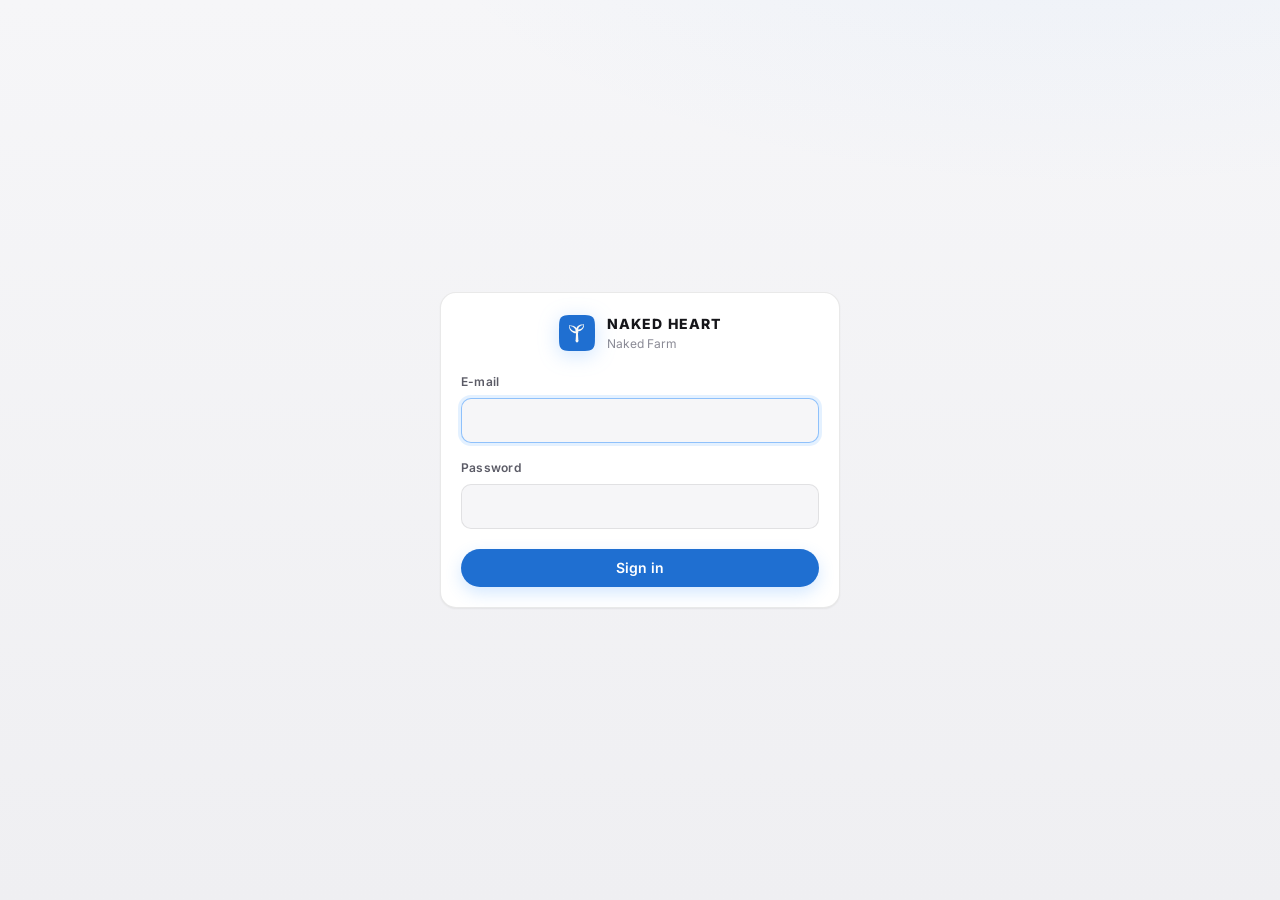
<file: index.html>
<!doctype html>
<html lang="en">
<head>
  <meta charset="utf-8">
  <meta name="viewport" content="width=device-width, initial-scale=1">
  <title>Naked Heart – Run the FarmBox</title>
  <meta name="description" content="Run a FarmBox: people, plans, procedures, crops.">
  <meta name="theme-color" content="#0b0b0d">
  <script>
    // The saved theme before the first paint, so a light console never flashes dark.
    (function () {
      var t = 'system';
      try { t = localStorage.getItem('fbc_theme') || 'system'; } catch (e) {}
      if (t === 'system') t = matchMedia('(prefers-color-scheme: dark)').matches ? 'dark' : 'light';
      document.documentElement.dataset.theme = t === 'light' ? 'light' : 'dark';
      // the zoom of the top bar is gone (19 Nov 2026): the browser's own zoom does it; an old saved one is dropped
      try { localStorage.removeItem('fbc_zoom'); } catch (e) {}
    })();
  </script>
  <link rel="preconnect" href="https://fonts.googleapis.com">
  <link rel="preconnect" href="https://fonts.gstatic.com" crossorigin>
  <link rel="stylesheet" href="https://fonts.googleapis.com/css2?family=Inter:wght@400;500;600;700;800&display=swap">
  <!-- bump ?v when the stylesheet changes: a static host will serve the old one otherwise -->
  <link rel="stylesheet" href="styles.css?v=20261126c">
  <link rel="manifest" href="manifest.json">
  <link rel="icon" href="icons/icon-192.png?v=6" sizes="192x192" type="image/png">
  <link rel="apple-touch-icon" href="icons/apple-touch-icon.png?v=6">
  <meta name="apple-mobile-web-app-capable" content="yes">
  <meta name="apple-mobile-web-app-title" content="Naked Heart">
</head>
<body>

<!-- sign in ─────────────────────────────────────────────────────────────── -->
<main class="signin" id="signin" hidden>
  <form class="card card-pad" id="signinForm">
    <div class="brand">
      <span class="mark" aria-hidden="true"><svg viewBox="0 0 100 100" aria-hidden="true"><path d="M100.00,50.00 L99.83,72.14 L99.31,79.12 L98.44,84.05 L97.20,87.89 L95.58,91.00 L93.53,93.53 L91.00,95.58 L87.89,97.20 L84.05,98.44 L79.12,99.31 L72.14,99.83 L50.00,100.00 L27.86,99.83 L20.88,99.31 L15.95,98.44 L12.11,97.20 L9.00,95.58 L6.47,93.53 L4.42,91.00 L2.80,87.89 L1.56,84.05 L0.69,79.12 L0.17,72.14 L0.00,50.00 L0.17,27.86 L0.69,20.88 L1.56,15.95 L2.80,12.11 L4.42,9.00 L6.47,6.47 L9.00,4.42 L12.11,2.80 L15.95,1.56 L20.88,0.69 L27.86,0.17 L50.00,0.00 L72.14,0.17 L79.12,0.69 L84.05,1.56 L87.89,2.80 L91.00,4.42 L93.53,6.47 L95.58,9.00 L97.20,12.11 L98.44,15.95 L99.31,20.88 L99.83,27.86 Z" fill="var(--brand-tile, #D97757)"/><g fill="#FAF9F5" transform="translate(18.00 16.40) scale(2.6667)"><path d="M13.45,21.00 L13.41,20.36 L13.38,19.71 L13.34,19.07 L13.31,18.43 L13.27,17.79 L13.24,17.14 L13.20,16.50 L13.16,15.86 L13.13,15.21 L13.09,14.57 L13.06,13.93 L13.02,13.29 L12.99,12.64 L12.95,12.00 L11.05,12.00 L11.01,12.64 L10.98,13.29 L10.94,13.93 L10.91,14.57 L10.87,15.21 L10.84,15.86 L10.80,16.50 L10.76,17.14 L10.73,17.79 L10.69,18.43 L10.66,19.07 L10.62,19.71 L10.59,20.36 L10.55,21.00 Z"/><circle cx="12.00" cy="21.00" r="1.45"/><circle cx="12.00" cy="12.00" r="0.95"/><path d="M13.30,11.93 L13.15,11.03 L12.92,10.10 L12.59,9.23 L12.16,8.43 L11.65,7.69 L11.06,7.02 L10.39,6.43 L9.65,5.93 L8.85,5.51 L7.99,5.17 L7.07,4.92 L6.10,4.76 L5.07,4.68 L4.01,4.70 L3.99,5.30 L5.01,5.41 L5.94,5.60 L6.79,5.87 L7.56,6.21 L8.24,6.61 L8.85,7.06 L9.36,7.57 L9.79,8.11 L10.14,8.69 L10.42,9.30 L10.61,9.94 L10.72,10.60 L10.75,11.29 L10.70,12.07 Z"/><circle cx="12.00" cy="12.00" r="1.30"/><circle cx="4.00" cy="5.00" r="0.30"/><path d="M3.70,5.02 L3.70,5.88 L3.80,6.73 L3.98,7.56 L4.26,8.36 L4.64,9.12 L5.11,9.84 L5.67,10.50 L6.33,11.10 L7.07,11.64 L7.90,12.10 L8.82,12.48 L9.81,12.78 L10.87,12.99 L11.95,13.10 L12.05,10.90 L11.05,10.92 L10.16,10.86 L9.33,10.73 L8.55,10.52 L7.83,10.25 L7.18,9.91 L6.58,9.50 L6.04,9.03 L5.57,8.50 L5.16,7.91 L4.82,7.26 L4.57,6.56 L4.39,5.80 L4.30,4.98 Z"/><circle cx="4.00" cy="5.00" r="0.30"/><circle cx="12.00" cy="12.00" r="1.10"/><path d="M13.30,10.07 L13.24,9.39 L13.25,8.81 L13.33,8.25 L13.48,7.71 L13.69,7.20 L13.97,6.72 L14.32,6.26 L14.75,5.83 L15.26,5.44 L15.85,5.10 L16.52,4.81 L17.27,4.57 L18.10,4.40 L19.01,4.30 L18.99,3.70 L18.04,3.67 L17.12,3.73 L16.26,3.85 L15.44,4.05 L14.67,4.33 L13.96,4.69 L13.30,5.12 L12.71,5.62 L12.18,6.20 L11.73,6.85 L11.35,7.56 L11.05,8.32 L10.84,9.14 L10.70,9.93 Z"/><circle cx="12.00" cy="10.00" r="1.30"/><circle cx="19.00" cy="4.00" r="0.30"/><path d="M18.70,3.98 L18.62,4.70 L18.46,5.35 L18.24,5.95 L17.95,6.50 L17.60,6.99 L17.20,7.43 L16.74,7.81 L16.23,8.14 L15.66,8.41 L15.04,8.63 L14.37,8.79 L13.64,8.89 L12.85,8.93 L11.96,8.90 L12.04,11.10 L13.02,11.00 L13.97,10.81 L14.86,10.55 L15.67,10.22 L16.40,9.81 L17.06,9.34 L17.64,8.81 L18.13,8.23 L18.53,7.61 L18.85,6.94 L19.08,6.24 L19.23,5.52 L19.30,4.77 L19.30,4.02 Z"/><circle cx="19.00" cy="4.00" r="0.30"/><circle cx="12.00" cy="10.00" r="1.10"/></g></svg></span>
      <span><b>Naked Heart</b><small>Naked Farm</small></span>
    </div>
    <div class="field" style="margin-bottom:var(--space-4)">
      <label for="si-email">E-mail</label>
      <input id="si-email" type="email" autocomplete="username" required>
    </div>
    <div class="field" style="margin-bottom:var(--space-5)">
      <label for="si-pass">Password</label>
      <input id="si-pass" type="password" autocomplete="current-password" required>
    </div>
    <button class="btn btn-primary" style="width:100%" id="si-go" type="submit">Sign in</button>
    <div class="note bad" id="si-err" hidden style="margin-top:var(--space-4)"></div>
  </form>
</main>

<!-- the console ─────────────────────────────────────────────────────────── -->
<div class="shell" id="shell" hidden>
  <!-- the rail (19 Nov 2026): icons only; the logo and the version on top, the person, the gear and the connection at the foot -->
  <nav class="rail" aria-label="Sections">
    <div class="brand">
      <span class="mark" aria-hidden="true"><svg viewBox="0 0 100 100" aria-hidden="true"><path d="M100.00,50.00 L99.83,72.14 L99.31,79.12 L98.44,84.05 L97.20,87.89 L95.58,91.00 L93.53,93.53 L91.00,95.58 L87.89,97.20 L84.05,98.44 L79.12,99.31 L72.14,99.83 L50.00,100.00 L27.86,99.83 L20.88,99.31 L15.95,98.44 L12.11,97.20 L9.00,95.58 L6.47,93.53 L4.42,91.00 L2.80,87.89 L1.56,84.05 L0.69,79.12 L0.17,72.14 L0.00,50.00 L0.17,27.86 L0.69,20.88 L1.56,15.95 L2.80,12.11 L4.42,9.00 L6.47,6.47 L9.00,4.42 L12.11,2.80 L15.95,1.56 L20.88,0.69 L27.86,0.17 L50.00,0.00 L72.14,0.17 L79.12,0.69 L84.05,1.56 L87.89,2.80 L91.00,4.42 L93.53,6.47 L95.58,9.00 L97.20,12.11 L98.44,15.95 L99.31,20.88 L99.83,27.86 Z" fill="var(--brand-tile, #D97757)"/><g fill="#FAF9F5" transform="translate(18.00 16.40) scale(2.6667)"><path d="M13.45,21.00 L13.41,20.36 L13.38,19.71 L13.34,19.07 L13.31,18.43 L13.27,17.79 L13.24,17.14 L13.20,16.50 L13.16,15.86 L13.13,15.21 L13.09,14.57 L13.06,13.93 L13.02,13.29 L12.99,12.64 L12.95,12.00 L11.05,12.00 L11.01,12.64 L10.98,13.29 L10.94,13.93 L10.91,14.57 L10.87,15.21 L10.84,15.86 L10.80,16.50 L10.76,17.14 L10.73,17.79 L10.69,18.43 L10.66,19.07 L10.62,19.71 L10.59,20.36 L10.55,21.00 Z"/><circle cx="12.00" cy="21.00" r="1.45"/><circle cx="12.00" cy="12.00" r="0.95"/><path d="M13.30,11.93 L13.15,11.03 L12.92,10.10 L12.59,9.23 L12.16,8.43 L11.65,7.69 L11.06,7.02 L10.39,6.43 L9.65,5.93 L8.85,5.51 L7.99,5.17 L7.07,4.92 L6.10,4.76 L5.07,4.68 L4.01,4.70 L3.99,5.30 L5.01,5.41 L5.94,5.60 L6.79,5.87 L7.56,6.21 L8.24,6.61 L8.85,7.06 L9.36,7.57 L9.79,8.11 L10.14,8.69 L10.42,9.30 L10.61,9.94 L10.72,10.60 L10.75,11.29 L10.70,12.07 Z"/><circle cx="12.00" cy="12.00" r="1.30"/><circle cx="4.00" cy="5.00" r="0.30"/><path d="M3.70,5.02 L3.70,5.88 L3.80,6.73 L3.98,7.56 L4.26,8.36 L4.64,9.12 L5.11,9.84 L5.67,10.50 L6.33,11.10 L7.07,11.64 L7.90,12.10 L8.82,12.48 L9.81,12.78 L10.87,12.99 L11.95,13.10 L12.05,10.90 L11.05,10.92 L10.16,10.86 L9.33,10.73 L8.55,10.52 L7.83,10.25 L7.18,9.91 L6.58,9.50 L6.04,9.03 L5.57,8.50 L5.16,7.91 L4.82,7.26 L4.57,6.56 L4.39,5.80 L4.30,4.98 Z"/><circle cx="4.00" cy="5.00" r="0.30"/><circle cx="12.00" cy="12.00" r="1.10"/><path d="M13.30,10.07 L13.24,9.39 L13.25,8.81 L13.33,8.25 L13.48,7.71 L13.69,7.20 L13.97,6.72 L14.32,6.26 L14.75,5.83 L15.26,5.44 L15.85,5.10 L16.52,4.81 L17.27,4.57 L18.10,4.40 L19.01,4.30 L18.99,3.70 L18.04,3.67 L17.12,3.73 L16.26,3.85 L15.44,4.05 L14.67,4.33 L13.96,4.69 L13.30,5.12 L12.71,5.62 L12.18,6.20 L11.73,6.85 L11.35,7.56 L11.05,8.32 L10.84,9.14 L10.70,9.93 Z"/><circle cx="12.00" cy="10.00" r="1.30"/><circle cx="19.00" cy="4.00" r="0.30"/><path d="M18.70,3.98 L18.62,4.70 L18.46,5.35 L18.24,5.95 L17.95,6.50 L17.60,6.99 L17.20,7.43 L16.74,7.81 L16.23,8.14 L15.66,8.41 L15.04,8.63 L14.37,8.79 L13.64,8.89 L12.85,8.93 L11.96,8.90 L12.04,11.10 L13.02,11.00 L13.97,10.81 L14.86,10.55 L15.67,10.22 L16.40,9.81 L17.06,9.34 L17.64,8.81 L18.13,8.23 L18.53,7.61 L18.85,6.94 L19.08,6.24 L19.23,5.52 L19.30,4.77 L19.30,4.02 Z"/><circle cx="19.00" cy="4.00" r="0.30"/><circle cx="12.00" cy="10.00" r="1.10"/></g></svg></span>
      <span class="rail-version" id="topVersion" title="Naked Heart version — Settings › Version log"></span>
    </div>

    <a href="#/dashboard" data-route="dashboard" data-icon="dashboard">Dashboard</a>
    <a href="#/week" data-route="week" data-icon="calendar">Tasks</a>
    <a href="#/grow" data-route="grow" data-icon="sprout">Grow</a>
    <a href="#/ipm" data-route="ipm" data-icon="bug">Scouting</a>
    <a href="#/office" data-route="office" data-icon="clipboard">Office</a>
    <a href="#/maintenance" data-route="maintenance" data-icon="wrench">Maintenance</a>
    <a href="#/farmnet" data-route="farmnet" data-icon="droplet">FarmNet</a>
    <a href="#/connect" data-route="connect" data-icon="cpu">Connections</a>
    <a href="#/farm" data-route="farm" data-icon="farm">Farm setup</a>
    <div class="rail-sep" id="franchisorSep" hidden></div>
    <a href="#/units" data-route="units" data-icon="globe" id="unitsLink" hidden>All FarmBoxes</a>
    <a href="#/roadmap" data-route="roadmap" data-icon="roadmap" id="roadmapLink" hidden>Roadmap</a>

    <div class="rail-foot">
      <button class="rail-me" id="meBtn" type="button" aria-haspopup="menu" aria-expanded="false" aria-controls="meMenu">
        <span id="meAvatar"></span>
      </button>
      <button class="rail-btn" id="settingsBtn" type="button" data-icon="settings" aria-label="Settings" title="Settings"></button>
      <button class="rail-btn net" id="net" type="button" aria-live="polite"></button>
    </div>
    <div class="me-menu card" id="meMenu" role="menu" hidden>
      <b id="whoName"></b><small id="who"></small>
      <span class="pill" id="envPill" hidden></span>
      <button class="btn btn-ghost btn-sm" id="signout" type="button" role="menuitem" data-icon="logout">Sign out</button>
    </div>
  </nav>

  <div class="main">
    <!-- the head (19 Nov 2026): the assistant on top, then the page's tabs with the units, then the page's actions; the page
         scrolls under it. The assistant's height is dragged on its grip and kept per person and screen (assistant.js). -->
    <div class="head" id="head">
      <section class="ai-band" id="aiBand" aria-label="Assistant"></section>
      <!-- the history strip (0.22.00): the operation log as a CAD feature timeline, folded by default (op-strip.js) -->
      <section class="tls-strip" id="tlStrip" aria-label="History of changes"></section>
      <header class="toolbar">
        <nav class="sec-tabs" id="secTabs"></nav>
        <div class="tb-slot" id="tbRefresh"></div>
        <div class="unit-pick" id="unitPick" role="group" aria-label="Which unit" hidden></div>
      </header>
      <div class="actions" id="actions">
        <div class="page-actions" id="pageActions"></div>
        <div class="upd" id="upd" hidden></div>
      </div>
      <div class="offline-bar" id="offlineBar" hidden></div>
    </div>
    <main class="page" id="page"></main>
  </div>
</div>

<script type="importmap">{ "imports": { "three": "https://cdn.jsdelivr.net/npm/three@0.160.0/build/three.module.js", "three/addons/": "https://cdn.jsdelivr.net/npm/three@0.160.0/examples/jsm/" } }</script>
<!-- after the import map, which must come before any module is fetched; the list is checked by scripts/check-console.mjs -->
<!-- modulepreload: the modules app.js imports and theirs; node scripts/check-console.mjs --write-preload -->
<link rel="modulepreload" href="js/api.js">
<link rel="modulepreload" href="js/ui.js">
<link rel="modulepreload" href="js/people.js">
<link rel="modulepreload" href="js/team.js">
<link rel="modulepreload" href="js/week.js">
<link rel="modulepreload" href="js/farm.js">
<link rel="modulepreload" href="js/crops.js">
<link rel="modulepreload" href="js/dashboard.js">
<link rel="modulepreload" href="js/procedures.js">
<link rel="modulepreload" href="js/cropdb.js">
<link rel="modulepreload" href="js/maintenance.js">
<link rel="modulepreload" href="js/purchasing.js">
<link rel="modulepreload" href="js/prices.js">
<link rel="modulepreload" href="js/reports.js">
<link rel="modulepreload" href="js/network.js">
<link rel="modulepreload" href="js/roadmap.js">
<link rel="modulepreload" href="js/presentations.js">
<link rel="modulepreload" href="js/slideplayer.js">
<link rel="modulepreload" href="js/issues.js">
<link rel="modulepreload" href="js/operations.js">
<link rel="modulepreload" href="js/feedback.js">
<link rel="modulepreload" href="js/scouting.js">
<link rel="modulepreload" href="js/treatments.js">
<link rel="modulepreload" href="js/harvest.js">
<link rel="modulepreload" href="js/update.js">
<link rel="modulepreload" href="js/cameras.js">
<link rel="modulepreload" href="js/timeline.js">
<link rel="modulepreload" href="js/orders.js">
<link rel="modulepreload" href="js/customers.js">
<link rel="modulepreload" href="js/yield.js">
<link rel="modulepreload" href="js/hours.js">
<link rel="modulepreload" href="js/money.js">
<link rel="modulepreload" href="js/gallery.js">
<link rel="modulepreload" href="js/forecast.js">
<link rel="modulepreload" href="js/validation.js">
<link rel="modulepreload" href="js/baskets.js">
<link rel="modulepreload" href="js/connect.js">
<link rel="modulepreload" href="js/farmnet3d.js">
<link rel="modulepreload" href="js/farmnet.js">
<link rel="modulepreload" href="js/assistant.js">
<link rel="modulepreload" href="js/op-strip.js">
<link rel="modulepreload" href="js/live.js">
<link rel="modulepreload" href="js/catalog.js">
<link rel="modulepreload" href="js/families.js">
<link rel="modulepreload" href="js/settings.js">
<link rel="modulepreload" href="js/farm-time.js">
<link rel="modulepreload" href="js/team-ai.js">
<link rel="modulepreload" href="js/team/index.js">
<link rel="modulepreload" href="js/team/state.js">
<link rel="modulepreload" href="js/week/index.js">
<link rel="modulepreload" href="js/weather.js">
<link rel="modulepreload" href="js/registry.js">
<link rel="modulepreload" href="js/procedure-edit.js">
<link rel="modulepreload" href="js/crop-edit.js">
<link rel="modulepreload" href="js/product.js">
<link rel="modulepreload" href="js/cases.js">
<link rel="modulepreload" href="js/op-actions.js">
<link rel="modulepreload" href="js/scouting/index.js">
<link rel="modulepreload" href="js/kinds.js">
<link rel="modulepreload" href="js/timeline/index.js">
<link rel="modulepreload" href="js/farmnet/overview.js">
<link rel="modulepreload" href="js/farmnet/control.js">
<link rel="modulepreload" href="js/farmnet/irrigation.js">
<link rel="modulepreload" href="js/farmnet/sensors.js">
<link rel="modulepreload" href="js/farmnet/shell.js">
<link rel="modulepreload" href="js/assistant-local.js">
<link rel="modulepreload" href="js/assistant-shape.js">
<link rel="modulepreload" href="js/ai-build-ui.js">
<link rel="modulepreload" href="js/op-glyphs.js">
<link rel="modulepreload" href="js/op-history.js">
<link rel="modulepreload" href="js/assistant-settings.js">
<link rel="modulepreload" href="js/aicost.js">
<!-- /modulepreload -->
<script type="module" src="js/app.js?v=20261126c"></script>
<script>
  // Installable, and it still opens when the signal drops between the
  // office and the container. The worker is network-first, so being
  // installed never means running last week's code.
  if ('serviceWorker' in navigator) {
    addEventListener('load', () => navigator.serviceWorker.register('sw.js').catch(() => {}));
  }
</script>
</body>
</html>
</file>
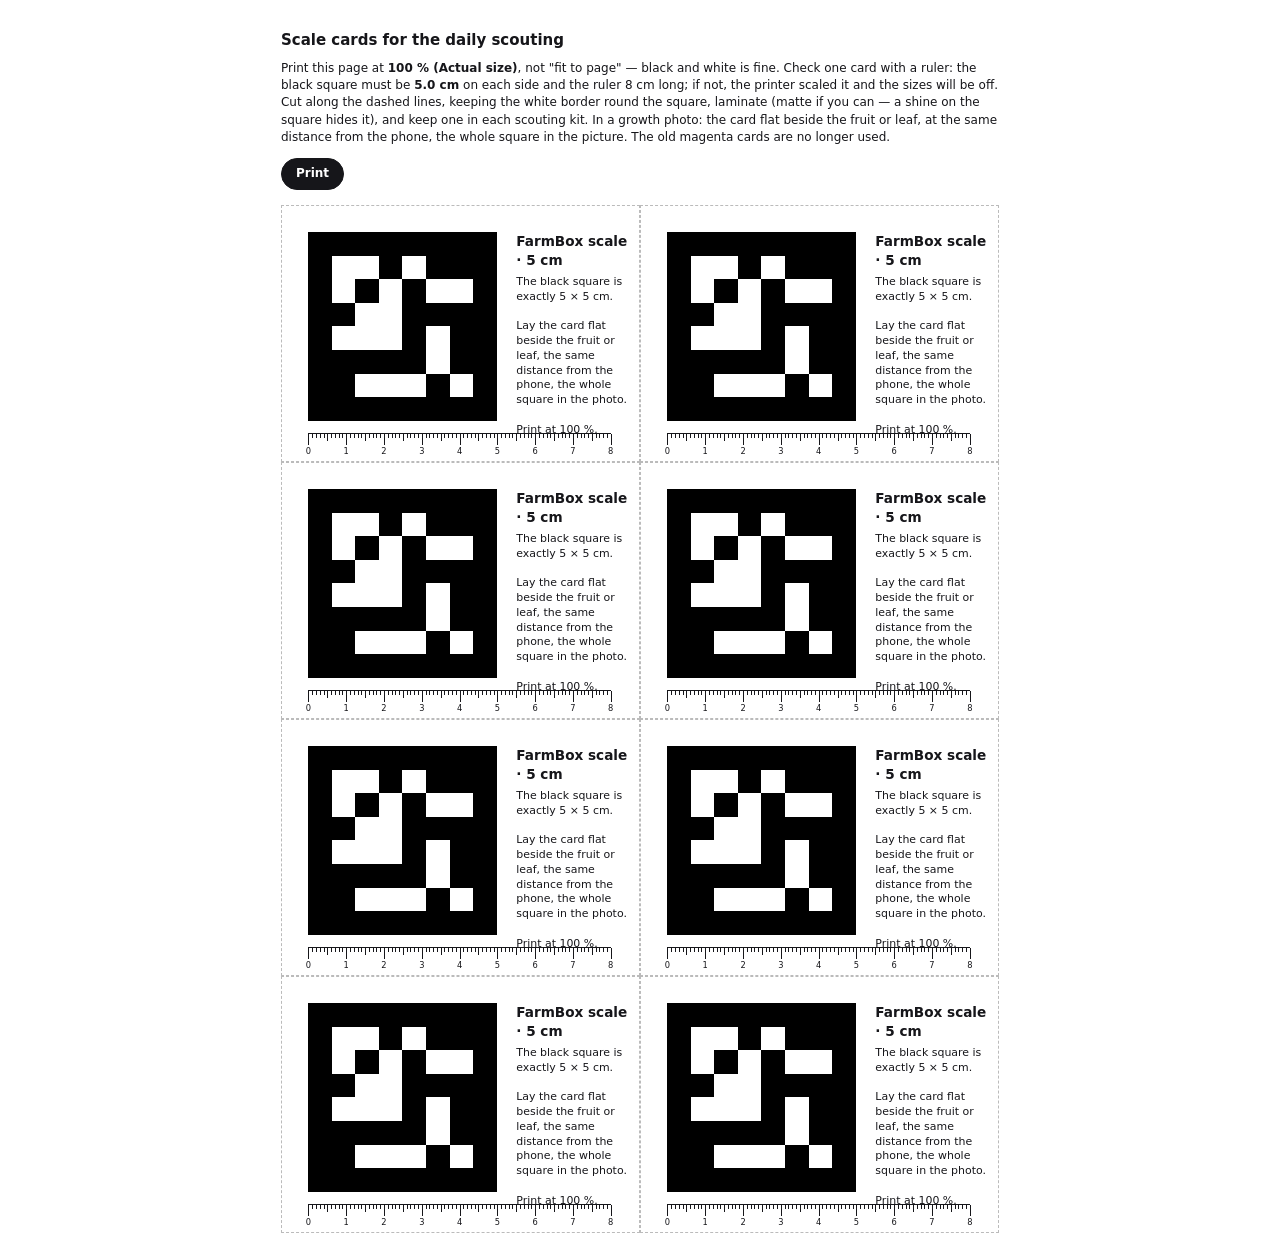
<file: scale-card.html>
<!doctype html>
<html lang="en">
<head>
<meta charset="utf-8">
<meta name="viewport" content="width=device-width, initial-scale=1">
<title>Scale cards</title>
<!-- The daily scouting's scale card (console 0.7.172, Naked Brain 0.11.69): a printed marker (ArUco MIP 36h12,
     id 0) whose black square is exactly 50 mm. The phone finds its four corners in any light, corrects for a
     tilted card and turns two taps into millimetres. Print at 100 %, check with a ruler, laminate (matte).
     It replaces the magenta square of 0.7.153, which the phone no longer looks for. -->
<style>
  @page { size: A4 portrait; margin: 10mm; }
  * { box-sizing: border-box; }
  html, body { margin: 0; background: #fff; color: #16161a; font-family: Inter, system-ui, sans-serif; }
  .how { max-width: 190mm; margin: 8mm auto 4mm; font-size: 12px; line-height: 1.45; }
  .how b { font-size: 15px; display: block; margin-bottom: 2mm; }
  .how button { font: inherit; font-weight: 700; padding: 6px 14px; border-radius: 999px; border: 1px solid #16161a; background: #16161a; color: #fff; cursor: pointer; }
  .sheet { width: 190mm; margin: 0 auto; display: grid; grid-template-columns: 95mm 95mm; grid-auto-rows: 68mm; }
  .card { position: relative; width: 95mm; height: 68mm; border: 0.2mm dashed #bbb; }
  .mk { position: absolute; left: 7mm; top: 7mm; width: 50mm; height: 50mm; display: block;
        -webkit-print-color-adjust: exact; print-color-adjust: exact; }
  .txt { position: absolute; left: 62mm; top: 7mm; right: 3mm; font-size: 2.9mm; line-height: 1.35; }
  .txt b { display: block; font-size: 3.6mm; margin-bottom: 1.5mm; }
  .ruler { position: absolute; left: 7mm; top: 60mm; width: 80mm; height: 6mm; border-top: 0.25mm solid #16161a; }
  .ruler i { position: absolute; top: 0; width: 0.2mm; background: #16161a; }
  .ruler em { position: absolute; top: 3.2mm; font-style: normal; font-size: 2.2mm; transform: translateX(-50%); }
  @media print { .how { display: none; } .sheet { margin: 0; } }
</style>
</head>
<body>
<div class="how">
  <b>Scale cards for the daily scouting</b>
  Print this page at <b style="display:inline;font-size:inherit">100 % (Actual size)</b>, not "fit to page" — black and white is fine.
  Check one card with a ruler: the black square must be <b style="display:inline;font-size:inherit">5.0 cm</b> on each side and the ruler 8 cm long;
  if not, the printer scaled it and the sizes will be off. Cut along the dashed lines, keeping the white border round the square,
  laminate (matte if you can — a shine on the square hides it), and keep one in each scouting kit.
  In a growth photo: the card flat beside the fruit or leaf, at the same distance from the phone, the whole square in the picture.
  The old magenta cards are no longer used.
  <p><button onclick="print()">Print</button></p>
</div>
<div class="sheet" id="sheet"></div>
<script>
  // ArUco MIP 36h12, marker 0: 6 × 6 data cells inside a one-cell black border (8 × 8 cells = 50 mm)
  const BITS = '110100101011011000111010000010011101';
  const marker = () => {
    let s = '<svg class="mk" xmlns="http://www.w3.org/2000/svg" viewBox="0 0 8 8" shape-rendering="crispEdges"><rect width="8" height="8" fill="#000"/>';
    for (let y = 0; y < 6; y++) for (let x = 0; x < 6; x++)
      if (BITS[y * 6 + x] === '1') s += `<rect x="${x + 1}" y="${y + 1}" width="1" height="1" fill="#fff"/>`;
    return s + '</svg>';
  };
  const sheet = document.getElementById('sheet');
  for (let n = 0; n < 8; n++) {
    const c = document.createElement('div'); c.className = 'card';
    c.innerHTML = marker() +
      '<div class="txt"><b>FarmBox scale · 5 cm</b>The black square is exactly 5 × 5 cm.<br><br>Lay the card flat beside the fruit or leaf, the same distance from the phone, the whole square in the photo.<br><br>Print at 100 %.</div>';
    const r = document.createElement('div'); r.className = 'ruler';
    for (let mm = 0; mm <= 80; mm++) {
      const t = document.createElement('i');
      t.style.left = mm + 'mm'; t.style.height = (mm % 10 === 0 ? 3 : mm % 5 === 0 ? 2 : 1.1) + 'mm';
      r.append(t);
      if (mm % 10 === 0) { const e = document.createElement('em'); e.style.left = mm + 'mm'; e.textContent = mm / 10; r.append(e); }
    }
    c.append(r);
    sheet.append(c);
  }
</script>
</body>
</html>
</file>
<file: styles.css>
/* ═══════════════════════════════════════════════════════════════════════════
   Naked Heart (was Naked Console, FarmBox Console) — dark studio skin
   A near-black ground, graphite cards and one orange accent for what you press
   and where you are. Green, amber, red and blue carry state and nothing else.
   The token names are still Naked Farm UI v1's, so every page restyles from
   this block and a skin can still replace it.
   ═══════════════════════════════════════════════════════════════════════════ */

:root {
  color-scheme: dark;
  --text-xs: 0.75rem; --text-sm: 0.875rem; --text-base: 0.9375rem;
  --text-lg: 1.125rem; --text-xl: 1.5rem; --text-2xl: 1.75rem;
  --space-1: 0.25rem; --space-2: 0.5rem; --space-3: 0.75rem; --space-4: 1rem;
  --space-5: 1.25rem; --space-6: 1.5rem; --space-8: 2rem; --space-10: 2.5rem;
  --radius-sm: 0.5rem; --radius-md: 0.625rem; --radius-lg: 1rem; --radius-xl: 1.25rem;
  --radius-full: 9999px;
  --font-body: 'Inter', system-ui, -apple-system, 'Segoe UI', sans-serif;
  --transition: 180ms cubic-bezier(0.16, 1, 0.3, 1);
  --rail: 60px;

  --bg: #0b0b0d;
  --bg-grad: radial-gradient(1100px 480px at 85% -12%, rgba(76,159,254,0.07), transparent 62%),
             linear-gradient(180deg, #0d0d10 0%, #0a0a0c 100%);
  --rail-bg: #0f0f12;
  --surface: #161619; --surface-2: #1b1b1f; --surface-offset: #202025;
  --field-bg: #111114;
  --border: rgba(255,255,255,0.07); --border-strong: rgba(255,255,255,0.14);
  --divider: rgba(255,255,255,0.06);
  --text: #f4f4f5; --text-muted: #a1a1aa; --text-faint: #6b6b74; --text-inverse: #ffffff;
  --primary: #4c9ffe; --primary-hover: #6fb2ff;
  --accent: #4c9ffe; --accent-soft: rgba(76,159,254,0.14); --brand-tile: #2f86ee; --accent-ink: #ffffff;
  --accent-grad: linear-gradient(135deg, #63abff 0%, #2f86ee 100%);
  --coral: #f43f5e; --coral-soft: rgba(244,63,94,0.14); --lavender-soft: rgba(96,165,250,0.13);
  --ink: #232328; --ink-text: #fafafa; --ink-muted: rgba(250,250,250,0.6);
  --info: #7fb0ff; --info-bg: rgba(59,130,246,0.16);
  --success: #34d399; --success-bg: rgba(52,211,153,0.13);
  --error: #fb7185; --error-bg: rgba(244,63,94,0.14);
  --warning: #fbbf24; --warning-bg: rgba(251,191,36,0.13);
  /* two names newer rules use (review 13 Oct 2026): they were never defined, so each rule fell back to a colour of its own */
  --danger: var(--error); --warn: var(--warning);
  --fam-ag-bg: rgba(52,211,153,0.12); --fam-ag-fg: #34d399;
  --fam-mt-bg: rgba(96,165,250,0.13); --fam-mt-fg: #7fb0ff;
  --fam-of-bg: rgba(251,191,36,0.12); --fam-of-fg: #fbbf24;
  --shadow-sm: 0 1px 2px rgba(0,0,0,0.35);
  --shadow-md: 0 10px 28px rgba(0,0,0,0.45);
  --shadow-lg: 0 24px 60px rgba(0,0,0,0.6);
  --shadow-accent: 0 6px 18px rgba(76,159,254,0.32);
  --hover: rgba(255,255,255,0.04); --row-hover: rgba(255,255,255,0.025);
  --chip: rgba(255,255,255,0.06); --track: rgba(255,255,255,0.06); --track-soft: rgba(255,255,255,0.03);
  --closed-bg: #131316; --topbar-bg: rgba(11,11,13,0.72); --scrollbar: #2b2b31;
  --ring-admin: #d4d4d8;
}

* { box-sizing: border-box; }
html { -webkit-font-smoothing: antialiased; scrollbar-color: var(--scrollbar) transparent; }
body {
  margin: 0; min-height: calc(100dvh ); font-family: var(--font-body);
  font-size: var(--text-base); line-height: 1.55; color: var(--text);
  background: var(--bg); background-image: var(--bg-grad);
  background-attachment: fixed;
}
h1, h2, h3, h4 { margin: 0; line-height: 1.2; text-wrap: balance; }
button, input, select, textarea { font: inherit; color: inherit; }
[hidden] { display: none !important; }
:focus-visible { outline: 2px solid var(--accent); outline-offset: 2px; }
::selection { background: rgba(76,159,254,0.35); }

/* ── shell ───────────────────────────────────────────────────────────────── */
.shell { display: grid; grid-template-columns: var(--rail) 1fr; min-height: calc(100dvh ); }

.rail {
  display: flex; flex-direction: column; gap: 2px;
  padding: var(--space-5) var(--space-3) var(--space-4);
  border-right: 1px solid var(--border);
  background: var(--rail-bg);
  position: sticky; top: 0; height: calc(100dvh ); overflow-y: auto;
}
.brand { display: flex; align-items: center; gap: var(--space-3);
  padding: 0 var(--space-2); margin-bottom: var(--space-5); }
.brand .mark {
  width: 36px; height: 36px; flex: 0 0 auto; display: block;
  filter: drop-shadow(0 4px 10px rgba(76,159,254,0.28));
}
.brand .mark svg { width: 36px; height: 36px; display: block; }
.brand b { display: block; font-size: var(--text-sm); font-weight: 800;
  letter-spacing: 0.08em; text-transform: uppercase; }
.brand small { display: block; color: var(--text-faint); font-size: var(--text-xs); }

.rail a {
  display: flex; align-items: center; gap: var(--space-3);
  padding: 8px 10px; border-radius: var(--radius-md);
  color: var(--text-muted); text-decoration: none; font-size: var(--text-sm);
  font-weight: 500; transition: background var(--transition), color var(--transition);
}
.rail a svg { width: 18px; height: 18px; flex: 0 0 auto; color: var(--text-faint);
  transition: color var(--transition); }
.rail a:hover { background: var(--hover); color: var(--text); }
.rail a:hover svg { color: var(--text-muted); }
.rail a[aria-current="page"] { background: var(--surface-offset); color: var(--text);
  font-weight: 600; box-shadow: inset 0 0 0 1px var(--border); }
.rail a[aria-current="page"] svg { color: var(--accent); }
.rail a[aria-disabled="true"] { opacity: 0.45; pointer-events: none; }
.rail a .later { margin-left: auto; font-size: 10px; font-weight: 700; letter-spacing: 0.06em;
  text-transform: uppercase; color: var(--text-faint); }
.rail-foot { margin-top: auto; padding: var(--space-4) var(--space-2) 0;
  border-top: 1px solid var(--divider); font-size: var(--text-xs); color: var(--text-faint); }

.main { min-width: 0; display: flex; flex-direction: column; }
.page { padding: var(--space-6) var(--space-8) var(--space-10); }
.page-head { display: flex; align-items: flex-end; gap: var(--space-4); margin-bottom: var(--space-5); flex-wrap: wrap; }
.page-head h1 { font-size: var(--text-lg); font-weight: 650; letter-spacing: -0.01em; }
.page-head p { margin: var(--space-1) 0 0; color: var(--text-faint); max-width: 68ch; font-size: var(--text-sm); }
.page-head .spacer { flex: 1; }

/* ── controls ────────────────────────────────────────────────────────────── */
.btn {
  display: inline-flex; align-items: center; justify-content: center; gap: var(--space-2);
  min-height: 38px; padding: 0 var(--space-4); border-radius: var(--radius-full);
  border: 1px solid var(--border); background: var(--surface-2); color: var(--text);
  font-size: var(--text-sm); font-weight: 600; cursor: pointer; text-decoration: none;
  transition: background var(--transition), border-color var(--transition), transform var(--transition);
  white-space: nowrap;
}
.btn:hover { background: var(--surface-offset); border-color: var(--border-strong); }
.btn:active { transform: scale(0.985); }
.btn:disabled { opacity: 0.45; cursor: not-allowed; }
.btn svg { width: 16px; height: 16px; }
.btn-primary { background: var(--primary); color: var(--text-inverse); border-color: transparent;
  box-shadow: var(--shadow-accent); }
.btn-primary:hover { background: var(--primary-hover); border-color: transparent; }
.btn-accent { background: var(--accent-soft); color: var(--accent); border-color: rgba(76,159,254,0.35); }
.btn-accent:hover { background: rgba(76,159,254,0.22); border-color: rgba(76,159,254,0.5); }
.btn-danger { background: var(--coral-soft); color: var(--error); border-color: transparent; }
.btn-danger:hover { background: color-mix(in srgb, var(--error) 24%, transparent); border-color: transparent; }
.btn-sm { min-height: 30px; padding: 0 var(--space-3); font-size: var(--text-xs); }
.btn-ghost { background: transparent; box-shadow: none; border-color: transparent; color: var(--text-muted); }
.btn-ghost:hover { background: var(--hover); border-color: transparent; color: var(--text); }
.btn-icon { width: 32px; min-height: 32px; padding: 0; border-radius: 9px; flex: 0 0 auto; }

.field { display: flex; flex-direction: column; gap: 6px; }
.field > label { font-size: var(--text-xs); font-weight: 600; color: var(--text-muted);
  letter-spacing: 0.02em; }
.field input, .field select, .field textarea {
  width: 100%; padding: 10px 12px; border: 1px solid var(--border);
  border-radius: var(--radius-md); background: var(--field-bg); color: var(--text);
  transition: border-color var(--transition), box-shadow var(--transition);
}
.field select {
  appearance: none; padding-right: 34px; cursor: pointer;
  background-image: url("data:image/svg+xml,%3Csvg xmlns='http://www.w3.org/2000/svg' width='14' height='14' viewBox='0 0 24 24' fill='none' stroke='%23a1a1aa' stroke-width='2' stroke-linecap='round' stroke-linejoin='round'%3E%3Cpath d='m6 9 6 6 6-6'/%3E%3C/svg%3E");
  background-repeat: no-repeat; background-position: right 12px center;
}
.field select option { background: var(--surface); color: var(--text); }
.field input::placeholder { color: var(--text-faint); }
.field input:hover, .field select:hover { border-color: var(--border-strong); }
.field input:focus, .field select:focus { border-color: rgba(76,159,254,0.6); outline: none;
  box-shadow: 0 0 0 3px rgba(76,159,254,0.15); }
.field .hint { font-size: var(--text-xs); color: var(--text-faint); }
.field.bad input { border-color: var(--coral); background: var(--coral-soft); }
.grid2 { display: grid; grid-template-columns: 1fr 1fr; gap: var(--space-4); }
.grid3 { display: grid; grid-template-columns: repeat(3, 1fr); gap: var(--space-4); }
.row { display: flex; gap: var(--space-2); align-items: center; flex-wrap: wrap; }

.card { background: var(--surface); border: 1px solid var(--border);
  border-radius: var(--radius-lg); }
.card-pad { padding: var(--space-5); }

/* ── people table ────────────────────────────────────────────────────────── */
.table-wrap { overflow-x: auto; }
.table-wrap table, table.people { width: 100%; border-collapse: collapse; min-width: 780px; }
.table-wrap th, table.people th {
  text-align: left; font-size: 11px; font-weight: 600; letter-spacing: 0.08em;
  text-transform: uppercase; color: var(--text-faint);
  padding: var(--space-3) var(--space-4); border-bottom: 1px solid var(--border);
  white-space: nowrap;
}
.table-wrap td, table.people td { padding: var(--space-3) var(--space-4); border-bottom: 1px solid var(--divider);
  vertical-align: middle; font-size: var(--text-sm); }
.table-wrap tr:last-child td, table.people tr:last-child td { border-bottom: none; }
.table-wrap tr.off td, table.people tr.off td { opacity: 0.5; }
.table-wrap tbody tr:hover, table.people tbody tr:hover { background: var(--row-hover); }
th.right, td.right { text-align: right; }
.who { display: flex; align-items: center; gap: var(--space-3); }
.who b { font-weight: 600; }
.who small { display: block; color: var(--text-faint); font-size: var(--text-xs); }
.acts { display: flex; gap: 6px; justify-content: flex-end; }

/* faces: a photo when there is one, initials underneath while it loads or
   when there is no signal. The ring says the role. */
.avatar { width: 36px; height: 36px; border-radius: var(--radius-full); flex: 0 0 auto;
  display: grid; place-items: center; overflow: hidden; position: relative;
  font-weight: 700; font-size: var(--text-xs); letter-spacing: 0.02em;
  background: var(--surface-offset); color: var(--text-muted);
  box-shadow: 0 0 0 2px var(--surface); }
.avatar img { width: 100%; height: 100%; object-fit: cover; display: block; }
/* the silhouette of a person with no picture: head and shoulders in the role's colour */
.avatar .face { width: 100%; height: 100%; display: block; opacity: .85; }
.avatar .face svg { width: 100%; height: 100%; display: block; }
.avatar.sm { width: 26px; height: 26px; font-size: 10px; }
.avatar.xs { width: 18px; height: 18px; box-shadow: none; }
/* the G1's face: where the AI speaks (0.7.239) */
.avatar.g1 { background: #e3f6fa; box-shadow: inset 0 0 0 1px rgba(27, 191, 168, .45); display: inline-grid; vertical-align: middle; }
.avatar.g1 svg { width: 100%; height: 100%; display: block; }
.avatar.crop { border-radius: 10px; overflow: hidden; }
.avatar.crop img { width: 100%; height: 100%; object-fit: cover; display: block; }
.avatar.crop.lg { width: 72px; height: 72px; font-size: 22px; border-radius: 14px; }
.cropdb-name { display: inline-flex; align-items: center; gap: 10px; }
.avatar.lg { width: 44px; height: 44px; font-size: var(--text-sm); }
.avatar.r-farm_admin { background: var(--surface-offset); color: var(--text); }
.avatar.r-farm_manager { background: var(--accent-soft); color: var(--accent); }
.avatar.r-farm_assistant { background: var(--success-bg); color: var(--success); }
.avatar.has-photo.r-farm_admin { box-shadow: 0 0 0 2px var(--surface), 0 0 0 3.5px var(--ring-admin); }
.avatar.has-photo.r-farm_manager { box-shadow: 0 0 0 2px var(--surface), 0 0 0 3.5px var(--accent); }
.avatar.has-photo.r-farm_assistant { box-shadow: 0 0 0 2px var(--surface), 0 0 0 3.5px var(--success); }
.avatars { display: flex; align-items: center; }
/* nobody's picture: the silhouette in the person's own colour (0.7.226), whatever the role */
.avatar.no-photo { background: color-mix(in srgb, hsl(var(--ph, 220) var(--ps, 60%) var(--pl, 48%)) 24%, var(--surface));
  color: hsl(var(--ph, 220) var(--ps, 60%) var(--pl, 48%)); }
.avatar.no-photo .face { opacity: 1; }
.avatars .avatar + .avatar { margin-left: -8px; }
.avatars .avatar.more { background: var(--surface-offset); color: var(--text-muted); font-size: 10px; }
.assignees { display: flex; align-items: center; gap: var(--space-2); min-width: 0; }
.assignees small { color: var(--text-muted); font-size: var(--text-xs);
  white-space: nowrap; overflow: hidden; text-overflow: ellipsis; max-width: 22ch; }

.pill { display: inline-flex; align-items: center; gap: 5px; padding: 3px 10px;
  border-radius: var(--radius-full); font-size: var(--text-xs); font-weight: 600;
  background: var(--chip); color: var(--text-muted); white-space: nowrap; }
.pill.ok { background: var(--success-bg); color: var(--success); }
.pill.warn { background: var(--warning-bg); color: var(--warning); }
.pill.bad { background: var(--error-bg); color: var(--error); }
.pill.info { background: var(--info-bg); color: var(--info); }
.pill.trap-check { justify-self: start; align-self: flex-start; max-width: 100%; white-space: normal; cursor: help; }
.tm-hfig.excluded img { opacity: 0.45; }

/* connected / offline, top right (app.js) */
.pill.net { border: 0; font-family: inherit; cursor: pointer; }
.pill.net:disabled { cursor: default; opacity: 1; }
.pill.net svg { width: 14px; height: 14px; flex: none; }
.pill.net.is-online svg { color: var(--success); }
.pill.net.is-connecting svg { color: var(--accent); animation: netPulse 1s ease-in-out infinite alternate; }
/* the fill runs for CONNECT_GAP (api.js, 1500 ms) per attempt */
.net-bar { width: 56px; height: 5px; border-radius: var(--radius-full);
  background: var(--track); overflow: hidden; }
.net-bar i { display: block; width: 0; height: 100%; border-radius: inherit;
  background: var(--accent); transition: width 1500ms linear; }
@keyframes netPulse { from { opacity: 1; } to { opacity: 0.35; } }
@media (prefers-reduced-motion: reduce) {
  .pill.net.is-connecting svg { animation: none; }
  .net-bar i { transition: none; }
}
.offline-bar {
  padding: var(--space-2) var(--space-8);
  background: var(--warning-bg); color: var(--warning);
  font-size: var(--text-sm); font-weight: 600;
  border-bottom: 1px solid var(--border);
}
/* update: the progress bar between Connected and the gear (update.js); the offer is the card at the bottom */
.upd { display: flex; align-items: center; gap: var(--space-2); min-width: 0; }
.upd-bar { width: 120px; height: 6px; flex: none; border-radius: var(--radius-full);
  background: var(--chip); overflow: hidden; }
.upd-bar i { display: block; width: 0; height: 100%; border-radius: inherit;
  background: var(--accent); transition: width 280ms ease-out; }
.upd small { font-size: var(--text-xs); color: var(--text-muted); white-space: nowrap; }
@media (prefers-reduced-motion: reduce) { .upd-bar i { transition: none; } }
@media (max-width: 900px) { .upd small { display: none; } .upd-bar { width: 72px; } }
@media (max-width: 600px) {
  .pill.net span { position: absolute; width: 1px; height: 1px; overflow: hidden; clip: rect(0 0 0 0); }
  .offline-bar { padding-inline: var(--space-4); }
}
.chip.fam-Agriculture { background: var(--fam-ag-bg); color: var(--fam-ag-fg); border-color: transparent; }
.chip.fam-Maintenance { background: var(--fam-mt-bg); color: var(--fam-mt-fg); border-color: transparent; }
.chip.fam-Office { background: var(--fam-of-bg); color: var(--fam-of-fg); border-color: transparent; }

/* ── responsibility picker ───────────────────────────────────────────────── */
.resp { display: flex; flex-direction: column; gap: var(--space-4); }
.resp-fam { border: 1px solid var(--border); border-radius: var(--radius-md);
  background: var(--surface-2); overflow: hidden; }
.resp-fam > header { display: flex; align-items: center; gap: var(--space-3);
  padding: var(--space-3) var(--space-4); border-bottom: 1px solid var(--border); }
.resp-fam > header b { font-size: var(--text-sm); }
.resp-fam > header .count { margin-left: auto; font-size: var(--text-xs); color: var(--text-faint); }
.resp-cats { display: flex; flex-wrap: wrap; gap: var(--space-2); padding: var(--space-3) var(--space-4); }
.toggle { display: inline-flex; align-items: center; gap: 6px; padding: 5px 12px;
  border-radius: var(--radius-full); border: 1px solid var(--border);
  background: var(--field-bg); font-size: var(--text-xs); font-weight: 600;
  color: var(--text-muted); cursor: pointer; }
.toggle:hover { border-color: var(--border-strong); color: var(--text); }
.toggle[aria-pressed="true"] { background: var(--accent); border-color: var(--accent);
  color: var(--accent-ink); }
.toggle.all[aria-pressed="true"] { background: var(--text); border-color: var(--text); color: var(--bg); }

/* ── drawer ──────────────────────────────────────────────────────────────── */
.scrim { position: fixed; inset: 0; background: rgba(0,0,0,0.6); backdrop-filter: blur(2px);
  z-index: 40; animation: fade var(--transition); }
.drawer {
  position: fixed; top: 0; right: 0; bottom: 0; width: min(560px, 100vw);
  background: var(--surface); border-left: 1px solid var(--border);
  box-shadow: var(--shadow-lg); z-index: 41; display: flex; flex-direction: column;
  animation: slide var(--transition);
}
.drawer > header { display: flex; align-items: center; gap: var(--space-3);
  padding: var(--space-5) var(--space-6); border-bottom: 1px solid var(--border); }
.drawer > header h2 { font-size: var(--text-lg); font-weight: 650; }
.drawer > header .spacer { flex: 1; }
.drawer > footer .spacer { flex: 1; }   /* what stands before it goes left (Delete, Remove), the rest stays right */
.drawer .body { flex: 1; overflow-y: auto; padding: var(--space-6);
  display: flex; flex-direction: column; gap: var(--space-5); }
.drawer > footer { display: flex; gap: var(--space-2); justify-content: flex-end;
  padding: var(--space-4) var(--space-6); border-top: 1px solid var(--border);
  background: var(--surface-2); }
@keyframes fade { from { opacity: 0 } }
@keyframes slide { from { transform: translateX(14px); opacity: 0 } }
@media (prefers-reduced-motion: reduce) {
  * { animation-duration: 1ms !important; transition-duration: 1ms !important; }
}

.sec-title { font-size: var(--text-sm); font-weight: 600; color: var(--text); letter-spacing: -0.005em; }
.note { padding: var(--space-3) var(--space-4); border-radius: var(--radius-md);
  background: var(--surface-2); border: 1px solid var(--border);
  color: var(--text-muted); font-size: var(--text-sm); }
.note.warn { background: var(--warning-bg); border-color: rgba(251,191,36,0.2); color: var(--warning); }
.note.bad { background: var(--error-bg); border-color: rgba(244,63,94,0.22); color: var(--error); }
.hint { font-size: var(--text-xs); color: var(--text-faint); }
.mono { font-family: ui-monospace, 'SF Mono', 'Cascadia Mono', Menlo, monospace; font-size: var(--text-xs);
  letter-spacing: 0.02em; color: var(--text-muted); }

/* ── sign in ─────────────────────────────────────────────────────────────── */
.signin { min-height: calc(100dvh ); display: grid; place-items: center; padding: var(--space-6); }
.signin .card { width: min(400px, 100%); box-shadow: var(--shadow-lg); }
.signin .brand { justify-content: center; }

/* ── misc ────────────────────────────────────────────────────────────────── */
.empty { text-align: center; padding: var(--space-10) var(--space-6); color: var(--text-faint); }
.empty h3 { font-size: var(--text-lg); margin-bottom: var(--space-2); color: var(--text); }
.empty-state { text-align: center; padding: var(--space-6) var(--space-4); color: var(--text-faint); font-size: var(--text-sm); }
.empty-state p { margin: 0 0 var(--space-3); }
.empty-state p:last-child { margin-bottom: 0; }
.toast { position: fixed; bottom: var(--space-6); left: 50%; transform: translateX(-50%);
  z-index: 70; padding: var(--space-3) var(--space-5); border-radius: var(--radius-full);
  background: var(--ink); color: var(--ink-text); box-shadow: var(--shadow-lg);
  border: 1px solid var(--border); font-size: var(--text-sm); font-weight: 600; }
.toast.bad { background: #be123c; color: #fff; }
.toast.ok { background: #047857; color: #fff; }
.spin { display: inline-block; width: 14px; height: 14px; border-radius: 50%;
  border: 2px solid currentColor; border-top-color: transparent;
  animation: sp 700ms linear infinite; }
@keyframes sp { to { transform: rotate(360deg) } }

@media (max-width: 900px) {
  .page { padding-left: var(--space-4); padding-right: var(--space-4); }
  .grid2, .grid3 { grid-template-columns: 1fr; }
}

/* ── the 2D plot: one tile per growing position ──────────────────────────── */
.plot { display: grid; gap: 6px; padding: var(--space-4);
  grid-template-columns: repeat(auto-fill, minmax(108px, 1fr)); }
.plot-tile {
  display: flex; flex-direction: column; gap: 1px; align-items: flex-start;
  padding: var(--space-2) var(--space-3); min-height: 74px; text-align: left;
  border: 1px solid var(--border); border-left: 3px solid var(--border);
  border-radius: var(--radius-md); background: var(--surface-2); color: var(--text);
  font: inherit; cursor: pointer; overflow: hidden;
  transition: transform var(--transition), background var(--transition);
}
.plot-tile:hover { transform: translateY(-1px); background: var(--surface-offset); }
.plot-tile.fam-ag { background: var(--fam-ag-bg); border-left-color: var(--fam-ag-fg); }
.plot-tile.fam-mt { background: var(--fam-mt-bg); border-left-color: var(--fam-mt-fg); }
.plot-tile.fam-of { background: var(--fam-of-bg); border-left-color: var(--fam-of-fg); }
.plot-tile.is-empty { background: transparent; border-style: dashed;
  border-left-style: solid; border-left-color: var(--text-faint); }
/* a proposal is not a fact yet: show it as an outline, not a fill */
.plot-tile.is-proposed { background: var(--surface); border-style: dashed; }
.plot-code { font-size: 10px; font-weight: 700; letter-spacing: .06em;
  text-transform: uppercase; color: var(--text-faint); font-variant-numeric: tabular-nums; }
.plot-crop { font-size: var(--text-sm); font-weight: 600; line-height: 1.2;
  overflow: hidden; text-overflow: ellipsis; white-space: nowrap; max-width: 100%; }
.plot-when { font-size: var(--text-xs); color: var(--text-muted); }

/* ── dashboard (§7.1) ─────────────────────────────────────────────────────
   Tiles first, because the page is scanned rather than read: the number is
   the biggest thing in each one, and the tinted icon says whether to act.
   The sentence under the number says it again, so colour is never the only
   signal. */
.row > .spacer { flex: 1; }
.row > .hint, .card-pad > .hint { font-size: var(--text-xs); color: var(--text-faint); }

/* Cape Town Market, week by week (prices.js) */
.mk-intro { padding: 0 var(--space-5) var(--space-3); margin-top: calc(-1 * var(--space-2)); max-width: 95ch; }
.mk-up { color: var(--success); font-variant-numeric: tabular-nums; }
.mk-down { color: var(--error); font-variant-numeric: tabular-nums; }
.mk-spark { display: block; overflow: visible; }
.mk-spark polyline { fill: none; stroke: var(--accent); stroke-width: 1.6; stroke-linejoin: round; stroke-linecap: round; }
.mk-spark circle { fill: var(--accent); }

/* the weather tile, two tiles wide at the end of the tiles (weather.js): now and its wind ·
   today and tomorrow · where, when and the links. One wide when the grid has one column. */
.tile.wx-tile { grid-column: span 2; display: grid; align-items: start;
  grid-template-columns: minmax(0, 1fr) minmax(0, 1.2fr); gap: 12px 16px; }
.tile.wx-tile.is-note { display: flex; }
.tile.wx-tile .tile-icon { background: var(--info-bg); color: var(--info); }
.wx-now { display: flex; align-items: flex-start; gap: 14px; min-width: 0; }
.wx-wind { display: flex; align-items: center; gap: 5px; margin-top: 4px;
  font-size: var(--text-xs); color: var(--text-muted); font-variant-numeric: tabular-nums; }
.wx-arrow { display: inline-grid; place-items: center; width: 14px; height: 14px; flex: none; color: var(--accent); }
.wx-arrow svg { width: 13px; height: 13px; stroke-width: 2.4; }
.wx-days { display: grid; grid-template-columns: repeat(2, minmax(0, 1fr)); gap: var(--space-2); }
.wx-day { display: flex; flex-direction: column; gap: 2px; padding: 8px 10px; border-radius: 10px;
  background: var(--surface-2); font-size: var(--text-xs); color: var(--text-muted);
  font-variant-numeric: tabular-nums; min-width: 0; }
.wx-day-top { display: flex; align-items: center; justify-content: space-between; color: var(--text-muted); }
.wx-day-top svg { width: 18px; height: 18px; color: var(--info); }
.wx-day b { color: var(--text); font-weight: 600; }
.wx-rain { color: var(--info); white-space: nowrap; }
.wx-dw { display: flex; align-items: center; gap: 3px; color: var(--text); white-space: nowrap; }
.wx-dw small { color: var(--text-faint); font-size: 10px; }
.wx-foot { grid-column: 1 / -1; display: flex; flex-wrap: wrap; align-items: center; gap: 4px var(--space-3);
  padding-top: 10px; border-top: 1px solid var(--divider); font-size: var(--text-xs); color: var(--text-faint); }
.wx-place { display: inline-flex; align-items: center; gap: 4px; padding: 0; border: 0; background: none;
  font: inherit; font-size: var(--text-xs); font-weight: 600; color: var(--text); cursor: pointer; }
.wx-place:hover span { text-decoration: underline; }
.wx-place svg { width: 12px; height: 12px; color: var(--text-faint); }
.wx-when.is-old { color: var(--warning); }
.wx-links { display: inline-flex; flex-wrap: wrap; gap: 4px var(--space-3); margin-left: auto; }
.wx-links a { display: inline-flex; align-items: center; gap: 3px; font-size: var(--text-xs);
  font-weight: 600; color: var(--accent); text-decoration: none; }
.wx-links a:hover span { text-decoration: underline; }
.wx-links svg { width: 11px; height: 11px; }
.row > .wx-links { margin-left: 0; }
.wx-actions { display: flex; flex-wrap: wrap; gap: var(--space-2); margin-top: var(--space-3); }
/* the town search, on the tile and on Farm setup */
.wx-picker { display: flex; flex-direction: column; gap: var(--space-2); margin-top: var(--space-2); }
.wx-form { display: flex; flex-wrap: wrap; align-items: flex-end; gap: var(--space-2); }
.wx-form .field { flex: 1; min-width: 170px; max-width: 360px; }
.wx-results { display: flex; flex-wrap: wrap; gap: var(--space-2); }
.wx-results small { margin-left: 6px; font-weight: 400; color: var(--text-faint); }
@container (max-width: 520px) {
  .tile.wx-tile { grid-column: auto; grid-template-columns: minmax(0, 1fr); }
}

.tiles { container-type: inline-size; display: grid; gap: var(--space-3); margin-bottom: var(--space-4);
  grid-template-columns: repeat(auto-fill, minmax(230px, 1fr)); }
.tile { display: flex; align-items: flex-start; gap: 14px;
  padding: 18px; border: 1px solid var(--border);
  border-radius: var(--radius-lg); background: var(--surface);
  color: var(--text); text-decoration: none; min-width: 0;
  transition: transform var(--transition), border-color var(--transition), background var(--transition); }
.tile.cam-tile { grid-column: span 2; position: relative; padding: 0; overflow: hidden; background: #000;
  min-height: 140px; border-color: var(--border); }
.cam-screen { position: absolute; inset: 0; }
.cam-screen iframe { width: 100%; height: 100%; border: 0; display: block; }
.cam-bar { position: absolute; left: 0; right: 0; top: 0; display: flex; align-items: center; gap: 6px;
  padding: 8px 10px; background: linear-gradient(rgba(0,0,0,.55), transparent); pointer-events: none; }
.cam-name { color: #fff; font-size: var(--text-xs); font-weight: 600; }
.cam-btn { pointer-events: auto; border: 1px solid rgba(255,255,255,.35); background: rgba(0,0,0,.35); color: #fff;
  border-radius: 999px; padding: 2px 10px; font-size: var(--text-xs); text-decoration: none; cursor: pointer; }
.cam-btn[hidden] { display: none; }
@container (max-width: 520px) { .tile.cam-tile { grid-column: auto; aspect-ratio: 32 / 9; min-height: 0; } }
a.tile:hover { transform: translateY(-1px); border-color: var(--border-strong); background: var(--surface-2); }
a.tile:focus-visible { outline: 2px solid var(--accent); outline-offset: 2px; }
.tile-icon { width: 44px; height: 44px; border-radius: 12px; flex: 0 0 auto;
  display: grid; place-items: center; background: var(--accent-soft); color: var(--accent);
  box-shadow: inset 0 0 0 1px rgba(255,255,255,0.04); }
.tile-icon svg { width: 20px; height: 20px; }
.tile.ok .tile-icon   { background: var(--success-bg); color: var(--success); }
.tile.warn .tile-icon { background: var(--warning-bg); color: var(--warning); }
.tile.bad .tile-icon  { background: var(--error-bg); color: var(--error); }
.tile.info .tile-icon { background: var(--info-bg); color: var(--info); }
.tile-body { display: flex; flex-direction: column; gap: 1px; min-width: 0; flex: 1; }
.tile-value { font-size: var(--text-2xl); font-weight: 700; line-height: 1.1;
  letter-spacing: -0.02em; font-variant-numeric: tabular-nums; }
.tile.bad .tile-value { color: var(--error); }
.tile-label { font-size: var(--text-sm); font-weight: 500; color: var(--text-muted); margin-top: 2px; }
.tile-sub { font-size: var(--text-xs); color: var(--text-faint); }
.tile-list { list-style: none; margin: var(--space-2) 0 0; padding: var(--space-2) 0 0;
  border-top: 1px solid var(--divider); display: flex; flex-direction: column; gap: 1px; }
.tile-list li { font-size: var(--text-xs); color: var(--text-muted);
  overflow: hidden; text-overflow: ellipsis; white-space: nowrap; }
.tile-list li.more { color: var(--text-faint); font-style: italic; }
.tile-fams { display: flex; gap: var(--space-3); margin-top: var(--space-2);
  flex-wrap: wrap; }
.fam-dot { display: inline-flex; align-items: center; gap: 5px;
  font-size: var(--text-xs); color: var(--text-muted);
  font-variant-numeric: tabular-nums; }
.fam-dot i { width: 8px; height: 8px; border-radius: 2px;
  background: var(--text-faint); }
.fam-dot.fam-ag i { background: var(--fam-ag-fg); }
.fam-dot.fam-mt i { background: var(--fam-mt-fg); }
.fam-dot.fam-of i { background: var(--fam-of-fg); }

/* the week: seven columns, each as tall as its own contents */
.week-strip { display: grid; gap: 1px; background: var(--divider);
  grid-template-columns: repeat(7, minmax(0, 1fr));
  border-top: 1px solid var(--divider);
  border-radius: 0 0 var(--radius-lg) var(--radius-lg); overflow: hidden; }
.day { background: var(--surface); padding: var(--space-3);
  display: flex; flex-direction: column; gap: var(--space-2); min-width: 0; }
.day.closed { background: var(--closed-bg); }
.day.today { box-shadow: inset 0 2px 0 var(--accent);
  background: linear-gradient(180deg, rgba(76,159,254,0.07), transparent 60%), var(--surface); }
.day-head { display: flex; align-items: baseline; gap: var(--space-2); }
.day-name { font-size: var(--text-xs); font-weight: 600; letter-spacing: .04em;
  text-transform: uppercase; color: var(--text-muted); }
.day.today .day-name { color: var(--accent); }
.day-count { font-size: var(--text-xs); color: var(--text-faint);
  font-variant-numeric: tabular-nums; margin-left: auto; }
.ev { display: flex; flex-direction: column; padding: var(--space-2);
  border-radius: var(--radius-sm); font-size: var(--text-xs); min-width: 0; }
/* a crop name wraps rather than being cut off: in a seventh of the width
   "Arugula — Rocket" and "Arugula — Astro" would both read as "Arugula…" */
.ev b { font-weight: 600; overflow: hidden; display: -webkit-box;
  -webkit-line-clamp: 2; -webkit-box-orient: vertical; overflow-wrap: break-word; }
.ev span { color: var(--text-muted); overflow: hidden; text-overflow: ellipsis;
  white-space: nowrap; }
.ev.harvest { background: var(--fam-ag-bg); color: var(--fam-ag-fg); }
.ev.harvest span { color: var(--fam-ag-fg); opacity: .75; }
.ev.transplant { background: var(--lavender-soft); color: var(--info); }
.ev.transplant span { color: var(--info); opacity: .75; }
.ev.none { color: var(--text-faint); font-style: italic; padding: 0; }
.ev.more { color: var(--text-muted); text-decoration: none; padding: 2px 0;
  font-weight: 600; }
.ev.more:hover { color: var(--text); text-decoration: underline; }

/* how full each bay is */
.bar-list { padding: var(--space-3) var(--space-5) var(--space-5); display: flex;
  flex-direction: column; gap: var(--space-4); }
.bar-row { display: grid; grid-template-columns: 130px 1fr 64px;
  gap: var(--space-4); align-items: center; }
.bar-name { font-size: var(--text-sm); font-weight: 500;
  overflow: hidden; text-overflow: ellipsis; white-space: nowrap; }
.bar-track { position: relative; height: 8px; border-radius: var(--radius-full);
  background: var(--track); overflow: hidden; }
.bar-fill { position: absolute; inset: 0 auto 0 0; background: var(--accent-grad);
  border-radius: var(--radius-full); }
/* a proposal is not a plant: hatched, not filled */
.bar-proposed { position: absolute; inset: 0 auto 0 0; border-radius: var(--radius-full);
  background: repeating-linear-gradient(45deg, var(--text-muted) 0 2px,
              transparent 2px 5px); opacity: .45; }
.bar-num { font-size: var(--text-xs); color: var(--text-muted); text-align: right;
  font-variant-numeric: tabular-nums; }

@media (max-width: 900px) {
  .week-strip { grid-template-columns: repeat(2, minmax(0, 1fr)); }
  .bar-row { grid-template-columns: 90px 1fr 56px; }
}

/* ── the update card ──────────────────────────────────────────────────────
   Bottom right, out of the way of the rail and of anything being read. */
.update-card { position: fixed; right: var(--space-5); bottom: var(--space-5);
  z-index: 60; display: flex; align-items: center; gap: var(--space-3);
  max-width: min(460px, calc(100vw - 2 * var(--space-5)));
  padding: var(--space-3) var(--space-4);
  background: var(--ink); color: var(--ink-text); border: 1px solid var(--border-strong);
  border-radius: var(--radius-lg); box-shadow: var(--shadow-lg);
  animation: fbPop 240ms cubic-bezier(0.16, 1, 0.3, 1); }
.update-mark { color: var(--accent); font-size: 1.1rem; }
.update-text { display: flex; flex-direction: column; gap: 1px; min-width: 0; }
.update-text b { font-size: var(--text-sm); font-weight: 700; }
.update-text span { font-size: var(--text-xs); color: var(--ink-muted); }
.update-card .btn-primary { background: var(--accent); color: #fff; border-color: transparent; }
.update-card .btn-primary:hover { background: var(--primary-hover); }
.update-card .btn-ghost { color: var(--ink-muted); }
.update-card .btn-ghost:hover { color: var(--ink-text); background: rgba(255,255,255,0.08); }
.update-done { position: fixed; right: var(--space-5); bottom: var(--space-5); z-index: 60;
  padding: var(--space-2) var(--space-4); background: var(--ink); color: var(--ink-text);
  border-radius: var(--radius-full); font-size: var(--text-sm); font-weight: 600;
  box-shadow: var(--shadow-lg); animation: fbPop 240ms cubic-bezier(0.16, 1, 0.3, 1); }
@keyframes fbPop { from { opacity: 0; transform: translateY(8px); } to { opacity: 1; transform: none; } }
@media (prefers-reduced-motion: reduce) { .update-card, .update-done { animation: none; } }

/* ── the library and register screens ─────────────────────────────────────
   Filters as chips, facts as label/value pairs in a drawer, a checklist as a
   numbered list. Nothing here is a card: they are all one table. */
.chips { display: flex; flex-wrap: wrap; gap: var(--space-2); }
.chip { padding: var(--space-1) var(--space-3); border-radius: var(--radius-full);
  border: 1px solid var(--border); background: var(--surface-2); color: var(--text-muted);
  font: inherit; font-size: var(--text-xs); font-weight: 600; cursor: pointer;
  transition: background var(--transition), color var(--transition); }
span.chip { cursor: default; }
.chip:hover { background: var(--surface-offset); color: var(--text); }
.chip.on { background: var(--primary); color: var(--text-inverse); border-color: transparent; }

.tag { display: inline-block; padding: 2px var(--space-2); border-radius: 6px;
  font-size: 11px; font-weight: 600; background: var(--chip);
  color: var(--text-muted); }
.tag.fam-ag { background: var(--fam-ag-bg); color: var(--fam-ag-fg); }
.tag.fam-mt { background: var(--fam-mt-bg); color: var(--fam-mt-fg); }
.tag.fam-of { background: var(--fam-of-bg); color: var(--fam-of-fg); }
/* sub-families: one hue each (subFamilyTag in ui.js), readable in both themes */
.tag.sub, .chip.sub { background: hsl(var(--h) 70% 50% / 0.16); color: hsl(var(--h) 75% 72%);
  border-color: transparent; }
:root[data-theme="light"] .tag.sub, :root[data-theme="light"] .chip.sub {
  background: hsl(var(--h) 70% 45% / 0.13); color: hsl(var(--h) 65% 30%); }

.facts { display: grid; grid-template-columns: repeat(auto-fill, minmax(160px, 1fr));
  gap: var(--space-3); margin-bottom: var(--space-5); }
.fact { display: flex; flex-direction: column; gap: 1px; }
.fact-k { font-size: 11px; letter-spacing: .06em; text-transform: uppercase;
  color: var(--text-faint); font-weight: 700; }
.fact-v { font-size: var(--text-sm); font-weight: 600; }

.steps { margin: 0 0 var(--space-5); padding-left: var(--space-5);
  display: flex; flex-direction: column; gap: var(--space-3); }
.steps li b { font-weight: 600; }
.step-meta { font-size: var(--text-xs); color: var(--text-faint); margin-top: 2px; }

/* maintenance: a machine and the routines under it */
.asset-list { display: flex; flex-direction: column; }
.asset { padding: var(--space-3) var(--space-4); border-bottom: 1px solid var(--divider); }
.asset:last-child { border-bottom: none; }
.asset-head { display: flex; align-items: center; gap: var(--space-3);
  margin-bottom: var(--space-2); flex-wrap: wrap; }
.asset-head .spacer { flex: 1; }
.rule { display: flex; align-items: center; gap: var(--space-3); flex-wrap: wrap;
  padding: var(--space-2) 0 var(--space-2) var(--space-4);
  border-left: 2px solid var(--border); margin-left: var(--space-2);
  font-size: var(--text-sm); }
.rule .spacer { flex: 1; }
.rule.overdue { border-left-color: var(--error); }
.rule.off { opacity: .5; }
.rule-name { font-weight: 600; }

/* small state colours, shared by the tables */
.up { color: var(--success); font-weight: 600; }
.down { color: var(--error); font-weight: 600; }
.now { font-weight: 700; }
.warn-row td { background: var(--warning-bg); }

/* the network table's occupancy bar */
.mini-wrap { display: flex; align-items: center; gap: var(--space-2);
  justify-content: flex-end; font-variant-numeric: tabular-nums; }
.mini-bar { width: 56px; height: 6px; border-radius: var(--radius-full);
  background: var(--track); overflow: hidden; }
.mini-bar > div { height: 100%; background: var(--accent-grad); border-radius: var(--radius-full); }

textarea { width: 100%; font: inherit; padding: var(--space-3);
  border: 1px solid var(--border); border-radius: var(--radius-md);
  background: var(--field-bg); color: var(--text); resize: vertical; }
textarea:focus { outline: 2px solid var(--accent); outline-offset: 1px; }

/* ── the crop calendar (dashboard) ────────────────────────────────────────
   One card, three windows. Harvest green, transplant blue, sowing amber, the
   same three everywhere the card draws them, with a legend at its foot. */
.cal-head { display: flex; align-items: center; gap: var(--space-3); flex-wrap: wrap;
  padding: var(--space-4) var(--space-5); }
.cal-head .spacer { flex: 1; }
.cal-head .hint { margin-top: 2px; }
.cal-controls { display: flex; align-items: center; gap: var(--space-2); flex-wrap: wrap; }
.cal-controls .field select { padding-block: 5px; min-width: 230px; font-size: var(--text-sm); }
.seg { display: inline-flex; gap: 2px; padding: 3px; border-radius: var(--radius-full);
  background: var(--field-bg); border: 1px solid var(--border); }
.seg-btn { border: 0; background: transparent; color: var(--text-muted); cursor: pointer;
  font: inherit; font-size: var(--text-xs); font-weight: 600; padding: 5px 13px;
  border-radius: var(--radius-full); transition: background var(--transition), color var(--transition); }
.seg-btn:hover { color: var(--text); }
.seg-btn[aria-pressed="true"] { background: var(--accent); color: var(--accent-ink); }
.cal-body { border-top: 1px solid var(--divider); }
.cal-body > .week-strip { border-top: 0; border-radius: 0; }
.cal-note { margin: var(--space-4); }
.cal-legend { display: flex; align-items: center; gap: var(--space-4); flex-wrap: wrap;
  padding: var(--space-3) var(--space-5); border-top: 1px solid var(--divider);
  font-size: var(--text-xs); color: var(--text-faint); }
.cal-legend .spacer { flex: 1; }
.cal-legend > span { display: inline-flex; align-items: center; gap: 6px; }
.cal-legend i { width: 8px; height: 8px; border-radius: 2px; }
.cal-legend .harvest i { background: var(--fam-ag-fg); }
.cal-legend .transplant i { background: var(--info); }
.cal-legend .sow i { background: var(--warning); }
.ev.sow { background: var(--warning-bg); color: var(--warning); }
.ev.sow span { color: var(--warning); opacity: .75; }

.month-grid { display: grid; grid-template-columns: repeat(7, minmax(0, 1fr));
  gap: 1px; background: var(--divider); }
.mg-dow { background: var(--surface); padding: var(--space-2) var(--space-3);
  font-size: 11px; font-weight: 600; letter-spacing: .06em; text-transform: uppercase;
  color: var(--text-faint); }
.mg-day { background: var(--surface); border: 0; min-height: 96px; min-width: 0;
  padding: var(--space-2); display: flex; flex-direction: column; align-items: flex-start;
  gap: 3px; text-align: left; color: var(--text); font: inherit; cursor: pointer;
  transition: background var(--transition); }
.mg-day:hover { background: var(--surface-2); }
.mg-day.closed { background: var(--closed-bg); }
.mg-day.closed:hover { background: var(--surface-2); }
.mg-day.out { opacity: .38; }
.mg-day.today { box-shadow: inset 0 2px 0 var(--accent);
  background: linear-gradient(180deg, rgba(76,159,254,0.07), transparent 70%), var(--surface); }
.mg-num { font-size: var(--text-xs); font-weight: 600; color: var(--text-muted);
  font-variant-numeric: tabular-nums; margin-bottom: 2px; }
.mg-day.today .mg-num { color: var(--accent); }
.mc { display: block; max-width: 100%; padding: 1px 6px; border-radius: 5px;
  font-size: 11px; font-weight: 600; white-space: nowrap; overflow: hidden;
  text-overflow: ellipsis; font-variant-numeric: tabular-nums; }
.mc.harvest { background: var(--fam-ag-bg); color: var(--fam-ag-fg); }
.mc.transplant { background: var(--info-bg); color: var(--info); }
.mc.sow { background: var(--warning-bg); color: var(--warning); }
.mc.seedlings { background: var(--info-bg, rgba(59,130,246,.14)); color: var(--info, #3b82f6); }

.year-chart { display: grid; grid-template-columns: repeat(12, minmax(0, 1fr));
  gap: var(--space-2); padding: var(--space-4) var(--space-4) var(--space-3); }
.yc-month { display: flex; flex-direction: column; align-items: stretch; gap: 5px;
  padding: var(--space-2) 4px; border: 0; border-radius: var(--radius-md);
  background: transparent; color: var(--text); font: inherit; cursor: pointer; min-width: 0;
  transition: background var(--transition); }
.yc-month:hover { background: var(--surface-2); }
.yc-kg { font-size: 11px; font-weight: 600; color: var(--text-muted); text-align: center;
  white-space: nowrap; overflow: hidden; text-overflow: ellipsis; font-variant-numeric: tabular-nums; }
.yc-track { height: 150px; display: flex; align-items: flex-end; justify-content: center;
  background: var(--track-soft); border-radius: 8px; overflow: hidden; }
.yc-bar { width: 58%; background: linear-gradient(180deg, #6ee7b7 0%, var(--fam-ag-fg) 100%);
  border-radius: 6px 6px 0 0; }
.yc-name { font-size: var(--text-xs); font-weight: 600; color: var(--text-muted); text-align: center; }
.yc-month.now .yc-name { color: var(--accent); }
.yc-month.now .yc-track { box-shadow: inset 0 0 0 1px rgba(76,159,254,0.35); }
.yc-sub { display: flex; flex-direction: column; align-items: center; gap: 1px;
  min-height: 30px; font-size: 10.5px; font-variant-numeric: tabular-nums; }
.yc-sub .t { color: var(--info); }
.yc-sub .s { color: var(--warning); }

@media (max-width: 900px) {
  .cal-controls .field select { min-width: 0; }
  .year-chart { grid-template-columns: repeat(6, minmax(0, 1fr)); }
  .mg-day { min-height: 68px; }
  .mc { font-size: 10px; padding-inline: 4px; }
}

/* ── light: the same console in daylight ──────────────────────────────────
   White cards on a pale grey ground, the orange a shade deeper so it holds up
   on white, and the state colours darkened for contrast. Chosen in Settings;
   index.html sets data-theme before the first paint. */
:root[data-theme="light"] {
  color-scheme: light;
  --bg: #f3f3f5;
  --bg-grad: radial-gradient(1100px 480px at 85% -12%, rgba(76,159,254,0.06), transparent 62%),
             linear-gradient(180deg, #f6f6f8 0%, #efeff2 100%);
  --rail-bg: #ffffff;
  --surface: #ffffff; --surface-2: #f8f8fa; --surface-offset: #efeff3;
  --field-bg: #f6f6f8;
  --border: rgba(17,17,20,0.09); --border-strong: rgba(17,17,20,0.18);
  --divider: rgba(17,17,20,0.07);
  --text: #16161a; --text-muted: #5b5b66; --text-faint: #8a8a95; --text-inverse: #ffffff;
  --primary: #1f6fd1; --primary-hover: #185bb0;
  --accent: #1f6fd1; --accent-soft: rgba(31,111,209,0.11); --brand-tile: #1f6fd1; --accent-ink: #ffffff;
  --accent-grad: linear-gradient(135deg, #63abff 0%, #2f86ee 100%);
  --coral: #e11d48; --coral-soft: rgba(225,29,72,0.10); --lavender-soft: rgba(37,99,235,0.10);
  --info: #2563eb; --info-bg: rgba(37,99,235,0.10);
  --success: #047857; --success-bg: rgba(5,150,105,0.11);
  --error: #e11d48; --error-bg: rgba(225,29,72,0.09);
  --warning: #b45309; --warning-bg: rgba(217,119,6,0.13);
  --fam-ag-bg: rgba(5,150,105,0.10); --fam-ag-fg: #047857;
  --fam-mt-bg: rgba(37,99,235,0.10); --fam-mt-fg: #1d4ed8;
  --fam-of-bg: rgba(217,119,6,0.12); --fam-of-fg: #b45309;
  --shadow-sm: 0 1px 2px rgba(17,17,20,0.06);
  --shadow-md: 0 10px 28px rgba(17,17,20,0.08);
  --shadow-lg: 0 24px 60px rgba(17,17,20,0.16);
  --shadow-accent: 0 6px 16px rgba(76,159,254,0.24);
  --hover: rgba(17,17,20,0.045); --row-hover: rgba(17,17,20,0.025);
  --chip: rgba(17,17,20,0.06); --track: rgba(17,17,20,0.07); --track-soft: rgba(17,17,20,0.035);
  --closed-bg: #f7f7f9; --topbar-bg: rgba(243,243,245,0.82); --scrollbar: #cfcfd6;
  --ring-admin: #3f3f46;
}
:root[data-theme="light"] .yc-bar { background: linear-gradient(180deg, #34d399 0%, #059669 100%); }
:root[data-theme="light"] .card, :root[data-theme="light"] .tile { box-shadow: var(--shadow-sm); }

/* ── settings (the gear) ──────────────────────────────────────────────────
   Grouped lists, one setting per row: what it is on the left, its control on
   the right. The Notion syncs are cards, because each has a preview to show. */
.drawer.settings { width: min(600px, 100vw); }
.drawer.settings .body { gap: var(--space-6); }
.set-sec { display: flex; flex-direction: column; gap: var(--space-2); }
.set-title { font-size: 11px; font-weight: 600; letter-spacing: .1em; text-transform: uppercase;
  color: var(--text-faint); padding-left: 2px; }
.set-list { display: flex; flex-direction: column; border: 1px solid var(--border);
  border-radius: var(--radius-lg); background: var(--surface-2); overflow: hidden; }
.set-list > :not([hidden]) ~ :not([hidden]) { border-top: 1px solid var(--divider); }
.set-row { display: flex; align-items: center; gap: var(--space-4); flex-wrap: wrap;
  padding: var(--space-3) var(--space-4); }
.set-text { flex: 1; min-width: 180px; display: flex; flex-direction: column; gap: 1px; }
.set-text b { font-size: var(--text-sm); font-weight: 600; }
.set-text small { font-size: var(--text-xs); color: var(--text-faint); line-height: 1.45; }
.set-row .field select { min-width: 170px; padding-block: 6px; font-size: var(--text-sm); }
.seg-btn { display: inline-flex; align-items: center; gap: 6px; }
.seg-btn svg { width: 14px; height: 14px; }
.switch { position: relative; width: 40px; height: 22px; flex: 0 0 auto; padding: 0;
  border-radius: var(--radius-full); border: 1px solid var(--border); background: var(--track);
  cursor: pointer; transition: background var(--transition); }
.switch::after { content: ''; position: absolute; top: 2px; left: 2px; width: 16px; height: 16px;
  border-radius: 50%; background: var(--text-muted);
  transition: transform var(--transition), background var(--transition); }
.switch[aria-checked="true"] { background: var(--accent); border-color: transparent; }
.switch[aria-checked="true"]::after { transform: translateX(18px); background: #fff; }
.set-list > .note { margin: var(--space-3) var(--space-4); border: 0; }
.sync-card { padding: var(--space-4); display: flex; flex-direction: column; gap: var(--space-3); }
.sync-head { display: flex; align-items: flex-start; gap: var(--space-3); }
.sync-icon { width: 36px; height: 36px; border-radius: 10px; flex: 0 0 auto; display: grid;
  place-items: center; background: var(--accent-soft); color: var(--accent); }
.sync-icon svg { width: 18px; height: 18px; }
.sync-acts { display: flex; align-items: center; gap: var(--space-2); flex-wrap: wrap; }
.sync-acts .spacer { flex: 1; }
.sync-out { display: flex; flex-direction: column; gap: var(--space-2); }
.sync-sum { font-size: var(--text-sm); color: var(--text); }
.sync-lines { margin: 0; padding: var(--space-2) var(--space-3); list-style: none;
  border-radius: var(--radius-md); background: var(--field-bg); border: 1px solid var(--border);
  font-family: ui-monospace, 'Cascadia Mono', Menlo, monospace; font-size: 11.5px;
  color: var(--text-muted); display: flex; flex-direction: column; gap: 2px;
  max-height: 220px; overflow: auto; }
.sync-lines li.more { font-style: italic; color: var(--text-faint); }
.pw-form { display: grid; grid-template-columns: 1fr 1fr auto; gap: var(--space-2);
  align-items: center; padding: var(--space-3) var(--space-4); }
.btn-danger svg { width: 14px; height: 14px; }
@media (max-width: 600px) {
  .pw-form { grid-template-columns: 1fr; }
  .set-row .field select { min-width: 0; }
}

/* People › the picture in the Add/Edit form (0.9.1) */
.avatar.photo-preview { width: 64px; height: 64px; font-size: var(--text-base); margin-right: var(--space-2); }
.photo-steps { margin: var(--space-2) 0 0; padding-left: 1.4em; }
.photo-steps li { margin: 2px 0; }
/* Settings › Version log (0.7.33) */
.rel-row .set-text { gap: 3px; }
.rel-v { display: inline-block; min-width: 3.6em; font-variant-numeric: tabular-nums; color: var(--text-muted); }
.rel-v.current { color: var(--accent); }
.rel-meta { font-size: 11px !important; }
/* version number, top right (0.7.34) */

.phase-links { margin: 0 0 var(--space-3) 28px; display: flex; flex-direction: column; gap: 4px; }
.phase-link { flex-wrap: nowrap; font-size: var(--text-xs); }
.phase-link-title { flex: 1; min-width: 0; overflow: hidden; text-overflow: ellipsis; white-space: nowrap; }
.phase-link.add select { font-size: var(--text-xs); padding-block: 4px; max-width: 320px; }
.hint.warn, span.warn { color: var(--warning, #e0a020); }

/* Crop database: families, rows that open to the cycle (0.7.58) */
.cropdb { display: flex; flex-direction: column; gap: 6px; }
.cropdb-fam { display: flex; align-items: center; gap: 8px; margin: var(--space-4) 0 var(--space-1); font-size: var(--text-sm); }
.cropdb-fam i { width: 10px; height: 10px; border-radius: 50%; display: inline-block; }
.cropdb-row { background: var(--surface); border: 1px solid var(--border); border-radius: var(--radius-lg, 12px); }
.cropdb-row > summary { display: flex; align-items: center; gap: var(--space-4); padding: var(--space-3) var(--space-4); cursor: pointer; list-style: none; }
.cropdb-row > summary::-webkit-details-marker { display: none; }
.cropdb-row > summary > span:first-child { flex: 1; min-width: 0; }
.cropdb-right { display: flex; align-items: center; gap: var(--space-3); font-size: var(--text-xs); white-space: nowrap; }
.cropdb-row[open] > summary { border-bottom: 1px solid var(--divider); }
.cropdb-body { padding: var(--space-3) var(--space-4) var(--space-4); }
.cropdb-tools { margin-bottom: var(--space-3); }
.cropdb-phase { display: grid; grid-template-columns: 150px 1fr; gap: var(--space-4); padding: var(--space-2) 0; border-top: 1px dashed var(--divider); font-size: var(--text-sm); }
.cropdb-procs { display: flex; flex-direction: column; gap: 4px; }
.cropdb-proc a { color: var(--text); text-decoration: none; border-bottom: 1px dotted var(--text-faint); }
.cropdb-proc a:hover { color: var(--accent); }
.cropdb-proc-edit { flex-wrap: nowrap; font-size: var(--text-xs); }
.cropdb-proc-edit select { flex: 1; min-width: 0; font-size: var(--text-xs); padding-block: 4px; }
.cropdb-positions { display: flex; flex-wrap: wrap; gap: 6px 14px; align-items: center; }
.cropdb-pos { display: inline-flex; align-items: center; gap: 4px; font-size: var(--text-sm); cursor: pointer; }
@media (max-width: 700px) { .cropdb-phase { grid-template-columns: 1fr; } .cropdb-right .pill { display: none; } }

/* Weekly plan: the positions under a grouped task (0.7.59) */
.week-positions { font-size: 11px; color: var(--text-faint); margin-top: 2px; }

/* Crop database: counts, Crops | Procedures, the review-page look (0.7.60) */
.cropdb-kpi { display: flex; gap: 18px; flex-wrap: wrap; color: var(--text-faint); font-size: var(--text-sm); margin: 0 0 var(--space-3); }
.cropdb-kpi b { color: var(--text); }
.cropdb-tabs { margin-bottom: var(--space-2); }
.cropdb-fam b { font-size: var(--text-xs); text-transform: uppercase; letter-spacing: .08em; color: var(--text-muted); }
.cropdb-fam i { border-radius: 3px; }
.cropdb-proc a { color: var(--success, #4fc39b); border-bottom: 0; font-weight: 500; }
.cropdb-proc a:hover { text-decoration: underline; color: var(--success, #4fc39b); }
.cropdb-proc .mono { font-size: 12px; }

.linkish { background: none; border: 0; padding: 0; font: inherit; cursor: pointer; color: var(--success, #4fc39b); font-weight: 500; }
.linkish:hover { text-decoration: underline; }
.cropdb-proc .linkish { color: var(--success, #4fc39b); }

/* IPM — sticky traps (0.7.64) */
.ipm-tiles { margin-bottom: var(--space-4); }
.tile.is-bad .tile-value { color: var(--danger, #ff6b6b); }
.tile.is-warn .tile-value { color: var(--warning, #e0a020); }
.ipm-code { display: inline-block; font-family: var(--font-mono, monospace); font-weight: 800; letter-spacing: .04em; padding: 2px 8px; border-radius: 6px; background: #f4d24a; color: #2b2400; }
.ipm-code.blue { background: #3b82f6; color: #fff; }
.ipm-over { color: var(--danger, #ff6b6b); }
/* a treatment application's spray volume, changed in place (0.7.290) */
.tr-vol { width: 5.5em; text-align: right; }
.tr-vol.bad { border-color: var(--danger, #ff6b6b); }
.ipm-watch { color: var(--warning, #e0a020); }
.ipm-thumb { width: 44px; height: 44px; object-fit: cover; border-radius: 6px; cursor: zoom-in; display: block; }
.ipm-photo { width: 100%; max-height: 60vh; object-fit: contain; border-radius: var(--radius-lg, 12px); background: #000; margin-bottom: var(--space-3); }
.ipm-spark polyline { fill: none; stroke: var(--accent); stroke-width: 1.6; }
.ipm-spark circle { fill: var(--accent); }
.ipm-rule { stroke: var(--danger, #ff6b6b); stroke-width: 1; stroke-dasharray: 2 3; }
.ipm-gallery { display: grid; grid-template-columns: repeat(auto-fill, minmax(140px, 1fr)); gap: var(--space-3); padding: 0 var(--space-4) var(--space-4); }
.ipm-fig { margin: 0; cursor: zoom-in; }
.ipm-fig img { width: 100%; aspect-ratio: 1; object-fit: cover; border-radius: 8px; display: block; }
.ipm-fig figcaption { font-size: var(--text-xs); color: var(--text-muted); margin-top: 4px; }

/* IPM: the AI's species list (0.7.65) */
.ipm-bar-wrap { display: flex; align-items: center; justify-content: flex-end; gap: 6px; }
.ipm-bar { height: 8px; border-radius: 4px; background: var(--accent); opacity: .85; }
.ipm-bar.good { background: var(--success, #3dbf7a); }
.ipm-ai-notes { margin: var(--space-2) 0 0; font-size: var(--text-sm); color: var(--text); }
.ipm-narrow table { min-width: 0; }

/* Tasks — the board (0.7.67) */
/* the people column (0.7.81): always on the left of the board */
.tk-layout { display: grid; grid-template-columns: 204px minmax(0, 1fr); gap: var(--space-4); align-items: start; }
.tk-people { position: sticky; top: calc(var(--head-h, 0px) + var(--space-3)); display: flex; flex-direction: column; gap: 8px;
  background: var(--surface); border: 1px solid var(--divider); border-radius: var(--radius-lg); padding: var(--space-3); }
.tk-people-head { display: flex; flex-direction: column; gap: 6px; }
.tk-people-sub { font-size: 11px; font-weight: 700; letter-spacing: .08em; text-transform: uppercase; color: var(--text-faint); margin-top: 4px; }
.tk-guide { font-size: var(--text-sm); color: var(--accent); }
.tk-person { display: flex; align-items: center; gap: 10px; width: 100%; text-align: left; padding: 6px; border-radius: 10px;
  border: 1px solid transparent; background: transparent; color: var(--text); cursor: pointer; }
.tk-person:hover { background: var(--surface-2, rgba(255,255,255,.04)); }
.tk-person.pickable { border-color: var(--divider); }
.tk-person.chosen { border-color: var(--accent); background: color-mix(in srgb, var(--accent) 14%, transparent); }
.tk-person-txt { min-width: 0; flex: 1; }
.tk-person-name { font-weight: 600; font-size: var(--text-sm); white-space: nowrap; overflow: hidden; text-overflow: ellipsis; }
.tk-person-hours { font-size: var(--text-xs); color: var(--text-muted); font-variant-numeric: tabular-nums; }
.tk-person-hours.over { color: var(--danger, #e5484d); font-weight: 700; }
.tk-person-hours.off { color: var(--text-faint); }
.tk-person-bar { height: 4px; border-radius: 2px; background: var(--divider); margin-top: 4px; overflow: hidden; }
.tk-person-fill { height: 100%; background: var(--accent); }
.tk-person-fill.over { background: var(--danger, #e5484d); }
.tk.picked { outline: 2px solid var(--accent); outline-offset: 1px; }
.tk.mine { outline: 2px solid var(--accent); outline-offset: 1px; }
.tk.other { opacity: .38; }
.tk.other:hover { opacity: .8; }
.tk.dragging { opacity: .4; }
.tk-band.over, .tk-mc.over { outline: 2px dashed var(--accent); outline-offset: -2px; }
.tk[draggable="true"] { cursor: grab; }
/* drag and drop between the people and the board (0.7.225) */
.tk-person[draggable="true"] { cursor: grab; }
.tk-person.dragging { opacity: .4; }
.tk-person.over, .tk-person-none.over { border-color: var(--accent); border-style: dashed; background: color-mix(in srgb, var(--accent) 14%, transparent); }
.tk-person.drop-before { box-shadow: 0 -2px 0 0 var(--accent); }
.tk-person.drop-after { box-shadow: 0 2px 0 0 var(--accent); }
.tk-person-none { border: 1px dashed var(--divider); color: var(--text-muted); cursor: default; margin-top: 2px; }
.tk-person-none .tk-nobody { flex: none; }
.tk.tk-take, .tk.tk-take:hover, tr.tk-take { outline: 2px dashed var(--accent); outline-offset: 1px; }
@media (max-width: 1100px) { .tk-layout { grid-template-columns: 1fr; } .tk-people { position: static; } }

.tk-bar { display: flex; flex-wrap: wrap; gap: var(--space-2); align-items: center; margin-bottom: var(--space-2); }
.tk-search { flex: 1 1 240px; min-width: 180px; }
.tk-filter { max-width: 170px; }
.tk-filter.on { border-color: var(--accent); color: var(--accent); }
.tk-nav { display: flex; flex-wrap: wrap; gap: var(--space-2); align-items: center; margin-bottom: var(--space-3); }
.tk-label { font-weight: 700; min-width: 170px; text-align: center; }
.tk-cal { display: grid; grid-template-columns: repeat(7, minmax(168px, 1fr)); gap: 1px; background: var(--divider);
  border: 1px solid var(--divider); border-radius: var(--radius-lg); overflow: auto; }
.tk-col-head { font-size: var(--text-xs); font-weight: 600; letter-spacing: .04em; text-transform: uppercase; color: var(--text-muted);
  padding: 2px 4px 6px; display: flex; justify-content: space-between; }
.tk-count { color: var(--text-faint); }
/* the time worked (0.7.163): on a task's right, and a day's line in its head */
.tk-time { flex: none; font-size: 11px; font-weight: 600; color: var(--text-muted); white-space: nowrap; font-variant-numeric: tabular-nums; }
.tk-text .tk-time { display: block; font-size: 10px; line-height: 1.3; margin-top: 1px; overflow: hidden; text-overflow: ellipsis; }
.tk-time.ok { color: var(--success, #2e7d32); }
.tk-time.over, .tk-time.late { color: var(--danger, #e5484d); }
.tk-time.run { color: var(--accent); }
.tk-worked { display: block; width: 100%; font-size: 10px; font-weight: 500; text-transform: none; letter-spacing: 0; color: var(--text-muted); }
.tk { display: flex; align-items: center; gap: 6px; padding: 5px 4px 5px 8px; border-radius: 8px; cursor: pointer; min-width: 0;
  background: hsl(var(--h) 70% 50% / 0.16); color: var(--text); border-left: 3px solid hsl(var(--h) 65% 55%); font-size: var(--text-sm); }
:root[data-theme="light"] .tk { background: hsl(var(--h) 70% 45% / 0.14); }
.tk:hover, .tk:focus-visible { background: hsl(var(--h) 70% 50% / 0.28); outline: none; }
.tk.done { opacity: .55; }
.tk.done .tk-title { text-decoration: line-through; }
.tk-ic { display: inline-flex; color: hsl(var(--h) 75% 65%); flex: none; }
.tk-ic svg { width: 14px; height: 14px; }
:root[data-theme="light"] .tk-ic { color: hsl(var(--h) 65% 35%); }
.tk-text { flex: 1; min-width: 0; display: flex; flex-direction: column; }
.tk-title { display: -webkit-box; -webkit-line-clamp: 2; -webkit-box-orient: vertical; overflow: hidden; font-weight: 500; line-height: 1.25; word-break: break-word; }
.tk-sub { font-size: var(--text-xs); color: var(--text-muted); }
/* the daily scouting folded into one card (0.7.180): its zones under the title, its window's zone rows */
.tk-hub { display: block; font-size: var(--text-xs); color: var(--text-muted); margin-top: 1px; white-space: nowrap; overflow: hidden; text-overflow: ellipsis; }
.tk-hub-list { display: grid; gap: 4px; }
.tk-hub-row { display: grid; grid-template-columns: auto minmax(70px, auto) minmax(0, 1fr) auto; gap: var(--space-2); align-items: center; text-align: left; width: 100%;
  padding: 8px 10px; border: 1px solid var(--border); border-radius: var(--radius-md); background: var(--surface); color: var(--text); cursor: pointer; font: inherit; }
.tk-hub-row:hover { border-color: var(--accent); }
.tk-hub-row .hint { overflow: hidden; text-overflow: ellipsis; white-space: nowrap; }
.tk-prio { font-size: 10px; flex: none; color: var(--text-muted); }
.tk-prio.high, .tk-prio.critical { color: var(--error); }
/* who, on the chip's left (0.7.181): the face, the status on it, the dashed ? for nobody */
.tk-lead { position: relative; flex: none; width: 22px; height: 22px; display: inline-grid; place-items: center; }
.tk-lead .avatar.sm { width: 22px; height: 22px; font-size: 8px; }
.tk-lead .tk-nobody { width: 20px; height: 20px; }
.tk-lead .tk-lead-badge { position: absolute; right: -4px; bottom: -4px; width: 12px; height: 12px; font-size: 7px; border-width: 1.5px; box-shadow: 0 0 0 1.5px var(--surface); }
.tk-lead-more, .tk-lead-q { position: absolute; top: -5px; font-size: 8px; font-weight: 800; line-height: 1.35; padding: 0 2px; border-radius: 6px;
  background: var(--surface); color: var(--text-muted); box-shadow: 0 0 0 1px var(--divider); }
.tk-lead-more { right: -7px; }
.tk-lead-q { left: -6px; color: var(--warn, #d9a500); }
.tk-nobody { width: 20px; height: 20px; border-radius: 50%; border: 1px dashed var(--text-faint); color: var(--text-faint); font-size: 10px;
  display: inline-flex; align-items: center; justify-content: center; }
.tk-more { border: 0; background: transparent; color: var(--text-muted); cursor: pointer; padding: 0 3px; font-size: 15px; line-height: 1; flex: none; opacity: 0; width: 0; padding: 0; overflow: hidden; }
.tk:hover .tk-more, .tk:focus-within .tk-more, .tk.big .tk-more { opacity: 1; width: auto; padding: 0 3px; }
.tk-more:hover { color: var(--text); }
.tk.big { padding: 8px 6px 8px 10px; }
.tk.big .tk-title { -webkit-line-clamp: 3; }
.tk-day { display: flex; flex-direction: column; gap: 6px; max-width: 760px; }
/* morning · afternoon · anytime (0079): bands across the week, one line between AM and PM */
.tk-cal.tk-bands { grid-template-rows: auto minmax(160px, auto) minmax(160px, auto); }
.tk-cal.tk-bands .tk-cell { background: var(--surface); }
.tk-band { background: var(--surface); min-width: 0; padding: var(--space-2); display: flex; flex-direction: column; gap: 6px; }
.tk-band.today { box-shadow: inset 2px 0 0 var(--accent); }
.tk-band.pm { border-top: 2px solid var(--accent); }
.tk-band.any { border-top: 1px dashed var(--text-faint); }
.tk-band-label { font-size: 11px; font-weight: 700; letter-spacing: .08em; text-transform: uppercase; color: var(--text-faint); }
.tk-band.pm .tk-band-label { color: var(--accent); }
.tk-day .tk-band { padding: var(--space-2) 0; }
.tk-day .tk-band.pm { border-top: 2px solid var(--accent); margin-top: var(--space-2); }
.tk-month { display: grid; grid-template-columns: repeat(7, minmax(120px, 1fr)); gap: 1px; background: var(--divider);
  border: 1px solid var(--divider); border-radius: var(--radius-lg); overflow: auto; }
.tk-mh { background: var(--surface-offset); padding: 6px; font-size: var(--text-xs); text-transform: uppercase; letter-spacing: .04em;
  color: var(--text-muted); font-weight: 600; }
.tk-mc { background: var(--surface); min-height: 100px; padding: 4px; display: flex; flex-direction: column; gap: 3px; min-width: 0; }
.tk-mc.out { opacity: .45; }
.tk-mc.today { box-shadow: inset 0 2px 0 var(--accent); }
.tk-mc .tk { padding: 2px 4px 2px 6px; font-size: 11px; gap: 4px; }
.tk-mc .tk-more, .tk-mc .tk-prio { display: none; }
.tk-mc .tk-lead, .tk-mc .tk-lead .avatar.sm, .tk-mc .tk-lead .tk-nobody { width: 16px; height: 16px; font-size: 7px; }
.tk-mn { font-size: var(--text-xs); color: var(--text-muted); padding: 0 2px; border: 0; background: transparent; cursor: pointer; text-align: left; font-family: inherit; }
.tk-mc.today .tk-mn { color: var(--accent); font-weight: 700; }
.tk-morelink { font-size: 11px; color: var(--accent); background: transparent; border: 0; cursor: pointer; text-align: left; padding: 0 4px; font-family: inherit; }
tr.off { opacity: .6; }

/* the sections' tabs, under the top bar (0.7.70) */
/* the tabs (19 Nov 2026): words, the open one underlined in blue — see the shell block at the end */
@media (max-width: 900px) { .sec-tabs { padding-left: var(--space-4); padding-right: var(--space-4); } }

/* a holiday on the Tasks board (0094): its name under the date, the day hatched */
.tk-hol { display: block; font-size: 10px; font-weight: 600; letter-spacing: 0; text-transform: none;
  color: var(--warning); white-space: nowrap; overflow: hidden; text-overflow: ellipsis; }
.tk-band.holiday, .tk-mc.holiday {
  background-image: repeating-linear-gradient(135deg, transparent 0 7px, var(--warning-bg) 7px 9px); }

/* ── Pest & diseases: the day by zone (0096) ─────────────────────────────── */
.sc-crops { display: inline-flex; align-items: center; }
.sc-crops .avatar + .avatar { margin-left: -8px; }
.sc-grid { display: grid; grid-template-columns: repeat(auto-fill, minmax(190px, 1fr)); gap: var(--space-3); padding-top: var(--space-3); }
.sc-fig { margin: 0; cursor: zoom-in; }
.sc-fig img { width: 100%; aspect-ratio: 1; object-fit: cover; border-radius: 8px; display: block; background: #000; }
.sc-fig figcaption { font-size: var(--text-xs); color: var(--text-muted); margin-top: 4px; display: grid; gap: 3px; }
.sc-fig figcaption b { color: var(--text); }
.sc-answer { display: flex; gap: var(--space-2); align-items: baseline; font-size: var(--text-sm); }
.vw-chips { display: flex; flex-wrap: wrap; gap: 4px; }
.vw-tag { display: inline-flex; align-items: center; gap: 4px; font-size: 11px; font-weight: 600; padding: 2px 8px; border-radius: 999px;
  background: var(--surface-offset); color: var(--text); border: 1px solid var(--border); }
/* one risk scale for the person's and the AI's chips (0.7.261): green no risk, yellow low, red high — no kind colours */
.vw-tag.r-green { background: var(--success-bg); color: var(--success); border-color: transparent; }
.vw-tag.r-yellow { background: rgba(251,191,36,0.14); color: var(--warning); border-color: transparent; }
.vw-tag.r-red { background: var(--error-bg); color: var(--error); border-color: transparent; }
.vw-tag.ai.r-green, .vw-tag.ai.r-yellow, .vw-tag.ai.r-red { border-color: currentColor; }
/* the person's note: the same chip, their face inside on the left, the text kept whole (two lines on a report card) */
.vw-tag.vw-note { display: flex; width: 100%; max-width: 100%; box-sizing: border-box; margin-top: 4px; padding: 5px 9px 5px 6px; gap: 6px;
  border-radius: 3px 10px 10px 10px; border: 0; border-left: 4px solid currentColor; align-items: flex-start; font-weight: 500; font-size: 12px; }
.vw-tag.vw-note .avatar.xs { width: 18px; height: 18px; flex: none; }
.vw-note-text { white-space: normal; line-height: 1.4; padding-top: 1px; color: var(--text); }
.vw-note-text.clamp { display: -webkit-box; -webkit-line-clamp: 2; -webkit-box-orient: vertical; overflow: hidden; }
.vw-note-sec { display: grid; gap: var(--space-2); justify-items: start; margin-top: var(--space-3); }
.vw-note-sec .vw-chips { width: 100%; }
.vw-note-plain { font-size: var(--text-sm); }
.vw-note-box { width: 100%; box-sizing: border-box; font: inherit; font-size: var(--text-sm); padding: 8px 10px; resize: vertical;
  border-radius: var(--radius-md); border: 1px solid var(--border); background: var(--surface-2); color: var(--text); }
.vw-note-acts { display: flex; gap: var(--space-2); align-items: center; flex-wrap: wrap; }
.vw-note-risk { font: inherit; font-size: var(--text-sm); padding: 5px 8px; border-radius: var(--radius-sm); border: 1px solid var(--border);
  border-left-width: 4px; background: var(--surface-2); color: var(--text); }
.vw-note-risk[data-level="green"] { border-left-color: var(--success); }
.vw-note-risk[data-level="yellow"] { border-left-color: var(--warning); }
.vw-note-risk[data-level="red"] { border-left-color: var(--error); }
.vw-tag.ai { border-style: dashed; }
.vw-tag.vw-note.ai { border-style: solid; }   /* the AI's block: the same as a person's, the robot's face (0.7.273) */
.vw-x { border: 0; background: transparent; color: inherit; cursor: pointer; font-size: 13px; line-height: 1; padding: 0 0 0 2px; }

/* ── the photo viewer (0096) ─────────────────────────────────────────────── */
.viewer { position: fixed; inset: 0; z-index: 60; display: grid; grid-template-columns: 1fr 360px; background: #000; color: var(--text); }
.vw-stage { display: grid; grid-template-columns: 1fr; min-width: 0; min-height: 0; position: relative; }
/* the gallery's arrows on the picture (0.7.264) */
.vw-nav { position: absolute; top: 50%; transform: translateY(-50%); z-index: 3; width: 44px; height: 64px; border: 0; border-radius: var(--radius-md);
  background: rgba(0,0,0,.45); color: #fff; font-size: 34px; line-height: 1; cursor: pointer; }
.vw-nav.prev { left: 10px; } .vw-nav.next { right: 10px; }
.vw-nav:hover:not(:disabled), .vw-nav:focus-visible { background: rgba(0,0,0,.7); }
.vw-nav:disabled { opacity: .25; cursor: default; }
.vw-gal { color: var(--accent); font-weight: 600; }
.viewer.cmp .vw-stage { grid-template-columns: 1fr 1fr; }
.vw-pane { position: relative; overflow: hidden; touch-action: none; cursor: grab; border-right: 1px solid #222; }
.vw-pane:active { cursor: grabbing; }
.vw-pane img { position: absolute; left: 0; top: 0; transform-origin: 0 0; max-width: none; user-select: none; -webkit-user-drag: none; }
.vw-cap { position: absolute; left: 0; right: 0; bottom: 0; padding: 6px 10px; font-size: var(--text-xs); color: #eee;
  background: linear-gradient(transparent, rgba(0,0,0,0.7)); pointer-events: none; }
.vw-state { color: #aaa; }
.vw-panel { background: var(--surface); border-left: 1px solid var(--border); overflow-y: auto; padding: var(--space-4);
  display: flex; flex-direction: column; gap: var(--space-4); }
.vw-head { display: grid; grid-template-columns: 1fr auto; align-items: start; gap: var(--space-2); }
.vw-head h2 { font-size: var(--text-lg); font-weight: 650; grid-column: 1; }
.vw-head .hint { grid-column: 1; }
.vw-head .btn { grid-column: 2; grid-row: 1 / span 2; }
.vw-tools { display: flex; align-items: center; gap: 6px; flex-wrap: wrap; }
.vw-zoom { min-width: 48px; text-align: center; font-family: var(--font-mono, monospace); font-size: var(--text-xs); color: var(--text-muted); }
.vw-ai-line { font-size: var(--text-sm); padding: 4px 0; border-bottom: 1px solid var(--border); }
.vw-ai-notes { font-size: var(--text-sm); color: var(--text-muted); margin: 6px 0 0; }
/* 0195: the chat about the photo, in the viewer's panel */
.vw-msgs { display: flex; flex-direction: column; gap: 8px; max-height: 46vh; overflow-y: auto; padding-right: 2px; }
.vw-msg { flex: none; padding: 8px 10px; border-radius: var(--radius-md); border: 1px solid var(--border); font-size: var(--text-sm); }
.vw-msg.user { align-self: flex-end; max-width: 92%; background: color-mix(in srgb, var(--accent) 14%, transparent); border-color: transparent; }
.vw-msg.assistant { align-self: stretch; }
.vw-msg-who { font-size: var(--text-xs); color: var(--text-muted); margin-bottom: 2px; }
.vw-msg-text { white-space: pre-wrap; overflow-wrap: anywhere; }
.vw-card { margin-top: 8px; padding: 8px 10px; border-radius: var(--radius-sm); border: 1px dashed var(--accent); display: grid; gap: 4px; }
.vw-card.done { border-style: solid; border-color: var(--success, var(--border)); }
.vw-card.dismissed { border-color: var(--border); opacity: .7; }
.vw-card .row { gap: 6px; margin-top: 2px; }
.vw-ask-row { display: flex; gap: 6px; align-items: flex-end; margin-top: 8px; }
.vw-ask { flex: 1; min-width: 0; resize: vertical; font: inherit; font-size: var(--text-sm); padding: 6px 8px; border-radius: var(--radius-sm);
  border: 1px solid var(--border); background: transparent; color: inherit; }
.vw-cmp { margin-top: var(--space-2); display: grid; gap: 4px; max-height: 40vh; overflow-y: auto; }
.vw-cmp-day { font-size: var(--text-xs); font-weight: 600; color: var(--text-muted); margin-top: 6px; text-transform: uppercase; letter-spacing: .04em; }
.vw-cmp-row { display: flex; align-items: center; gap: var(--space-2); background: transparent; border: 1px solid var(--border);
  border-radius: 8px; padding: 4px; color: var(--text); cursor: pointer; text-align: left; font: inherit; font-size: var(--text-sm); }
.vw-cmp-row:hover { border-color: var(--border-strong); }
.vw-cmp-row img { width: 40px; height: 40px; object-fit: cover; border-radius: 6px; }
@media (max-width: 900px) {
  .viewer { grid-template-columns: 1fr; grid-template-rows: 55vh 1fr; }
  .vw-panel { border-left: 0; border-top: 1px solid var(--border); }
}

/* ── Pest & diseases: cases (0097) ─────────────────────────────────────────── */
.drawer.case-drawer { width: min(980px, 100vw); }
.case-chart-wrap { overflow-x: auto; }
.case-chart { width: 100%; min-width: 620px; height: auto; display: block; background: var(--surface-2); border: 1px solid var(--border); border-radius: var(--radius-md); }
.case-chart .cc-grid { stroke: var(--border); stroke-width: 1; }
.case-chart .cc-axis { stroke: var(--border-strong); stroke-width: 1; }
.case-chart .cc-label { font-size: 10px; fill: var(--text-muted); }
.case-chart .cc-sev { fill: none; stroke: var(--error); stroke-width: 2; }
.case-chart .cc-sev-dot { fill: var(--error); stroke: var(--surface); stroke-width: 1.5; }
.case-chart .cc-trap { fill: none; stroke-width: 1.6; }
.case-chart circle.cc-trap { stroke: none; }
.case-chart .cc-trap.t0 { stroke: var(--warning); fill: var(--warning); }
.case-chart polyline.cc-trap.t0, .case-chart polyline.cc-trap.t1, .case-chart polyline.cc-trap.t2, .case-chart polyline.cc-trap.t3 { fill: none; }
.case-chart .cc-trap.t1 { stroke: var(--info); fill: var(--info); }
.case-chart .cc-trap.t2 { stroke: var(--success); fill: var(--success); }
.case-chart .cc-trap.t3 { stroke: var(--accent); fill: var(--accent); }
.case-chart text.cc-trap { stroke: none !important; font-weight: 600; }
.case-chart .cc-reset { font-size: 11px; fill: var(--text-muted); }
.case-chart .cc-app { stroke: var(--success); stroke-width: 1.5; stroke-dasharray: 4 3; }
.case-chart .cc-app.done { stroke-dasharray: none; }
.case-chart .cc-withhold { fill: var(--warning-bg); }
.case-chart .cc-open { stroke: var(--text-muted); stroke-width: 1; stroke-dasharray: 2 3; }
.case-chart .cc-today { stroke: var(--accent); stroke-width: 1; }
.case-prog { display: grid; gap: 4px; }
.vw-case { display: flex; align-items: center; gap: 6px; flex-wrap: wrap; padding: 4px 0; border-bottom: 1px solid var(--border); }
.vw-case .linkish { flex: 1; text-align: left; }

/* ── Pest & diseases: the overview (0098) ──────────────────────────────────── */
.pd-wait { font-size: var(--text-sm); font-weight: 600; color: var(--warning); }
button.vw-tag { cursor: pointer; font: inherit; font-size: 11px; font-weight: 600; }
.tk-hold { font-size: 12px; margin-left: 2px; flex: none; }
@media (max-width: 700px) { .pd-zone { grid-template-columns: 1fr 1fr; } }

/* ── Pest & diseases: one page (0.7.101) ──────────────────────────────────── */
.dot { display: inline-block; width: 10px; height: 10px; border-radius: 50%; flex: none; }
.dot.none { display: none; }
.dot.red { background: var(--error); box-shadow: 0 0 0 2px var(--error-bg); }
.dot.orange { background: var(--warning); box-shadow: 0 0 0 2px var(--warning-bg); }
.dot.green { background: var(--success); box-shadow: 0 0 0 2px var(--success-bg); }
.rail a { position: relative; }
.rail-dot { position: absolute; top: 8px; left: 26px; width: 9px; height: 9px; border-radius: 50%; border: 2px solid var(--surface); }
.rail-dot.red { background: var(--error); } .rail-dot.orange { background: var(--warning); } .rail-dot.green { background: var(--success); }
.pd-dash { display: grid; grid-template-columns: 1fr auto; gap: var(--space-3) var(--space-4); align-items: center; margin-bottom: var(--space-3); }
.pd-tiles { display: flex; flex-wrap: wrap; gap: var(--space-2); }
.pd-tile { display: flex; flex-direction: column; min-width: 104px; padding: 8px 12px; border-radius: var(--radius-md);
  background: var(--surface); border: 1px solid var(--border); }
.pd-tile b { font-size: var(--text-xl); line-height: 1.1; }
.pd-tile span { font-size: var(--text-xs); color: var(--text-muted); }
.pd-tile.bad b { color: var(--error); } .pd-tile.warn b { color: var(--warning); }
/* 0194: a tile that opens a list, and the list of photos where the AI found something */
.pd-tile-btn { cursor: pointer; }
.pd-tile-btn:hover, .pd-tile-btn:focus-visible { outline: 2px solid var(--accent); outline-offset: 1px; }
.pd-found { display: flex; align-items: center; gap: var(--space-2); padding: 8px 0; border-bottom: 1px solid var(--border); }
.pd-found img { width: 64px; height: 64px; object-fit: cover; border-radius: var(--radius-sm); flex: none; background: var(--border); }
.pd-found-text { flex: 1; min-width: 0; }
.pd-found-sum { font-size: var(--text-sm); color: var(--text-muted); margin-top: 2px; }
.pd-pressure { display: grid; grid-template-columns: auto auto; gap: 0 8px; align-items: baseline; padding: 8px 12px;
  background: var(--surface); border: 1px solid var(--border); border-radius: var(--radius-md); }
.pd-pressure b { font-size: var(--text-lg); }
.pd-pressure .pd-spark { grid-column: 1 / -1; width: 220px; height: 40px; }
.pd-spark polyline { fill: none; stroke: var(--accent); stroke-width: 1.8; }
.pd-spark circle { fill: var(--accent); }
.pd-wait-note { grid-column: 1 / -1; }
.pd-strip { display: flex; flex-wrap: wrap; align-items: center; gap: 6px; margin-bottom: var(--space-3); }
.pd-strip-label { font-size: var(--text-xs); font-weight: 600; text-transform: uppercase; letter-spacing: .05em; color: var(--text-muted); margin-right: 4px; }
.pd-case { display: inline-flex; align-items: center; gap: 6px; padding: 4px 10px; border-radius: 999px; border: 1px solid var(--border);
  background: var(--surface); color: var(--text); font: inherit; font-size: var(--text-sm); cursor: pointer; }
.pd-case:hover { border-color: var(--border-strong); }
.pd-case.closed { opacity: .7; }
.pd-case.small { padding: 2px 8px; font-size: var(--text-xs); }
.pd-crops { display: flex; flex-wrap: wrap; gap: 6px; margin-bottom: var(--space-4); }
.pd-cropchip { display: inline-flex; align-items: center; gap: 6px; padding: 3px 10px 3px 4px; border-radius: 999px; border: 1px solid var(--border);
  background: transparent; color: var(--text-muted); font: inherit; font-size: var(--text-sm); cursor: pointer; }
.pd-cropchip:first-child { padding-left: 10px; }
.pd-cropchip.on { background: var(--accent-soft); border-color: var(--accent); color: var(--text); }
.pd-days { display: grid; gap: var(--space-2); margin-bottom: var(--space-3); }
.pd-day { background: var(--surface); border: 1px solid var(--border); border-radius: var(--radius-lg); }
.pd-day > summary, .pd-zone-band > summary { list-style: none; cursor: pointer; display: flex; align-items: center; gap: var(--space-2); flex-wrap: wrap; }
.pd-day > summary::-webkit-details-marker, .pd-zone-band > summary::-webkit-details-marker { display: none; }
.pd-day > summary { padding: var(--space-3) var(--space-4); }
.pd-day > summary::before, .pd-zone-band > summary::before { content: '›'; color: var(--text-muted); font-weight: 700; width: 10px; transition: transform var(--transition); }
.pd-day[open] > summary::before, .pd-zone-band[open] > summary::before { transform: rotate(90deg); }
.pd-day-facts { display: inline-flex; flex-wrap: wrap; gap: 6px; align-items: center; margin-left: auto; }
.pd-day-body { padding: 0 var(--space-3) var(--space-3); display: grid; gap: var(--space-2); }
.pd-zone-band { border: 1px solid var(--border); border-radius: var(--radius-md); background: var(--surface-2); }
.pd-zone-band > summary { padding: var(--space-2) var(--space-3); }
.pd-zone-title { display: inline-flex; align-items: center; gap: var(--space-2); }
.pd-zone-body { padding: 0 var(--space-3) var(--space-3); display: grid; gap: var(--space-3); }
.pd-traps { display: grid; grid-template-columns: repeat(auto-fill, minmax(132px, 1fr)); gap: var(--space-2); }
.pd-trap { display: grid; gap: 4px; padding: 6px; border-radius: var(--radius-md); border: 1px solid var(--border); background: var(--surface);
  color: var(--text); font: inherit; text-align: left; cursor: zoom-in; }
.pd-trap.red { border-color: var(--error); } .pd-trap.orange { border-color: var(--warning); }
.pd-trap img { width: 100%; aspect-ratio: 5 / 3; object-fit: cover; border-radius: 6px; background: #000; display: block; }
.pd-trap-head { display: flex; align-items: center; gap: 6px; }
.pd-trap-head b { margin-left: auto; font-size: var(--text-lg); }
.pd-tcurve { width: 100%; height: 30px; }
.pd-tcurve polyline { fill: none; stroke: var(--info); stroke-width: 1.6; }
.sc-fig.red img { outline: 2px solid var(--error); } .sc-fig.orange img { outline: 2px solid var(--warning); } .sc-fig.green img { outline: 2px solid var(--success); }
.pd-fig-title { display: flex; align-items: center; gap: 6px; }
.sc-fig figcaption .pd-fig-title b { color: var(--text-muted); font-weight: 600; }
.sc-fig figcaption .pd-fig-title.extra b { color: var(--accent); }
.pd-people { display: inline-flex; flex-wrap: wrap; gap: 4px 14px; font-size: var(--text-xs); }
.pd-who { color: var(--text-muted); white-space: nowrap; }
.pd-who.extra { color: var(--accent); font-weight: 600; }
@media (max-width: 900px) { .pd-dash { grid-template-columns: 1fr; } }

/* ── the status of a task at a glance (0.7.103) ─────────────────────────────── */
.tk-state { flex: none; width: 16px; height: 16px; border-radius: 50%; display: inline-grid; place-items: center;
  font-size: 10px; font-weight: 900; line-height: 1; border: 2px solid var(--text-faint); color: transparent; }
.tk-state.done { background: var(--success); border-color: var(--success); color: #fff; }
.tk-state.skipped { background: var(--error); border-color: var(--error); color: #fff; }
.tk.skipped .tk-title { text-decoration: line-through; text-decoration-color: var(--error); }
.tk-list-time { display: inline-flex; align-items: center; gap: 6px; }

/* ── seedlings from an external nursery on the calendar (0.7.104) ─────────── */
.cal-legend .seedlings i { background: var(--info, #3b82f6); }
.ev.seedlings { background: var(--info-bg, rgba(59,130,246,.14)); color: var(--info, #3b82f6); }
.ev.seedlings span { color: var(--info, #3b82f6); opacity: .75; }

/* ── reading: the words and a bar that moves (0.7.105) ──────────────────────── */
.loading { display: flex; flex-direction: column; align-items: center; justify-content: center; gap: var(--space-3);
  padding: var(--space-10, 48px) var(--space-4); color: var(--text-muted); font-size: var(--text-sm); text-align: center; }
.loading-bar { position: relative; width: min(260px, 70%); height: 6px; border-radius: var(--radius-full);
  background: var(--chip); overflow: hidden; }
.loading-bar i { display: block; width: 0; height: 100%; border-radius: inherit; background: var(--accent);
  transition: width 300ms ease-out; }
.loading-bar.busy i, .upd-bar.busy i { position: absolute; left: 0; top: 0; width: 35%;
  animation: fbc-reading 1.1s ease-in-out infinite; transition: none; }
.upd-bar { position: relative; }
.upd-bar.busy { background: color-mix(in srgb, var(--accent) 35%, var(--chip)); }
@keyframes fbc-reading { 0% { transform: translateX(-100%); } 100% { transform: translateX(290%); } }
@media (prefers-reduced-motion: reduce) {
  .loading-bar.busy i, .upd-bar.busy i { animation: none; width: 100%; opacity: .45; }
}

/* ── a task picked for "Assign manually" shows at once (0.7.110) ──────────────
   .tk:hover sets outline: none further up, and wins over .tk.picked at the same
   specificity — the pick only appeared once the pointer left the chip. */
.tk.picked, .tk.picked:hover, .tk.picked:focus-visible {
  outline: 2px solid var(--accent); outline-offset: 1px;
  background: color-mix(in srgb, var(--accent) 24%, hsl(var(--h) 70% 50% / 0.16));
}
.tk.mine:hover, .tk.mine:focus-visible { outline: 2px solid var(--accent); outline-offset: 1px; }

/* a name coming off a task in Assign manually (0.7.111) */
.tk.dropping, .tk.dropping:hover, .tk.dropping:focus-visible {
  outline: 2px dashed var(--danger, #e5484d); outline-offset: 1px;
  background: color-mix(in srgb, var(--danger, #e5484d) 14%, hsl(var(--h) 70% 50% / 0.10));
}
.tk.dropping .avatar { opacity: .35; filter: grayscale(1); }

/* ── plain inputs styled like the form fields (0.7.112: class "input" was never defined) ── */
.input, input.input, select.input {
  padding: 8px 10px; border: 1px solid var(--border); border-radius: var(--radius-md);
  background: var(--field-bg); color: var(--text); font: inherit;
}
.input:focus { border-color: rgba(76,159,254,0.6); outline: none; box-shadow: 0 0 0 3px rgba(76,159,254,0.15); }
.input:disabled { opacity: .6; }
/* a crop past its harvest end, still in the position */
.plot-tile.is-over { outline: 2px dashed var(--warning); outline-offset: -2px; }
.plot-tile.is-over .plot-when { color: var(--warning); font-weight: 600; }

/* ── the crop planner timeline (0.7.113) ───────────────────────────────────── */
.tl-nav { display: flex; align-items: center; gap: var(--space-2); flex-wrap: wrap; margin: 0 0 var(--space-3); }
.tl-range { margin-left: var(--space-2); }
.tl-actions { display: flex; align-items: center; gap: var(--space-2); flex-wrap: wrap; margin-bottom: var(--space-3); min-height: 32px; }
.tl-palette { display: flex; gap: var(--space-2); align-items: center; margin-bottom: var(--space-3);
  padding: var(--space-2); border: 1px solid var(--border); border-radius: var(--radius-md); background: var(--surface); }
.tl-palette > input { width: 190px; flex: none; }
.tl-crops { display: flex; gap: 6px; overflow-x: auto; padding-bottom: 2px; }
.tl-crop { display: inline-flex; align-items: center; gap: 6px; flex: none; padding: 3px 10px 3px 3px; border-radius: var(--radius-full);
  background: var(--chip); font-size: var(--text-xs); cursor: grab; user-select: none; white-space: nowrap; }
.tl-crop:active { cursor: grabbing; }
.avatar.xs { width: 20px; height: 20px; font-size: 9px; flex: none; }
.tl-board { overflow-x: auto; border: 1px solid var(--border); border-radius: var(--radius-md); background: var(--surface); }
.tl-inner { position: relative; min-width: 100%; }
.tl-scale, .tl-zone, .tl-row { display: flex; }
.tl-label { position: sticky; left: 0; z-index: 3; flex: none; width: 176px; padding: 0 10px; display: flex; align-items: center; gap: 4px;
  background: var(--surface); border-right: 1px solid var(--border); font-size: var(--text-xs); white-space: nowrap; overflow: hidden; }
.tl-scale { height: 34px; border-bottom: 1px solid var(--border); position: sticky; top: 0; z-index: 4; background: var(--surface); }
.tl-scale-label { color: var(--text-muted); }
.tl-track { position: relative; flex: 1; min-height: 32px; }
.tl-scale-track { overflow: hidden; }
.tl-month { position: absolute; top: 2px; font-size: 11px; font-weight: 700; color: var(--text); padding-left: 3px; border-left: 1px solid var(--border-strong); white-space: nowrap; }
.tl-tick { position: absolute; bottom: 2px; font-size: 9px; color: var(--text-faint); padding-left: 2px; border-left: 1px solid var(--divider); }
.tl-tick.mon { border-left-color: var(--border); }
.tl-closed { position: absolute; top: 18px; bottom: 0; background: repeating-linear-gradient(135deg, transparent 0 3px, var(--divider) 3px 4px); opacity: .7; }
.tl-today { position: absolute; top: 0; bottom: 0; width: 2px; margin-left: -1px; background: var(--accent); opacity: .7; z-index: 2; pointer-events: none; }
.tl-zone { height: 34px; background: var(--surface-offset, var(--chip)); border-top: 1px solid var(--border); }
.tl-zone .tl-label { background: var(--surface-offset, var(--chip)); font-size: var(--text-sm); }
/* the zone's controls stay beside its name while the board scrolls sideways */
.tl-zone-track { flex: none; display: flex; align-items: center; gap: var(--space-2); position: sticky; left: 176px; padding-left: var(--space-2); z-index: 2; }
.tl-row { border-top: 1px solid var(--divider); }
.tl-row:hover .tl-track { background: color-mix(in srgb, var(--accent) 4%, transparent); }
.tl-row.no-fit .tl-track { background: repeating-linear-gradient(135deg, transparent 0 6px, rgba(229,72,77,.08) 6px 12px); }
.tl-row.no-fit .tl-label { opacity: .5; }
.tl-bar { touch-action: none; position: absolute; top: 4px; height: 24px; border-radius: 6px; cursor: pointer; overflow: visible; z-index: 1;
  background: hsl(var(--h) 55% 45% / .38); border: 1px solid hsl(var(--h) 55% 50% / .8); }
.tl-bar.movable { cursor: grab; }
.tl-bar.dragging { opacity: .35; }
.tl-part { position: absolute; top: 0; bottom: 0; }
.tl-part.harvest { background: hsl(var(--h) 60% 45% / .85); }
.tl-part.clean { background: var(--text-faint); opacity: .35; }
.tl-bar:first-child .tl-part.harvest, .tl-bar .tl-part.clean { border-radius: 0 5px 5px 0; }
.tl-nursery { position: absolute; top: 7px; height: 10px; border-radius: 3px 0 0 3px; pointer-events: auto;
  background: repeating-linear-gradient(135deg, hsl(var(--h) 55% 50% / .55) 0 3px, transparent 3px 6px); }
.tl-nursery.ext { background: none; border-bottom: 2px dotted hsl(var(--h) 55% 55%); }
/* the name stays in view when the bar began before the window (sticky against the board's scroll) */
.tl-bar-label { position: sticky; left: 180px; z-index: 1; display: inline-flex; max-width: 100%; align-items: center; gap: 4px; height: 100%; padding: 0 6px 0 2px;
  font-size: 11px; font-weight: 600; white-space: nowrap; overflow: hidden; color: var(--text); pointer-events: none; }
.tl-bar.is-proposed { background: hsl(var(--h) 55% 45% / .14); border-style: dashed; }
.tl-bar.is-proposed .tl-part.harvest { opacity: .45; }
.tl-bar.is-harvested { opacity: .45; }
.tl-bar.is-over { outline: 2px dashed var(--warning); outline-offset: 1px; }
.tl-bar.is-sel { outline: 2px solid var(--accent); outline-offset: 1px; }
.tl-bar.bad { outline: 2px solid var(--danger, #e5484d); }
.tl-handle { touch-action: none; position: absolute; right: -3px; top: 0; bottom: 0; width: 8px; cursor: ew-resize; z-index: 2; }
.tl-bar:hover .tl-handle { background: color-mix(in srgb, var(--accent) 60%, transparent); border-radius: 0 5px 5px 0; }
.tl-tip { position: absolute; left: 100%; top: -22px; white-space: nowrap; font-size: 11px; padding: 2px 6px; border-radius: 4px;
  background: var(--ink, #111); color: #fff; z-index: 5; }
.tl-ghost { position: absolute; top: 3px; height: 26px; border-radius: 6px; border: 2px dashed var(--accent); z-index: 4;
  background: color-mix(in srgb, var(--accent) 16%, transparent); font-size: 11px; font-weight: 600; padding: 0 6px;
  display: flex; align-items: center; white-space: nowrap; overflow: visible; pointer-events: none; color: var(--text); }
.tl-ghost.bad { border-color: var(--danger, #e5484d); background: rgba(229,72,77,.14); }
body.tl-dragging { cursor: grabbing; user-select: none; }
.tl-legend { display: flex; flex-wrap: wrap; gap: var(--space-3); margin-top: var(--space-2); font-size: var(--text-xs); color: var(--text-muted); }
.tl-legend span { display: inline-flex; align-items: center; gap: 5px; }
.tl-legend i { display: inline-block; width: 18px; height: 10px; border-radius: 3px; --h: 140; }
.lg-nursery { background: repeating-linear-gradient(135deg, hsl(var(--h) 55% 50% / .55) 0 3px, transparent 3px 6px); }
.lg-grow { background: hsl(var(--h) 55% 45% / .38); border: 1px solid hsl(var(--h) 55% 50% / .8); }
.lg-harvest { background: hsl(var(--h) 60% 45% / .85); }
.lg-clean { background: var(--text-faint); opacity: .5; }
.lg-proposed { border: 1px dashed hsl(var(--h) 55% 50%); }
.lg-over { outline: 2px dashed var(--warning); }
.lg-closed { background: repeating-linear-gradient(135deg, transparent 0 3px, var(--border-strong) 3px 4px); }

/* the per-week strip above the rows (0.7.114) */
.tl-sum { height: 34px; background: var(--surface); }
.tl-sum .tl-label { color: var(--text-muted); }
.tl-wk { position: absolute; top: 3px; bottom: 3px; }
.tl-wk-part { position: absolute; left: 0; right: 0; border-radius: 2px 2px 0 0; }
.tl-wk-part.kg { background: color-mix(in srgb, var(--success, #2e7d32) 70%, transparent); }
.tl-wk-part.sow { background: color-mix(in srgb, #8bc34a 70%, transparent); }
.tl-wk-part.sow-p { background: color-mix(in srgb, #8bc34a 28%, transparent); }
.tl-wk-part.ext { background: color-mix(in srgb, #3b82f6 60%, transparent); }
.tl-wk-part.ext-p { background: repeating-linear-gradient(135deg, color-mix(in srgb, #3b82f6 45%, transparent) 0 3px, transparent 3px 5px); }
.tl-plants { height: 28px; }
.tl-plants.total { height: 30px; background: color-mix(in srgb, var(--accent) 5%, var(--surface)); }
.tl-plants .tl-label .hint { font-weight: 600; }
.tl-wk-n { position: absolute; left: 2px; top: -1px; font-size: 9px; font-weight: 700; color: var(--text); text-shadow: 0 0 2px var(--surface); }

/* ── orders (0.7.115) ───────────────────────────────────────────────────────── */
.ord-list { display: grid; gap: var(--space-3); }
.ord-customer { font-size: var(--text-base, 15px); }
.ord-line { display: grid; grid-template-columns: auto minmax(160px, 1.3fr) minmax(160px, 1fr) auto auto; gap: var(--space-3);
  align-items: center; padding: var(--space-2) 0; border-top: 1px solid var(--divider); margin-top: var(--space-2); }
.ord-line.off { opacity: .5; }
.ord-line .ord-why { grid-column: 2 / -1; margin: 0; }
.ord-cover { display: grid; gap: 3px; }
.ord-bar { height: 6px; border-radius: 3px; background: var(--chip); overflow: hidden; }
.ord-bar i { display: block; height: 100%; background: var(--success, #2e7d32); }
.ord-bar.short i { background: var(--warning); }
.ord-answer { margin-top: var(--space-3); display: grid; gap: var(--space-2); }
.ord-verdict { padding: 10px 12px; border-radius: var(--radius-md); font-size: var(--text-sm); }
.ord-verdict.yes { background: color-mix(in srgb, var(--success, #2e7d32) 18%, transparent); }
.ord-verdict.tight { background: color-mix(in srgb, var(--warning) 20%, transparent); }
.ord-verdict.no { background: rgba(229,72,77,.16); }
.ord-plan { font-size: var(--text-xs); }
.ord-alt { flex-wrap: wrap; gap: var(--space-2); }
/* 0.7.162: a second global .grid2 here overrode the narrow-screen rule for every form; the orders only need theirs on small screens */
@media (max-width: 700px) { .ord-line { grid-template-columns: auto 1fr; } }
/* the timeline: an order's batch and a rotation warning */
.tl-flag { font-size: 10px; color: var(--accent); flex: none; }
.tl-flag.warn { color: var(--warning); font-weight: 900; }
.tl-bar.has-order { box-shadow: inset 3px 0 0 var(--accent); }

/* how many positions a zone has (0.7.116) */
.tl-split { display: inline-flex; align-items: center; gap: 6px; }
.tl-split select { padding: 3px 6px; font-size: var(--text-xs); }

/* ── the timeline window (0.7.118): top scroll bar, pinned head, kg per zone ── */
.tl-hscroll { overflow-x: auto; overflow-y: hidden; height: 14px; margin-bottom: 4px; border-radius: 7px; background: var(--chip); }
.tl-hscroll > div { height: 1px; }
.tl-board { max-height: calc(100dvh - var(--head-h, 90px) - 160px); min-height: 360px; overflow: auto; overscroll-behavior: contain; }
.tl-sticky { position: sticky; top: 0; z-index: 6; background: var(--surface); box-shadow: 0 2px 0 var(--border); }
.tl-sticky .tl-scale { position: static; }
.tl-kg.total { background: color-mix(in srgb, var(--accent) 5%, var(--surface)); }
.tl-kg .tl-label .hint { font-weight: 600; }
.tl-row.tl-kg { border-top: 1px solid var(--divider); }
.tl-wk-part { left: 0; right: auto; }
.tl-wk-part.fc { background: color-mix(in srgb, var(--success, #2e7d32) 70%, transparent); }
.tl-wk-part.fc-p { background: repeating-linear-gradient(135deg, color-mix(in srgb, var(--success, #2e7d32) 45%, transparent) 0 3px, transparent 3px 5px); }
.tl-wk-part.real { background: #f59e0b; }
.lg-fc { background: color-mix(in srgb, var(--success, #2e7d32) 70%, transparent); }
.lg-fcp { background: repeating-linear-gradient(135deg, color-mix(in srgb, var(--success, #2e7d32) 45%, transparent) 0 3px, transparent 3px 5px); }
.lg-real { background: #f59e0b; }

/* the planner's explanation behind ⓘ (0.7.119) */
.tl-info { font-size: 16px; line-height: 1; padding: 4px 8px; }
.tl-help { margin: 0 0 var(--space-3); font-size: var(--text-sm); }
.tl-board { max-height: calc(100dvh - var(--head-h, 90px) - 110px); }

/* the planner's top bar, one frame for both views (0.7.120): the switch and ⓘ never move */
.planner-top { flex-wrap: nowrap; }
.planner-left { flex: 1; min-width: 0; display: flex; align-items: center; gap: var(--space-2); flex-wrap: wrap; min-height: 32px; }
.planner-switch, .planner-top > .tl-info { flex: none; }

/* ── clearing a zone (0.7.121); the steady meter (used by the steady window) ── */
.tl-clear { color: var(--danger, #e5484d); }
.tl-steady-meter { height: 5px; border-radius: 3px; background: var(--chip); overflow: hidden; margin-top: 4px; }
.tl-steady-meter i { display: block; height: 100%; background: var(--success, #2e7d32); }
.tl-clear-list { margin: 0 0 var(--space-3); padding-left: 1.2em; }

/* ── the assistant (0.7.122): a side panel that pushes the page, folds away ─── */
.ai-hello { color: var(--text-muted); font-size: var(--text-sm); }
.ai-msg { max-width: 92%; padding: 10px 14px; border-radius: 12px; font-size: 15px; line-height: 1.55; word-wrap: break-word; }   /* 15 px, airy lines: easier to read (owner, 21 Nov 2026) */
.ai-msg.user { align-self: flex-start; max-width: 100%; background: color-mix(in srgb, var(--accent) 22%, var(--surface)); white-space: pre-wrap; }
.ai-msg.bot { align-self: stretch; max-width: 100%; background: var(--chip); }   /* the full width: no empty side */
.ai-msg.bot { position: relative; padding-right: 32px; }   /* room for the speaker in the corner, so it adds no line */
.ai-md .ai-lead { font-size: 17px; font-weight: 650; line-height: 1.4; margin-bottom: 8px; }
.ai-kpis { display: flex; flex-wrap: wrap; gap: 8px; margin: 6px 0 10px; }
.ai-kpi { display: grid; min-width: 84px; padding: 8px 12px; border-radius: 10px; background: color-mix(in srgb, var(--accent) 9%, var(--surface)); border: 1px solid color-mix(in srgb, var(--accent) 25%, var(--border)); line-height: 1.2; }
.ai-kpi b { font-size: 22px; font-weight: 700; font-variant-numeric: tabular-nums; }
.ai-kpi span { font-size: 13px; color: color-mix(in srgb, var(--text) 78%, transparent); }
/* the coloured points: a solid tint behind full-strength text, and the bold title in the point's own colour, lightened on the
   dark theme and darkened on the light one by mixing it with the text colour */
.ai-blk { margin: 6px 0; padding: 8px 12px; border-radius: 8px; border-left: 5px solid var(--blk); color: var(--text);
  background: color-mix(in srgb, var(--blk) 17%, var(--surface)); }
.ai-blk b { color: color-mix(in srgb, var(--blk) 62%, var(--text)); }
.ai-blk.red { --blk: #e5484d; } .ai-blk.amber { --blk: #f5a524; } .ai-blk.green { --blk: #30a46c; } .ai-blk.blue { --blk: var(--accent); } .ai-blk.ask { --blk: #8e4ec6; }
.ai-read { position: absolute; right: 4px; bottom: 4px; display: inline-grid; place-items: center; width: 24px; height: 24px; padding: 0; border: 0; border-radius: 50%;
  background: transparent; color: var(--text-faint); cursor: pointer; }
.ai-read:hover, .ai-read:focus-visible { color: var(--accent); background: var(--accent-soft); }
.ai-msg.error { align-self: stretch; background: rgba(229,72,77,.14); color: var(--text); }
.ai-md p { margin: 0 0 8px; } .ai-md p:last-child { margin-bottom: 0; }
.ai-md ul, .ai-md ol { margin: 4px 0 8px 20px; padding: 0; } .ai-md li { margin: 2px 0; }
.ai-md code { font-size: 13px; background: rgba(127,127,127,.18); padding: 0 4px; border-radius: 4px; }
.ai-files { font-size: var(--text-xs); color: var(--text-muted); margin-top: 4px; }
.ai-card { align-self: stretch; border: 1px solid color-mix(in srgb, var(--accent) 55%, var(--border)); border-radius: 10px; padding: 10px 12px;
  display: grid; gap: 6px; background: color-mix(in srgb, var(--accent) 6%, var(--surface)); }
.ai-card.done { border-color: color-mix(in srgb, var(--success, #2e7d32) 60%, var(--border)); background: color-mix(in srgb, var(--success, #2e7d32) 8%, var(--surface)); }
.ai-card.dismissed { opacity: .55; }
.ai-card-sum { font-size: var(--text-sm); font-weight: 600; }
.ai-card-det summary { font-size: var(--text-xs); color: var(--text-muted); cursor: pointer; }
.ai-card-det pre { font-size: 11px; max-height: 180px; overflow: auto; background: var(--chip); padding: 6px; border-radius: 6px; margin: 4px 0 0; }
.ai-impact { font-size: var(--text-xs); border-left: 3px solid color-mix(in srgb, var(--accent) 60%, var(--border)); padding: 2px 0 2px 8px; display: grid; gap: 3px; }
.ai-impact.bad { border-left-color: var(--danger, #e5484d); }
.ai-impact-head { font-weight: 600; color: var(--text); }
.ai-impact-line { color: var(--text-muted); }
.ai-set { display: flex; align-items: center; gap: 6px; font-size: var(--text-xs); }
.ai-set input[type=number] { width: 90px; }
.ai-impact-class { font-weight: 400; color: var(--text-muted); border: 1px solid var(--border); border-radius: 8px; padding: 0 5px; margin-left: 4px; }
.ai-impact-list { list-style: none; margin: 0; padding: 0; display: grid; gap: 2px; }
.ai-impact-ex { color: var(--text-muted); }
.ai-impact-warn, .ai-impact-conflict { color: var(--danger, #e5484d); }
.ai-impact-create b { color: var(--success, #2e7d32); } .ai-impact-remove b { color: var(--danger, #e5484d); }
.ai-card-state { font-size: var(--text-xs); color: var(--text-muted); }
.ai-card-state.ok { color: var(--success, #2e7d32); } .ai-card-state.bad { color: var(--danger, #e5484d); }
.ai-busy { display: grid; gap: 6px; padding: 0 14px 10px; }
.ai-attached { display: flex; flex-wrap: wrap; gap: 4px; min-width: 0; }
.ai-file { font-size: 11px; background: var(--chip); border-radius: 10px; padding: 2px 8px; cursor: pointer; }


/* ── a steady harvest over several zones (0.7.135): choosing, the group, the window ── */
.tl-steady-banner { display: flex; align-items: center; gap: var(--space-2); flex-wrap: wrap; padding: 8px 12px; margin-bottom: var(--space-2);
  border: 1px solid color-mix(in srgb, var(--g, var(--accent)) 55%, var(--border)); border-radius: var(--radius-md);
  background: color-mix(in srgb, var(--g, var(--accent)) 8%, var(--surface)); font-size: var(--text-sm); }
.tl-zone .tl-label.pickable { cursor: pointer; }
.tl-zone .tl-label input[type=checkbox] { margin: 0 6px 0 0; accent-color: var(--accent); flex: none; }
/* each steady group wears its own colour, --g (0.7.140) */
.tl-row.steady .tl-track { background: color-mix(in srgb, var(--g, var(--accent)) 5%, transparent); }
.tl-row.steady .tl-label { background: color-mix(in srgb, var(--g, var(--accent)) 6%, var(--surface)); box-shadow: inset 3px 0 0 var(--g, var(--accent)); }
.tl-zone.steady, .tl-zone.steady .tl-label { background: color-mix(in srgb, var(--g, var(--accent)) 12%, var(--surface-offset, var(--chip))); }
.tl-zone.steady .tl-label { box-shadow: inset 3px 0 0 var(--g, var(--accent)); }
.tl-zone.picked, .tl-zone.picked .tl-label { background: color-mix(in srgb, var(--accent) 22%, var(--surface-offset, var(--chip))); }
.tl-group { border-top: 2px solid color-mix(in srgb, var(--g, var(--accent)) 60%, var(--border)); }
.tl-group, .tl-group .tl-label { background: color-mix(in srgb, var(--g, var(--accent)) 18%, var(--surface-offset, var(--chip))); }
.tl-group .tl-label { box-shadow: inset 3px 0 0 var(--g, var(--accent)); }
.tl-group-swatch { display: inline-block; width: 10px; height: 10px; border-radius: 3px; margin-right: 6px; flex: none; vertical-align: -1px; }
.tl-group-name { overflow: hidden; text-overflow: ellipsis; white-space: nowrap; min-width: 0; }
.tl-zone .tl-label input[type=checkbox]:disabled { opacity: .45; }
.tl-group-sum { font-size: var(--text-xs); color: var(--text-muted); white-space: nowrap; }
.tl-others .tl-label { color: var(--text-muted); font-weight: 600; }
.tl-steady-chip { display: inline-flex; align-items: center; gap: 4px; padding: 2px 4px 2px 9px; border-radius: var(--radius-full);
  font-size: var(--text-xs); font-weight: 600; white-space: nowrap; background: color-mix(in srgb, var(--g, var(--accent)) 22%, var(--surface)); }
.tl-chip-x { border: 0; background: transparent; color: var(--text-muted); cursor: pointer; font-size: 11px; line-height: 1; padding: 3px 5px; border-radius: 50%; }
.tl-chip-x:hover { background: var(--hover); color: var(--text); }
.st-zones { display: grid; gap: 6px; }
.st-zone { display: grid; grid-template-columns: minmax(110px, 1fr) minmax(140px, 1.2fr) minmax(150px, 1.2fr); gap: var(--space-2); align-items: center; }
.st-zone-head { font-size: var(--text-xs); }
.st-series { display: grid; gap: 10px; margin-bottom: 8px; }
.st-line { display: grid; grid-template-columns: minmax(120px, auto) 1fr 90px; gap: 10px; align-items: center; }
.st-name { display: flex; align-items: center; gap: 6px; }
.st-facts { display: flex; flex-direction: column; font-size: var(--text-xs); }
.st-chart { display: flex; align-items: flex-end; gap: 2px; height: 110px; margin-top: 10px; padding: 4px; border-radius: var(--radius-md); background: var(--chip); }
.st-col { flex: 1; min-width: 3px; height: 100%; display: flex; flex-direction: column-reverse; }
.st-col span { display: block; width: 100%; }
.st-col span:last-child { border-radius: 2px 2px 0 0; }
.st-col.ramp { opacity: .4; }
.st-axis { display: flex; justify-content: space-between; font-size: 11px; color: var(--text-muted); margin-bottom: 4px; }
@media (max-width: 700px) { .st-zone, .st-line { grid-template-columns: 1fr; } }
.st-swatch { display: inline-block; width: 10px; height: 10px; border-radius: 3px; flex: none; }

/* ── sister units on the combined board (0.7.139) ───────────────────────────── */
.tk-unit { flex: none; font-size: 9px; font-weight: 800; letter-spacing: .04em; line-height: 1; padding: 3px 4px; border-radius: 4px;
  color: #fff; background: var(--u); }
.tk-unit.big { font-size: 11px; padding: 3px 6px; }
.tk.has-unit { border-left: 4px solid var(--u); }   /* the unit is the left edge's colour (0.7.181); the legend names it */
.unit-legend { display: inline-flex; gap: 10px; align-items: center; font-size: var(--text-xs); color: var(--text-muted); }
.unit-legend .tk-unit { margin-right: 4px; }

/* ── Office › Sell: the basket planner (0.7.141) ── */
.bk-clients { display: inline-flex; align-items: center; gap: 8px; font-weight: 600; font-size: var(--text-sm); }
.bk-clients input { width: 96px; font-size: var(--text-lg); font-weight: 700; text-align: right; }
.bk-bar { display: flex; align-items: center; gap: var(--space-2); flex-wrap: wrap; margin-bottom: var(--space-3); }
.bk-range { margin: 0 6px; }
.bk-toggle { gap: 6px; font-size: var(--text-sm); color: var(--text-muted); cursor: pointer; }
.bk-units { display: inline-flex; gap: 6px; flex-wrap: wrap; }
.bk-unit { display: inline-flex; align-items: center; gap: 6px; opacity: .55; }
.bk-unit.on { opacity: 1; }
.bk-unit-mark { color: #fff; font-size: 10px; font-weight: 800; border-radius: 5px; padding: 1px 5px; }
.bk-tiles { grid-template-columns: repeat(auto-fit, minmax(180px, 1fr)); }
.bk-card { padding-bottom: var(--space-3); }
.bk-scroll { overflow-x: auto; padding-bottom: 6px; }
.bk-chart { display: flex; align-items: stretch; gap: 6px; min-height: 320px; }
.bk-col { flex: 0 0 58px; display: flex; flex-direction: column; align-items: stretch; gap: 4px; padding: 4px 2px;
  border: 1px solid transparent; border-radius: var(--radius-md); background: transparent; color: var(--text); cursor: pointer; font: inherit; }
.bk-col:hover, .bk-col:focus-visible { border-color: var(--border); background: var(--hover); outline: none; }
.bk-col.today { border-color: color-mix(in srgb, var(--accent) 60%, var(--border)); }
.bk-col.empty { opacity: .55; }
.bk-top { display: flex; flex-direction: column; align-items: center; line-height: 1.15; min-height: 34px; }
.bk-top b { font-size: 12px; white-space: nowrap; }
.bk-avg { font-size: 11px; color: var(--accent); font-weight: 700; white-space: nowrap; }
.bk-stack { position: relative; flex: 1; min-height: 220px; display: flex; flex-direction: column-reverse; align-items: stretch;
  border-bottom: 1px solid var(--border); }
.bk-seg { display: block; width: 70%; margin: 0 auto; min-height: 1px; }
.bk-seg:first-child { border-radius: 0; }
.bk-seg:last-of-type { border-radius: 4px 4px 0 0; }
.bk-seg.prop { opacity: .45; background-image: repeating-linear-gradient(135deg, transparent 0 4px, rgba(255,255,255,.35) 4px 6px); }
.bk-col.realized .bk-seg { outline: 1px solid rgba(0,0,0,.15); }
.bk-fc-line { position: absolute; left: 6%; right: 6%; border-top: 2px dashed var(--text-muted); z-index: 1; pointer-events: none; }
.bk-foot { display: flex; flex-direction: column; align-items: center; font-size: 11px; line-height: 1.2; }
.bk-foot span:first-child { font-weight: 700; }
.bk-legend { display: flex; flex-wrap: wrap; gap: 6px 14px; margin-top: var(--space-3); }
.bk-leg { display: inline-flex; align-items: center; gap: 6px; font-size: var(--text-sm); }
.bk-swatch { width: 10px; height: 10px; border-radius: 3px; display: inline-block; }
.bk-key { margin-top: 6px; }
.bk-basket { display: grid; gap: 8px; margin-bottom: var(--space-3); }
.bk-brow { display: grid; grid-template-columns: 44px minmax(120px, 1.4fr) 80px 90px minmax(80px, 1fr); gap: 10px; align-items: center; }
.bk-bhead { font-size: var(--text-xs); }
.bk-share { display: flex; align-items: center; gap: 6px; }
.bk-share i { display: block; height: 8px; border-radius: 4px; min-width: 2px; }
@media (max-width: 640px) { .bk-brow { grid-template-columns: 40px 1fr 70px 80px; } .bk-brow > :last-child { display: none; } }

/* ── Connections: FarmNet, sensors and cameras (0.7.142) ── */
table.table { width: 100%; border-collapse: collapse; font-size: var(--text-sm); }
table.table th { text-align: left; font-size: var(--text-xs); color: var(--text-muted); font-weight: 600; padding: 8px 10px; border-bottom: 1px solid var(--divider); white-space: nowrap; }
table.table td { padding: 8px 10px; border-bottom: 1px solid var(--divider); vertical-align: middle; }
table.table tr:last-child td { border-bottom: 0; }
table.table .num { text-align: right; font-variant-numeric: tabular-nums; }
table.table td.warn { color: var(--warning); font-weight: 700; }
.card:has(> table.table) { overflow-x: auto; }
.cx-empty { max-width: 720px; display: flex; flex-direction: column; gap: 8px; }
.cx-empty ol { margin: 0 0 6px 18px; padding: 0; display: grid; gap: 6px; color: var(--text-muted); font-size: var(--text-sm); }
.cx-empty .btn { align-self: flex-start; }
.cx-alarms { display: flex; flex-wrap: wrap; gap: 8px; margin-bottom: var(--space-3); }
.cx-alarm { display: inline-flex; align-items: center; gap: 6px; padding: 6px 12px; border-radius: var(--radius-full);
  background: var(--error-bg); color: var(--error); font-size: var(--text-sm); text-decoration: none; }
.cx-alarm svg { width: 15px; height: 15px; }
.cx-zones { display: grid; grid-template-columns: repeat(auto-fill, minmax(300px, 1fr)); gap: var(--space-3); margin-bottom: var(--space-3); }
.cx-zone h3 { margin: 0 0 8px; font-size: var(--text-base); }
.cx-kind { margin-bottom: 8px; }
.cx-kind-label { font-size: 11px; text-transform: uppercase; letter-spacing: .06em; color: var(--text-muted); font-weight: 700; margin-bottom: 4px; }
.cx-vals { display: flex; flex-wrap: wrap; gap: 6px; }
.cx-val { display: grid; grid-template-columns: auto auto; grid-template-rows: auto auto; column-gap: 4px; align-items: baseline;
  padding: 6px 10px; border-radius: 10px; border: 1px solid var(--border); background: var(--surface-offset, var(--chip)); color: var(--text);
  cursor: pointer; font: inherit; text-align: left; min-width: 88px; }
.cx-val .cx-v { font-size: var(--text-lg); font-weight: 750; }
.cx-val .cx-u { font-size: 11px; color: var(--text-muted); }
.cx-val .cx-l { grid-column: 1 / -1; font-size: 11px; color: var(--text-muted); }
.cx-val.watch { border-color: var(--warning); background: var(--warning-bg); }
.cx-val.alarm { border-color: var(--error); background: var(--error-bg); }
/* FarmNet control (0272) */
.fc-card { margin-bottom: var(--space-3); }
.fc-card > h3, .fc-title { margin: 0 0 8px; font-size: var(--text-base); }
.fc-title { margin-top: var(--space-4); }
.fc-head { display: flex; flex-wrap: wrap; align-items: center; gap: 6px; margin-bottom: 8px; }
.fc-head h3 { margin: 0; font-size: var(--text-base); }
.fc-units { display: grid; grid-template-columns: repeat(auto-fill, minmax(260px, 1fr)); gap: var(--space-3); }
.fc-unit { border: 1px solid var(--divider); border-radius: var(--radius-md, 10px); padding: 10px; }
.fc-unit-head { display: flex; align-items: center; justify-content: space-between; gap: 6px; margin-bottom: 6px; }
.fc-btns { display: flex; flex-wrap: wrap; gap: 6px; margin-top: 8px; }
.fc-sub { margin: var(--space-4) 0 6px; font-size: var(--text-sm, 13px); color: var(--text-muted); text-transform: uppercase; letter-spacing: .06em; }
.fc-table table { min-width: 560px; }
.fc-devs { display: flex; flex-wrap: wrap; gap: 4px; }
.fc-params { margin-top: var(--space-3); }
.fc-param { display: grid; grid-template-columns: 1fr auto auto; align-items: center; gap: 8px; padding: 4px 0; border-bottom: 1px solid var(--divider); }
.fc-param .input, .fc-param select { width: 110px; }
.cx-val.alarm .cx-v { color: var(--error); }
/* FarmNet page (farmnet.js) */
.fn-tiles .tile.ok .tile-value { color: var(--success); }
.fn-tiles a.tile { cursor: pointer; }
/* the kept copy, drawn while FarmNet is asked: dimmed, nothing to press until the live reading replaces it */
.fn-page.fn-stale { opacity: .55; pointer-events: none; transition: opacity .2s; }
/* FarmNet out of reach: the page is drawn from what was kept, with this small badge (shell.js offlineBadge, 20 Nov 2026) */
.fn-offline { display: inline-flex; align-items: center; gap: 6px; margin: 0 0 var(--space-2); padding: 2px 10px 2px 3px;
  border-radius: 999px; background: var(--error-bg, var(--surface-2)); color: var(--text); font-size: var(--text-xs); line-height: 18px; }
.fn-offline-x { display: inline-flex; align-items: center; justify-content: center; width: 16px; height: 16px; border-radius: 50%;
  background: var(--error); color: #fff; font-size: 10px; font-weight: 800; line-height: 1; }
.fn-offline-alone { margin: var(--space-3) 0; }
.fn-tiles .tile-value { font-size: var(--text-xl, 1.25rem); overflow-wrap: anywhere; }
.fn-zones { display: grid; grid-template-columns: repeat(auto-fill, minmax(240px, 1fr)); gap: var(--space-3); }
.fn-zones .fc-unit > b { display: block; margin-bottom: 4px; }
.fc-next { margin: -2px 0 6px; }
.fc-subhead { margin: var(--space-4) 0 6px; }
.fc-subhead .fc-sub { margin: 0; }
.fn-kinds { margin-bottom: 10px; }
.fn-search { width: min(320px, 100%); }
.fn-sources { display: grid; gap: 8px; }
.fn-group > summary { cursor: pointer; font-weight: 700; padding: 6px 0; }
.fn-dev { padding: 4px 0 8px 12px; border-left: 2px solid var(--divider); margin: 4px 0 8px 4px; }
.fn-src { display: inline-flex; align-items: center; gap: 6px; margin: 2px 14px 2px 0; font-size: var(--text-sm); cursor: pointer; }
.fn-src .hint { font-size: 11px; }
/* FarmNet › Overview: the bays seen from above (farmnet.js planView) */
.bp-weather { display: flex; flex-wrap: wrap; gap: 6px 14px; font-size: var(--text-sm); color: var(--text-muted); }
.bp-grid { display: grid; gap: 6px; overflow-x: auto; }
.bp-zone { display: flex; flex-wrap: wrap; align-items: center; gap: 4px 6px; padding: 6px 8px; border-radius: 10px;
  background: var(--surface-2, rgba(127,127,127,.08)); border: 1px dashed var(--border); font-size: var(--text-xs, 12px); min-width: 0; }
.bp-zone > b { margin-right: 4px; }
.bp-chip { padding: 1px 8px; border-radius: 999px; border: 1px solid var(--border); color: var(--text-muted); white-space: nowrap; }
.bp-chip.on { border-color: var(--success); color: var(--success); background: var(--success-bg); font-weight: 600; }
/* FarmNet › Irrigation (farmnet/irrigation.js, recipes.js; 20 Nov 2026): the water's way, today's clock, the recipes */
.ir-flow { display: flex; flex-wrap: wrap; align-items: stretch; gap: 10px 22px; margin: 4px 0 6px; }
.ir-stage { position: relative; display: flex; flex-direction: column; gap: 6px; min-width: 0; }
.ir-stage + .ir-stage::before { content: ""; position: absolute; left: -17px; top: 50%; width: 10px; height: 10px;
  border-top: 2px solid var(--text-faint); border-right: 2px solid var(--text-faint); transform: translateY(-50%) rotate(45deg); opacity: .6; }
.ir-stage-items { display: flex; flex-wrap: wrap; gap: 8px; align-items: stretch; flex: 1; }
.ir-tank { display: flex; flex-direction: column; align-items: center; gap: 4px; width: 112px; padding: 8px 6px; border-radius: var(--radius-md);
  border: 1px solid var(--divider); background: var(--surface-2); color: var(--text); font: inherit; cursor: pointer; text-align: center; }
.ir-tank:hover { border-color: var(--border-strong); }
.ir-tank.is-unknown { cursor: default; opacity: .75; }
.ir-tank-svg { width: 58px; height: 76px; overflow: visible; }
.ir-vessel { fill: var(--track-soft); stroke: var(--border-strong); stroke-width: 1.5; }
.ir-tank.is-unknown .ir-vessel { stroke-dasharray: 4 3; }
.ir-water { fill: var(--accent); opacity: .55; }
.ir-tank.is-low .ir-water { fill: var(--warning); }
.ir-tick { stroke: var(--text); stroke-width: 1; opacity: .3; }
.ir-drop { fill: var(--accent); animation: irDrop 1.4s ease-in infinite; }
@keyframes irDrop { 0% { transform: translateY(-4px); opacity: 0; } 30% { opacity: 1; } 100% { transform: translateY(14px); opacity: 0; } }
@media (prefers-reduced-motion: reduce) { .ir-drop { animation: none; } }
.ir-tank-txt { display: flex; flex-direction: column; align-items: center; gap: 2px; font-size: var(--text-xs); line-height: 1.3; }
.ir-tank-txt b { font-size: var(--text-xs); overflow-wrap: anywhere; }
.ir-tank-vol { font-size: var(--text-lg); font-weight: 750; }
.ir-machine { display: flex; flex-direction: column; gap: 6px; min-width: 200px; max-width: 280px; padding: 10px; border-radius: var(--radius-md);
  border: 1px solid var(--divider); background: var(--surface-2); font-size: var(--text-sm); }
.ir-kv { display: grid; grid-template-columns: auto 1fr; gap: 2px 10px; }
/* FarmNet › Windows (21 Nov 2026): one card a program, FarmNet now, the form, today's clock times */
.win-periods { border-collapse: collapse; width: 100%; min-width: 560px; }
.win-periods th, .win-periods td { padding: 4px 6px; text-align: left; vertical-align: top; border-bottom: 1px solid var(--border); font-weight: normal; }
.win-periods thead th { white-space: nowrap; }
.win-num { padding: 2px 6px; }
.win-signal { max-width: 14em; }
.win-off { white-space: nowrap; margin-left: 6px; }
.win-grey { opacity: .7; }
.win-days { display: flex; flex-wrap: wrap; gap: 6px; align-items: center; }
.win-steps { margin: var(--space-2) 0; padding-left: 1.2em; }
.win-steps li.is-done { color: var(--success); }
.win-steps li.is-bad { color: var(--error); }
.ir-meas { display: flex; align-items: baseline; gap: 8px; }
.ir-meas b { font-size: var(--text-lg); }
.ir-meas .ir-off { color: var(--warning); }
.ir-now-recipe { display: flex; flex-wrap: wrap; align-items: center; gap: 2px 6px; font-size: var(--text-xs); }
.ir-dot { width: 10px; height: 10px; border-radius: 50%; background: var(--rc, var(--text-faint)); flex: none; }
.ir-gauge-wrap { margin: 2px 0 4px; }
.ir-gauge { position: relative; height: 8px; border-radius: 999px; background: var(--track); }
.ir-gauge-band { position: absolute; top: 0; bottom: 0; border-radius: 999px; background: var(--success-bg); box-shadow: inset 0 0 0 1px var(--success); opacity: .8; }
.ir-gauge-target { position: absolute; top: -4px; width: 3px; height: 16px; margin-left: -1.5px; border-radius: 2px; background: var(--rc, var(--text)); }
.ir-gauge-now { position: absolute; top: -3px; width: 14px; height: 14px; margin-left: -7px; border-radius: 50%; background: var(--surface);
  border: 3px solid var(--accent); }
.ir-gauge-ends { display: flex; justify-content: space-between; font-size: 10px; color: var(--text-faint); }
/* the clock */
.ir-clock { display: grid; gap: 4px; overflow-x: auto; padding-bottom: 4px; }
.ir-row { display: grid; grid-template-columns: minmax(150px, 220px) minmax(420px, 1fr); gap: 10px; align-items: center; }
.ir-row.is-off { opacity: .45; }
.ir-row.is-dragging { opacity: .35; }
.ir-row.is-before { box-shadow: 0 -2px 0 var(--accent); } .ir-row.is-after { box-shadow: 0 2px 0 var(--accent); }
.ir-row.is-open { cursor: pointer; border-radius: 6px; }
.ir-row.is-open:hover .ir-track, .ir-row.is-open:focus-visible .ir-track { box-shadow: 0 0 0 1px var(--border-strong); }
.ir-row.is-open:focus-visible { outline: 2px solid var(--accent); outline-offset: 2px; }
.ir-label { display: flex; flex-direction: column; min-width: 0; line-height: 1.25; }
.ir-label b { font-size: var(--text-sm); border-left: 3px solid var(--rc, var(--text-faint)); padding-left: 6px; }
.ir-label .hint { font-size: 11px; padding-left: 9px; }
.ir-track { position: relative; height: 26px; border-radius: 6px; background: var(--track-soft);
  background-image: repeating-linear-gradient(90deg, var(--divider) 0 1px, transparent 1px 12.5%); }
.ir-axis .ir-track { height: 16px; background: none; }
.ir-hour { position: absolute; top: 0; transform: translateX(-50%); font-size: 10px; color: var(--text-faint); }
.ir-hour.is-end { transform: translateX(-100%); }
.ir-keep-case { text-transform: none; }
.ir-plan, .ir-window, .ir-done { position: absolute; border-radius: 4px; }
.ir-plan { top: 4px; bottom: 4px; background: var(--rc, var(--text-faint)); opacity: .45; }
.ir-plan-next { opacity: .9; }
.ir-window { top: 7px; bottom: 7px; background: repeating-linear-gradient(90deg, var(--rc, var(--text-faint)) 0 3px, transparent 3px 7px); opacity: .55; }
.ir-done { top: 9px; bottom: 9px; background: var(--rc, var(--text)); box-shadow: 0 0 0 1px var(--surface); }
.ir-now { position: absolute; top: -2px; bottom: -2px; width: 2px; margin-left: -1px; background: var(--error); }
.ir-key { display: flex; flex-wrap: wrap; gap: 4px 16px; margin-top: 4px; --rc: var(--text-muted); }
.ir-key span { display: inline-flex; align-items: center; gap: 6px; }
.ir-key i { position: relative; display: inline-block; width: 18px; height: 10px; top: auto; bottom: auto; margin: 0; }
.ir-key i.ir-now { width: 2px; height: 12px; }
/* the recipes */
.ir-recipes { display: grid; grid-template-columns: repeat(auto-fill, minmax(230px, 1fr)); gap: var(--space-3); }
.ir-recipe { display: flex; flex-direction: column; gap: 6px; padding: 12px; border-radius: var(--radius-md); text-align: left; font: inherit; color: var(--text);
  border: 1px solid var(--divider); border-top: 3px solid var(--rc, var(--text-faint)); background: var(--surface-2); cursor: pointer; }
.ir-recipe:hover { border-color: var(--border-strong); border-top-color: var(--rc, var(--text-faint)); }
.ir-recipe.is-live { box-shadow: 0 0 0 1px var(--success); }
.ir-recipe-head { display: flex; flex-wrap: wrap; align-items: center; gap: 6px; }
.ir-recipe-head b { flex: 1; min-width: 0; overflow-wrap: anywhere; }
.ir-recipe-nums { display: flex; gap: 18px; }
.ir-big { display: grid; grid-template-columns: auto auto; column-gap: 4px; align-items: baseline; justify-content: start; }
.ir-big-v { font-size: var(--text-xl); font-weight: 750; line-height: 1.1; }
.ir-big-u { font-size: 11px; color: var(--text-muted); }
.ir-big-l { grid-column: 1 / -1; font-size: 11px; color: var(--text-muted); }
.ir-chans { display: flex; flex-wrap: wrap; gap: 4px; }
.ir-ch { display: inline-block; padding: 0 8px; border-radius: 999px; font-size: 11px; font-weight: 700; line-height: 18px;
  background: var(--chip); color: var(--text); }
.ir-ch-acid { background: var(--warning-bg); color: var(--warning); }
.ir-ch-a { background: var(--success-bg); color: var(--success); }
.ir-ch-b { background: var(--info-bg); color: var(--info); }
.ir-ch-c { background: var(--coral-soft); color: var(--coral); }
.ir-ch-d { background: var(--fam-of-bg); color: var(--fam-of-fg); }
.ir-recipe-foot { margin-top: auto; font-size: 11px; }
.ir-runs { margin-top: var(--space-2); }
.ir-runs > summary { cursor: pointer; list-style: none; }
.ir-runs > summary::-webkit-details-marker { display: none; }
.ir-runs > summary .fc-sub::before { content: "▸ "; }
.ir-runs[open] > summary .fc-sub::before { content: "▾ "; }
/* the program drawer (programs.js) */
.ir-prog-on { display: flex; align-items: center; gap: 8px; padding: 6px 0 2px; flex-wrap: wrap; }
.ir-prog-bar { margin: 6px 0 10px; height: 22px; }
.ir-prog-bar .ir-hour { top: 24px; }
.ir-prog-slots { margin-bottom: 18px; }
.ir-prog-slot { grid-template-columns: auto 1fr auto; }
.ir-prog-slot[hidden] { display: none; }
.ir-prog-slot-l, .ir-prog-slot-r, .ir-prog-times { display: inline-flex; align-items: center; gap: 6px; }
.fc-param .ir-prog-times .input { width: 110px; }
.fc-param .ir-prog-pct { width: 70px; }
.ir-prog-head .field { margin-bottom: 4px; }
.fc-param select.ir-prog-mode { width: auto; max-width: 100%; }
.ir-prog-daysrow { display: grid; grid-template-columns: auto 1fr; gap: 8px 12px; align-items: start; padding: 6px 0; border-bottom: 1px solid var(--divider); }
.ir-prog-days { display: flex; flex-direction: column; align-items: flex-end; gap: 6px; }
.ir-prog-days select.input { width: auto; }
.ir-prog-inline { display: inline-flex; align-items: center; gap: 6px; flex-wrap: wrap; }
.ir-prog-days .ir-prog-inline .input { width: auto; }
.ir-prog-days .ir-prog-inline .ir-prog-pct { width: 70px; }
.ir-prog-week { display: inline-flex; flex-wrap: wrap; gap: 4px 10px; justify-content: flex-end; }
.ir-prog-week label { display: inline-flex; align-items: center; gap: 3px; font-size: var(--text-sm); }
.ir-prog-week[hidden], .ir-prog-inline[hidden] { display: none; }
.ir-prog-src { margin-top: 8px; }
.ir-prog-src b { min-width: 0; overflow-wrap: anywhere; }
.ir-prog-valve > .ir-prog-inline:first-child { padding-left: 14px; }
.ir-prog-add { width: 100%; margin: 6px 0 2px; }
.drawer .ir-del { margin-right: auto; }
.ir-flash { animation: irFlash .5s ease-in-out 3; border-radius: 6px; }
@keyframes irFlash { 50% { background: var(--error-bg); box-shadow: 0 0 0 2px var(--error); } }
@media (prefers-reduced-motion: reduce) { .ir-flash { animation: none; outline: 2px solid var(--error); } }
/* the ✕ on a program row and a recipe card, groups, drag and drop, history (irrigation-actions.js) */
.ir-card-wrap { position: relative; display: flex; }
.ir-card-wrap > .ir-recipe { flex: 1; }
.ir-card-wrap.is-dragging { opacity: .5; }
.ir-label { position: relative; padding-right: 22px; }
.ir-x { position: absolute; top: 4px; right: 4px; width: 22px; height: 22px; border-radius: 50%; border: 1px solid var(--divider);
  background: var(--surface); color: var(--text-muted); font-size: 11px; line-height: 1; cursor: pointer; opacity: 0; transition: opacity .15s; z-index: 1; }
.ir-label > .ir-x { top: 0; right: 0; }
.ir-card-wrap:hover > .ir-x, .ir-row.is-open:hover .ir-x, .ir-x:focus-visible { opacity: 1; }
.ir-x:hover { color: var(--error); border-color: var(--error); background: var(--error-bg); }
@media (hover: none) { .ir-x { opacity: .8; } }
.ir-row.is-drop .ir-track { box-shadow: 0 0 0 2px var(--accent); background-color: var(--accent-soft, var(--track-soft)); }
.ir-group { margin: 10px 0 6px; }
.ir-drag-hint { margin-top: 6px; font-size: 11px; }
@media (hover: none) { .ir-drag-hint { display: none; } }   /* no dragging on a touch screen: the drawer's recipe list stays */
.ir-recipe[draggable="true"] { cursor: grab; }
.ir-history > summary { cursor: pointer; }
.ir-history-list .fc-param { grid-template-columns: 1fr auto auto; }
/* the recipe drawer */
.ir-targets { display: grid; grid-template-columns: 1fr 1fr; gap: var(--space-3); }
.ir-target { padding: 10px; border-radius: var(--radius-md); background: var(--surface-2); border: 1px solid var(--divider); }
.ir-target-edit { display: flex; align-items: center; gap: 8px; margin: 4px 0; }
.ir-target-edit .input { width: 100px; font-size: var(--text-lg); font-weight: 700; }
.ir-section { margin-top: var(--space-4); }
.ir-section > summary { cursor: pointer; }
.ir-mix { display: flex; height: 26px; border-radius: 8px; overflow: hidden; margin: 6px 0 8px; background: var(--track); }
.ir-mix-part.ir-ch { display: flex; align-items: center; justify-content: center; border-radius: 0; padding: 0; min-width: 0; overflow: hidden;
  flex-basis: 0; white-space: nowrap; }
.ir-chan-list .fc-param .ir-ch { margin-right: 4px; }
@media (max-width: 640px) {
  .ir-stage + .ir-stage::before { display: none; }
  .ir-machine { max-width: none; flex: 1; }
  .ir-targets { grid-template-columns: 1fr; }
  .ir-prog-slot { grid-template-columns: auto 1fr; }
  .ir-prog-slot-r { grid-column: 2; }
  .ir-prog-times { flex-wrap: wrap; }
  .fc-param .ir-prog-times .input { width: 104px; }
}
.bp-bay { --h: 0; display: flex; flex-direction: column; align-items: center; gap: 2px; min-width: 84px; min-height: 250px;
  padding: 8px 4px 10px; border-radius: 12px; cursor: pointer; text-align: center; font: inherit; color: var(--text);
  border: 1px solid var(--border); background: var(--surface); transition: transform var(--transition), border-color var(--transition); }
.bp-bay.has-t { background: linear-gradient(180deg, hsl(var(--h) 75% 50% / .30), hsl(var(--h) 75% 50% / .10));
  border-color: hsl(var(--h) 70% 45% / .7); }
.bp-bay:hover { transform: translateY(-1px); border-color: var(--border-strong); }
.bp-bay:focus-visible { outline: 2px solid var(--accent, #1bbfa8); outline-offset: 2px; }
.bp-vents { display: flex; justify-content: center; gap: 6px; min-height: 46px; margin-bottom: 4px; }
.bp-vent { display: flex; flex-direction: column; align-items: center; gap: 2px; }
.bp-vent i { --open: 0%; display: block; width: 16px; height: 30px; border-radius: 3px 3px 1px 1px; border: 1px solid var(--text-muted);
  background: linear-gradient(to top, hsl(195 80% 55%) var(--open), transparent var(--open)); }
.bp-vent.open i { border-color: hsl(195 80% 45%); }
.bp-vent small { font-size: 10px; color: var(--text-muted); }
.bp-name { font-weight: 750; }
.bp-kind { font-size: 11px; color: var(--text-muted); margin-bottom: 6px; }
.bp-t { font-size: 1.7rem; font-weight: 800; line-height: 1.1; }
.bp-rh { font-size: var(--text-sm); font-weight: 600; }
.bp-src { font-size: 10px; color: var(--text-muted); min-height: 14px; }
.bp-water { margin-top: auto; display: inline-flex; align-items: center; gap: 4px; padding: 2px 8px; border-radius: 999px;
  font-size: 11px; color: var(--text-muted); border: 1px solid var(--border); }
.bp-water svg { width: 14px; height: 14px; }
.bp-water.on { color: #fff; background: hsl(205 80% 50%); border-color: hsl(205 80% 45%); font-weight: 700; animation: bp-pulse 1.6s ease-in-out infinite; }
@keyframes bp-pulse { 50% { box-shadow: 0 0 0 5px hsl(205 80% 50% / .25); } }
@media (prefers-reduced-motion: reduce) { .bp-water.on { animation: none; } }
.bp-legend { display: flex; flex-wrap: wrap; align-items: center; gap: 8px 16px; margin-top: 10px; }
.bp-scale { display: inline-grid; grid-template-columns: repeat(3, auto); column-gap: 30px; position: relative; padding-top: 12px; }
.bp-scale i { position: absolute; top: 0; left: 0; right: 0; height: 8px; border-radius: 4px;
  background: linear-gradient(90deg, hsl(210 75% 50%), hsl(105 75% 50%), hsl(0 75% 50%)); }
.bp-scale small { font-size: 10px; color: var(--text-muted); }
/* FarmNet › Overview: the site in 3D (farmnet3d.js) */
.f3-box { position: relative; }
.f3-stage { position: relative; height: min(62vh, 560px); min-height: 320px; border-radius: 12px; overflow: hidden;
  background: linear-gradient(180deg, color-mix(in srgb, var(--surface-2, #222) 70%, #7fb2d9 30%), var(--surface-2, #1c1c1c)); }
.f3-stage canvas { display: block; touch-action: none; }
.f3-labels { position: absolute; inset: 0; pointer-events: none; }
.f3-tag { pointer-events: auto; display: flex; flex-direction: column; align-items: center; gap: 0; padding: 3px 8px; border-radius: 8px;
  border: 1px solid var(--border); background: color-mix(in srgb, var(--surface) 88%, transparent); color: var(--text);
  font: inherit; font-size: 11px; line-height: 1.25; cursor: pointer; white-space: nowrap; touch-action: none; }
.f3-tag b { font-size: 12px; }
.f3-tag small { color: var(--text-muted); font-size: 10px; }
.f3-tag.wet { border-color: hsl(205 80% 50%); box-shadow: 0 0 0 2px hsl(205 80% 50% / .35); }
.f3-bar { position: absolute; top: 8px; left: 8px; display: flex; flex-wrap: wrap; gap: 6px; }
.f3-bar .btn { background: color-mix(in srgb, var(--surface) 85%, transparent); }
.f3-note { position: absolute; inset: 0; display: grid; place-items: center; color: var(--text-muted); font-size: var(--text-sm); pointer-events: none; }
.f3-note.bad { color: var(--error); }
.cx-chart-card { margin-bottom: var(--space-3); }
.cx-chips { display: flex; flex-wrap: wrap; gap: 6px; margin-bottom: 10px; }
.cx-chart-title { font-weight: 700; margin-bottom: 4px; }
.cx-svg { width: 100%; height: auto; display: block; }
.cx-svg .cx-line { fill: none; stroke-width: 2; }
.cx-svg .cx-grid { stroke: var(--divider); stroke-width: 1; }
.cx-svg .cx-axis { fill: var(--text-muted); font-size: 11px; }
.cx-svg .cx-band { fill: var(--success, #2e7d32); opacity: .09; }
.cx-svg .cx-alarm-line { stroke: var(--error); stroke-dasharray: 6 5; stroke-width: 1.2; }
.cx-legend { display: flex; flex-wrap: wrap; gap: 6px 14px; font-size: var(--text-sm); margin-top: 6px; }
.cx-legend i { display: inline-block; width: 12px; height: 3px; border-radius: 2px; margin-right: 6px; vertical-align: middle; }
.hm-areas { display: grid; gap: 8px; margin: 8px 0; }
.hm-area { display: grid; grid-template-columns: minmax(120px, 200px) 1fr auto; gap: 10px; align-items: center; font-size: var(--text-sm); }
.hm-bars { display: grid; gap: 3px; }
.hm-bars i { display: block; height: 8px; border-radius: 4px; min-width: 2px; }
.hm-bars i.seen { background: hsl(205 70% 55%); }
.hm-bars i.plan { background: var(--text-faint, #888); opacity: .5; }
.hm-grid { border-collapse: separate; border-spacing: 2px; font-size: 11px; }
.card:has(> table.hm-grid) { overflow-x: auto; }   /* 13+ hour columns: the card scrolls, not the page */
.hm-grid th { color: var(--text-muted); font-weight: 600; padding: 0 4px; text-align: center; }
.hm-grid th.hm-row { text-align: right; white-space: nowrap; }
.hm-grid td { width: 28px; height: 22px; border-radius: 4px; background: hsl(205 75% 50% / calc(0.06 + var(--a, 0) * 0.9)); }
.cx-tiles { grid-template-columns: repeat(auto-fit, minmax(170px, 1fr)); }
.cx-growth { display: grid; grid-template-columns: repeat(auto-fill, minmax(320px, 1fr)); gap: var(--space-3); }
.cx-g { display: flex; flex-direction: column; gap: 8px; }
.cx-facts { display: grid; grid-template-columns: repeat(3, 1fr); gap: 6px 10px; }
.cx-facts > div { display: flex; flex-direction: column; font-size: var(--text-sm); }
.cx-shift { font-weight: 700; font-size: var(--text-sm); padding: 4px 10px; border-radius: 8px; align-self: flex-start; }
.cx-shift.late { background: var(--warning-bg); color: var(--warning); }
.cx-shift.early { background: var(--info-bg); color: var(--info); }
.cx-shift.same { background: var(--success-bg); color: var(--success); }
.cx-spark-box { display: flex; align-items: center; gap: 8px; }
.cx-spark { width: 160px; height: 32px; }
.cx-spark path { fill: none; stroke: var(--success, #2e7d32); stroke-width: 2; }
.cx-api p { max-width: 80ch; }
.cx-code { background: var(--surface-offset, var(--chip)); border: 1px solid var(--border); border-radius: 10px; padding: 12px 14px;
  font: 12px/1.5 ui-monospace, SFMono-Regular, Menlo, Consolas, monospace; overflow-x: auto; white-space: pre; }
.cx-key { font-size: 14px; white-space: pre-wrap; word-break: break-all; user-select: all; }
.cx-codes { display: flex; flex-wrap: wrap; gap: 4px; margin-top: 6px; }
@media (max-width: 640px) { .hm-area { grid-template-columns: 1fr; } .cx-facts { grid-template-columns: repeat(2, 1fr); } }

/* ── Office › Customers and deliveries (0.7.143) ── */
.cu-tiles { grid-template-columns: repeat(auto-fit, minmax(180px, 1fr)); }
.cu-bar { gap: var(--space-2); flex-wrap: wrap; margin-bottom: var(--space-3); }
.cu-bar input { max-width: 280px; }
.cu-chips { display: flex; flex-wrap: wrap; gap: 6px; }
table.table tr.off td { opacity: .5; }
.ord-deliveries { grid-column: 1 / -1; display: flex; flex-wrap: wrap; gap: 6px; padding-left: 44px; }
.ord-dchip { display: inline-flex; align-items: center; gap: 4px; padding: 2px 4px 2px 10px; border-radius: var(--radius-full);
  background: var(--success-bg); color: var(--success); font-size: var(--text-xs); font-weight: 600; }

/* ── purchase orders (0.7.144) ── */
.po-list { display: grid; gap: var(--space-3); }
.po .table-wrap table { min-width: 560px; }
.po > .row { gap: var(--space-2); flex-wrap: wrap; }
.po-text { font: 12px/1.5 ui-monospace, SFMono-Regular, Menlo, Consolas, monospace; width: 100%; }
.seed-batches { margin-top: var(--space-2); }
.seed-batches > summary { cursor: pointer; font-weight: 600; padding: var(--space-2) 0; }
.seed-batches .table-wrap table { min-width: 640px; }
.seed-head { margin: var(--space-4) 0 0; font-size: var(--text-sm); color: var(--text-muted); font-weight: 600; }

/* ── Dashboard › Yield (0.7.145) ── */
.yd-tiles { grid-template-columns: repeat(auto-fit, minmax(150px, 1fr)); }
.yd-chart { display: flex; align-items: flex-end; gap: 4px; height: 220px; overflow-x: auto; padding-top: 20px; }
.yd-col { flex: 1 0 26px; display: flex; flex-direction: column; align-items: center; height: 100%; }
.yd-col.ahead { opacity: .55; }
.yd-bars { flex: 1; width: 100%; display: flex; align-items: flex-end; justify-content: center; gap: 2px; border-bottom: 1px solid var(--border); }
.yd-bars i.plan { display: block; width: 42%; border: 1.5px solid var(--text-muted); border-bottom: 0; border-radius: 3px 3px 0 0; box-sizing: border-box; }
.yd-stack { width: 42%; display: flex; flex-direction: column; justify-content: flex-end; height: 100%; }
.yd-stack i { display: block; width: 100%; }
.yd-stack i.harv { background: var(--success, #2e7d32); border-radius: 3px 3px 0 0; }
.yd-stack i.waste { background: var(--error); }
.yd-lbl { font-size: 10px; color: var(--text-muted); white-space: nowrap; margin-top: 3px; }
/* one table under the other: with kg/m² a year they have seven columns, too many for half the width (0.7.256) */
.yd-grid { display: grid; grid-template-columns: 1fr; gap: var(--space-3); margin: var(--space-3) 0; }
.yd-name { display: flex; align-items: center; gap: 8px; }
.yd-bar { display: inline-block; width: 80px; height: 8px; border-radius: 4px; background: var(--chip); overflow: hidden; vertical-align: middle; margin-right: 6px; }
.yd-bar i { display: block; height: 100%; background: var(--success, #2e7d32); }
.yd-bar.short i { background: var(--warning); }
@media (max-width: 640px) { .yd-grid { grid-template-columns: 1fr; } }
/* one crop at a time (0.7.255): a row of crops under the head, the one shown filled */
.yd-crops { display: flex; flex-wrap: wrap; gap: 6px; margin: 0 0 var(--space-3); }
.yd-crop { display: inline-flex; align-items: center; gap: 6px; min-height: 34px; padding: 4px 12px 4px 6px; border-radius: var(--radius-full);
  border: 1px solid var(--border); background: var(--surface); color: var(--text); font: inherit; font-size: var(--text-sm); cursor: pointer; }
.yd-crop:first-child { padding-left: 12px; }
.yd-crop:hover { border-color: var(--accent); }
.yd-crop:focus-visible { outline: 2px solid var(--accent); outline-offset: 2px; }
.yd-crop[aria-pressed="true"] { background: var(--accent); border-color: var(--accent); color: var(--accent-ink); }
.yd-crop-kg { font-size: var(--text-xs); color: var(--text-muted); font-variant-numeric: tabular-nums; }
.yd-crop[aria-pressed="true"] .yd-crop-kg { color: inherit; opacity: .8; }
.yd-scroll { overflow-x: auto; }
.yd-year { font-weight: 600; }
/* the chart's head, scale and the kg/m² a year bars (0.7.256) */
.yd-chart-head { display: flex; align-items: center; gap: var(--space-2); flex-wrap: wrap; margin-bottom: var(--space-2); }
.yd-chart-head .sec-title { margin: 0; }
.yd-chart-head .spacer { flex: 1; }
.yd-plot { display: flex; gap: 6px; }
.yd-axis { display: flex; flex-direction: column; justify-content: space-between; height: 220px; padding: 20px 0 19px; font-size: var(--text-xs);
  color: var(--text-muted); text-align: right; min-width: 34px; font-variant-numeric: tabular-nums; }
.yd-axis span { line-height: 1; transform: translateY(-50%); }
.yd-axis span:last-child { transform: translateY(50%); }
.yd-plot .yd-chart { position: relative; flex: 1; min-width: 0; }
.yd-gridlines { position: absolute; left: 0; right: 0; top: 20px; bottom: 19px; display: flex; flex-direction: column; justify-content: space-between; pointer-events: none; }
.yd-gridlines i { display: block; border-top: 1px dashed var(--divider); }
.yd-bars i.year { position: relative; display: block; width: 56%; background: var(--accent); border-radius: 3px 3px 0 0; }
/* the yield chart's two lines over the bars, the right scale, the legend, a bar is a button (0.7.258) */
.yd-col { background: none; border: 0; padding: 0; font: inherit; color: inherit; cursor: pointer; border-radius: 6px; }
.yd-col:hover { background: var(--chip); }
.yd-col:focus-visible { outline: 2px solid var(--accent); outline-offset: 1px; }
.yd-axis-r { text-align: left; }
.yd-lines { position: absolute; left: 0; top: 0; width: 100%; height: 100%; pointer-events: none; overflow: visible; }
.yd-lines path { fill: none; stroke-width: 2.5; stroke-linejoin: round; stroke-linecap: round; }
.yd-lines path.yd-line-all { stroke: var(--accent); }
.yd-lines path.yd-line-exp { stroke: var(--text-muted); stroke-dasharray: 5 4; stroke-width: 2; }
.yd-lines circle.yd-line-all { fill: var(--accent); stroke: var(--surface); stroke-width: 1.5; }
.yd-lines circle.yd-line-exp { fill: var(--text-muted); }
.yd-line-val { fill: var(--accent); font-size: 12px; font-weight: 700; font-variant-numeric: tabular-nums; }
.yd-legend { display: flex; flex-wrap: wrap; gap: 6px 16px; margin-top: var(--space-2); font-size: var(--text-xs); color: var(--text-muted); }
.yd-key { display: inline-flex; align-items: center; gap: 6px; }
.yd-key i { display: inline-block; width: 12px; height: 10px; border-radius: 2px; }
.yd-key i.harv { background: var(--success, #2e7d32); }
.yd-key i.plan { border: 1.5px solid var(--text-muted); }
.yd-key i.waste { background: var(--error); }
.yd-key i.line-all { height: 3px; background: var(--accent); border-radius: 2px; width: 18px; }
.yd-key i.line-exp { height: 0; border-top: 2px dashed var(--text-muted); width: 18px; border-radius: 0; }
.yd-cuts { display: flex; flex-direction: column; gap: 6px; margin: var(--space-2) 0 var(--space-3); }
.yd-cut { display: grid; grid-template-columns: minmax(0, 1fr) auto; gap: 2px 10px; align-items: center; padding: 8px 10px;
  border: 1px solid var(--divider); border-radius: 10px; }
.yd-cut-what { display: flex; flex-wrap: wrap; align-items: center; gap: 4px 8px; min-width: 0; }
.yd-cut-kg { font-weight: 700; font-variant-numeric: tabular-nums; text-align: right; }
.yd-cut > .btn { grid-column: 2; justify-self: end; }
.yd-val { position: absolute; bottom: 100%; left: -14px; right: -14px; padding-bottom: 2px; white-space: nowrap; text-align: center; font-size: var(--text-xs); color: var(--text-muted);
  font-variant-numeric: tabular-nums; pointer-events: none; }

/* ── Tasks › Hours (0.7.146) ── */
.hr-tiles { grid-template-columns: repeat(auto-fit, minmax(170px, 1fr)); }
.hr-table tr.hr-row { cursor: pointer; }
.hr-table tr.hr-row:hover td { background: var(--row-hover, var(--hover)); }
.hr-who { display: flex; align-items: center; gap: 10px; }
.hr-on { color: var(--success) !important; }
.hr-grid { display: grid; grid-template-columns: repeat(auto-fill, minmax(110px, 1fr)); gap: 6px; }
.hr-day { display: flex; flex-direction: column; font-size: var(--text-sm); padding: 6px 8px; border-radius: 8px; background: var(--surface-offset, var(--chip)); }

/* ── Office › Money (0.7.147) ── */
.mo-tiles { grid-template-columns: repeat(auto-fit, minmax(170px, 1fr)); }
.mo-chart { display: flex; align-items: stretch; gap: 10px; height: 240px; overflow-x: auto; padding-top: 8px; }
.mo-col { flex: 1 0 56px; display: flex; flex-direction: column; align-items: center; }
.mo-bars { flex: 1; width: 100%; display: flex; align-items: flex-end; justify-content: center; gap: 3px; border-bottom: 1px solid var(--border); }
.mo-bars i.rev { display: block; width: 36%; background: var(--success, #2e7d32); border-radius: 3px 3px 0 0; }
.mo-cost { width: 36%; height: 100%; display: flex; flex-direction: column; justify-content: flex-end; }
.mo-cost i { display: block; width: 100%; }
.mo-cost i.dir { background: hsl(28 80% 55%); }
.mo-cost i.ind { background: var(--text-faint, #888); opacity: .7; border-radius: 3px 3px 0 0; }
.mo-lbl { font-size: 11px; color: var(--text-muted); margin-top: 3px; }
.mo-net { font-size: 11px; font-weight: 700; }
.mo-net.neg { color: var(--error); }

/* ── Grow › Forecast review (0.7.148) ── */
.fc-zone { margin-bottom: var(--space-3); display: grid; gap: 6px; }
.fc-row { display: grid; grid-template-columns: minmax(170px, 1.2fr) minmax(170px, 1fr) minmax(300px, 1.6fr) auto; gap: 8px 14px; align-items: center;
  padding: 8px 10px; border-radius: 10px; border: 1px solid var(--divider); }
.fc-row.due { border-left: 3px solid var(--warning); }
.fc-who { display: flex; align-items: center; gap: 10px; }
.fc-plan { display: flex; flex-direction: column; font-size: var(--text-sm); }
.fc-fields { display: flex; gap: 8px; flex-wrap: wrap; }
.fc-f { display: flex; flex-direction: column; gap: 2px; }
.fc-f .input { width: 110px; padding: 4px 8px; }
.fc-f select.input { width: 130px; }
.fc-acts { display: flex; gap: 6px; flex-wrap: wrap; justify-content: flex-end; }
.fc-last { grid-column: 1 / -1; }
@media (max-width: 900px) { .fc-row { grid-template-columns: 1fr; } .fc-acts { justify-content: flex-start; } }

/* ── Grow › Field validation (0.7.149) ── */
.va-list { display: grid; grid-template-columns: repeat(auto-fill, minmax(360px, 1fr)); gap: var(--space-3); }
.va-card { display: flex; flex-direction: column; gap: 8px; }
.va-card > .row { gap: 10px; }
.va-change { display: flex; align-items: baseline; gap: 10px; font-size: var(--text-lg); }
.va-from { color: var(--text-muted); text-decoration: line-through; }
.va-arrow { color: var(--text-muted); }
.va-acts { gap: 6px; }
.va-acts .input { flex: 1; min-width: 120px; }

/* ── crop editor: targets and materials (0.7.150) ── */
.ce-targets, .ce-bom { display: grid; gap: 6px; margin-bottom: var(--space-3); }
.ce-trow { display: flex; flex-wrap: wrap; gap: 6px; align-items: center; padding: 6px; border: 1px solid var(--divider); border-radius: 10px; }
.ce-trow select { width: 130px; }
.ce-range { display: inline-flex; align-items: center; gap: 3px; }
.ce-range input { width: 62px; padding: 3px 6px; }
.ce-brow { display: flex; flex-wrap: wrap; gap: 6px; align-items: center; }
/* Tasks › Team (0.7.222): the people by job, numbered responsibilities, the place in the job */
.team-gaps { margin-bottom: var(--space-4); }
.team-table td { vertical-align: middle; }
.team-table tr.team-job td { background: var(--surface-offset); padding-top: 6px; padding-bottom: 6px; border-top: 1px solid var(--border); }
.team-jobline { display: flex; align-items: center; gap: var(--space-3); flex-wrap: wrap; }
.team-jobline b { font-size: var(--text-sm); }
.team-jobline .spacer { flex: 1; }
.team-jobhas { max-width: 70ch; overflow: hidden; text-overflow: ellipsis; white-space: nowrap; }
.team-place { white-space: nowrap; }
.team-placeno { font-weight: 700; }
.team-sel { width: auto; min-width: 86px; padding: 4px 8px; height: auto; font-size: var(--text-sm); }
.team-chips { max-width: 560px; gap: 6px; }
.team-chip { display: inline-flex; align-items: center; gap: 6px; }
.team-chip[role="button"] { cursor: pointer; }
.team-chip[role="button"]:hover, .team-chip[role="button"]:focus-visible { outline: 2px solid var(--accent); outline-offset: 1px; }
.team-chip .team-n { display: inline-grid; place-items: center; min-width: 18px; height: 18px; padding: 0 4px; border-radius: 9px;
  background: color-mix(in srgb, currentColor 16%, transparent); font-size: 11px; font-weight: 800; line-height: 1; }
.team-chip.pinned .team-n { background: var(--accent); color: var(--accent-ink); }
.team-plus { cursor: pointer; border-style: dashed; background: transparent; font-weight: 700; }
.team-week { white-space: nowrap; font-size: var(--text-sm); }
.team-week .yd-bar { width: 64px; }
.team-over { color: var(--warning); font-weight: 600; }
.team-then { font-size: var(--text-xs); color: var(--accent); font-weight: 600; margin-top: 2px; }
.team-plan, .team-hours { margin-top: var(--space-4); }
.team-hours > summary { cursor: pointer; }
.team-hours-in { margin-top: var(--space-4); }
.team-more { margin-top: var(--space-3); gap: var(--space-2); flex-wrap: wrap; }
.team-danger { color: var(--danger, #c0392b); }
.team-hint { margin: var(--space-2) 0 var(--space-3); }
.team-sec { margin-top: var(--space-4); margin-bottom: var(--space-2); }
.team-order { display: grid; gap: 4px; margin-bottom: var(--space-3); }
.team-orow { display: flex; align-items: center; gap: var(--space-3); width: 100%; text-align: left; padding: 6px 10px;
  border: 1px solid var(--border); border-radius: var(--radius-md); background: var(--surface); color: var(--text); cursor: pointer; font: inherit; }
.team-orow:hover { border-color: var(--border-strong); }
.team-orow[aria-pressed="true"] { border-color: var(--accent); box-shadow: inset 0 0 0 1px var(--accent); }
.team-on { display: inline-grid; place-items: center; width: 24px; height: 24px; border-radius: 12px; background: var(--chip); font-weight: 800; font-size: var(--text-sm); flex: none; }
.team-oname b { display: block; font-weight: 600; }
.team-oname small { color: var(--text-faint); font-size: var(--text-xs); }
.team-ask { margin-top: var(--space-3); }
.team-opts { display: grid; gap: var(--space-2); margin: var(--space-3) 0; }
.team-opt { display: flex; align-items: flex-start; gap: var(--space-2); cursor: pointer; }
.team-opt input { margin-top: 3px; flex: none; width: auto; }
.team-line b { color: var(--accent); }
.team-ba { font-size: var(--text-sm); line-height: 1.7; }
.team-block { margin-bottom: var(--space-3); }
.team-key { border: 1px solid var(--border); border-radius: var(--radius-md); padding: var(--space-3) var(--space-4); margin-bottom: var(--space-2); }
.team-keyhead { display: flex; align-items: center; gap: var(--space-3); margin-bottom: 4px; }
.team-keyhead .spacer { flex: 1; }
.team-seg { margin-top: 6px; }
.ce-trk { display: grid; gap: 8px; }
.ce-trow { display: flex; flex-wrap: wrap; gap: 8px; align-items: center; }
.ce-trk-on { display: inline-flex; gap: 6px; align-items: center; min-width: 130px; cursor: pointer; }
.ce-trk-rest { display: flex; flex-wrap: wrap; gap: 6px; align-items: center; flex: 1; }
.ce-trk-rest[hidden] { display: none; }
.ce-trk-rest input { flex: 1; min-width: 200px; }
.ce-trk-rest .btn[aria-pressed="true"] { background: var(--accent); color: #fff; border-color: var(--accent); }
.ce-brow select:first-child { min-width: 220px; flex: 1; }
.ce-brow input { width: 90px; }
.ce-targets > .btn, .ce-bom > .btn { justify-self: start; }

/* ── Sell: the direct-selling app link (0.7.151) ── */
.bk-shop { margin-top: var(--space-3); display: flex; flex-direction: column; gap: 8px; }
.bk-shop .row { gap: 8px; }

/* ── Dashboard: To decide (0.7.152) ── */
.dc-strip:empty { display: none; }
.dc-strip { display: flex; flex-wrap: wrap; gap: 8px; align-items: center; margin: 0 0 var(--space-3); }
.dc-label { font-size: 11px; font-weight: 800; letter-spacing: .08em; text-transform: uppercase; color: var(--text-muted); margin-right: 4px; }
.dc-item { display: inline-flex; align-items: baseline; gap: 6px; padding: 6px 12px; border-radius: var(--radius-full); text-decoration: none;
  background: var(--surface-offset, var(--chip)); color: var(--text); border: 1px solid var(--border); font-size: var(--text-sm); }
.dc-item:hover { border-color: var(--accent); }
.dc-item b { font-size: var(--text-base); }
.dc-item.warn { background: var(--warning-bg); border-color: transparent; }
.dc-item.bad { background: var(--error-bg); color: var(--error); border-color: transparent; }

/* ── Scouting in sections (0.7.153): where a photo was, its sizes, the day's finish ── */
.sc-where { display: flex; flex-wrap: wrap; gap: 6px; align-items: center; margin-top: 4px; font-size: var(--text-xs); }
.sc-where .mono { font-family: ui-monospace, monospace; font-weight: 700; }
/* the robot's tab (0.7.183) */
.rb-fig { cursor: pointer; }
.rb-fig.rb-off { opacity: .5; }
.rb-nophoto { aspect-ratio: 1; display: grid; place-items: center; border-radius: 8px; border: 1px dashed var(--border); color: var(--text-faint); font-size: var(--text-xs); }
.rb-photo { width: 100%; border-radius: 8px; display: block; background: #000; margin-bottom: var(--space-3); }
.rb-facts { display: grid; gap: 6px; margin-bottom: var(--space-3); }
.rb-facts > div { display: grid; grid-template-columns: 96px 1fr; gap: var(--space-2); align-items: baseline; }
.rb-sizes { list-style: none; margin: 0 0 var(--space-3); padding: 0; display: grid; gap: 4px; }
.rb-sizes li { display: grid; grid-template-columns: 24px 1fr; gap: var(--space-2); }
.rb-status { display: flex; gap: var(--space-2); align-items: center; margin-bottom: var(--space-3); }
.rb-acts { display: flex; gap: var(--space-2); flex-wrap: wrap; }
.rb-strip { display: grid; gap: var(--space-2); padding-top: var(--space-3); border-top: 1px solid var(--border); }
.rb-strip-head { display: flex; align-items: baseline; gap: var(--space-2); flex-wrap: wrap; }
.rb-live { display: inline-flex; align-items: center; gap: 5px; font-size: var(--text-xs); color: var(--accent); text-transform: uppercase; letter-spacing: .06em; }
.rb-live::before { content: ''; width: 7px; height: 7px; border-radius: 50%; background: var(--accent); animation: rb-pulse 1.6s ease-in-out infinite; }
@keyframes rb-pulse { 50% { opacity: .25; } }
@media (prefers-reduced-motion: reduce) { .rb-live::before { animation: none; } }
.rb-strip-grid { display: grid; grid-template-columns: repeat(auto-fill, minmax(150px, 1fr)); gap: var(--space-2); }
.rb-tile { position: relative; margin: 0; cursor: pointer; border: 1px solid var(--border); border-radius: var(--radius-md); background: var(--surface-2); overflow: hidden; transition: opacity .2s; }
.rb-tile img { display: block; width: 100%; aspect-ratio: 1; object-fit: cover; background: #000; }
.rb-tile .rb-nophoto { border: 0; border-radius: 0; }
.rb-tile figcaption { padding: 6px 8px 8px; display: grid; gap: 2px; }
.rb-tile .rb-size { font-size: var(--text-sm); font-variant-numeric: tabular-nums; }
.rb-tile .hint { font-size: var(--text-xs); }
.rb-tile.rb-going { opacity: .35; pointer-events: none; }
.rb-x { position: absolute; top: 6px; right: 6px; width: 26px; height: 26px; padding: 0; display: grid; place-items: center; border-radius: 50%;
  border: 1px solid rgba(255,255,255,.35); background: rgba(0,0,0,.6); color: #fff; font-size: 17px; line-height: 1; cursor: pointer; }
.rb-x:hover, .rb-x:focus-visible { background: var(--danger); border-color: var(--danger); }
.sc-outcome { margin-bottom: var(--space-3); font-weight: 600; }
.note.ok { background: var(--success-bg); border-color: transparent; color: var(--success); }

/* ── Procedures › Edit: the scouting's sections (0.7.154) ── */
.sc-sections { display: flex; flex-direction: column; gap: 8px; margin: 4px 0 6px; }
.sc-sec-row { display: grid; grid-template-columns: 110px 1fr auto; gap: 10px; align-items: center; padding: 8px 10px;
  border: 1px solid var(--border); border-radius: var(--radius-md); background: var(--surface-2, var(--surface)); }
@media (max-width: 700px) { .sc-sec-row { grid-template-columns: 1fr; } }

/* ── Pest & diseases › Traps: the trap map (0.7.155) ── */
.tm-legend { display: flex; flex-wrap: wrap; gap: 14px; align-items: center; margin: 0 0 var(--space-3); font-size: var(--text-xs); color: var(--text-muted); }
.tm-key { display: inline-flex; align-items: center; gap: 6px; }
.tm-sw { width: 14px; height: 14px; border-radius: 4px; display: inline-block; }
.tm-sw.green, .tm-cell.green { background: color-mix(in srgb, var(--success) 30%, var(--surface)); }
.tm-sw.orange, .tm-cell.orange { background: color-mix(in srgb, #f0a020 38%, var(--surface)); }
.tm-sw.red, .tm-cell.red { background: color-mix(in srgb, var(--error) 42%, var(--surface)); }
.tm-sw.none, .tm-cell.none { background: var(--surface-2, var(--surface-offset)); }
@media (max-width: 700px) { .tm-maps { grid-template-columns: 1fr; } }
.tm-unit .row { gap: 10px; align-items: center; margin-bottom: 8px; }
.tm-body { display: grid; grid-template-columns: auto 1fr; gap: 6px; align-items: stretch; }
.tm-side { display: flex; flex-direction: column; justify-content: space-around; font-size: 11px; color: var(--text-muted); font-family: ui-monospace, monospace; }
.tm-wrap { position: relative; }
.tm-grid { position: relative; display: grid; gap: 3px; width: 100%; border: 1px solid var(--border); border-radius: var(--radius-md); padding: 3px; background: var(--surface); }
.tm-cell { position: relative; border: 0; border-radius: 6px; cursor: pointer; font: inherit; color: var(--text);
  display: flex; flex-direction: column; align-items: center; justify-content: center; gap: 0; min-height: 30px; padding: 2px; }
.tm-cell:hover { outline: 2px solid var(--accent); outline-offset: -2px; }
.tm-cell b { font-size: var(--text-base); line-height: 1; }
.tm-cell .tm-trend { position: absolute; top: 3px; right: 6px; font-size: 12px; font-weight: 800; }
.tm-cell .tm-n { font-size: 10px; color: var(--text-muted); }
.tm-dot { position: absolute; width: 11px; height: 11px; margin: -5.5px 0 0 -5.5px; border-radius: 50%; border: 2px solid var(--bg, #000);
  background: var(--text-muted); cursor: pointer; padding: 0; z-index: 2; }
.tm-dot.green { background: var(--success); } .tm-dot.orange { background: #f0a020; } .tm-dot.red { background: var(--error); }
.tm-axis { display: flex; justify-content: space-between; font-size: 11px; color: var(--text-muted); margin: 4px 0 0 28px; }
.tm-spot { margin-bottom: var(--space-3); }
.tm-spot .row { gap: 8px; align-items: center; flex-wrap: wrap; }
.tm-trend-word { font-size: var(--text-xs); color: var(--text-muted); }
.tm-spot-body { display: grid; grid-template-columns: 140px 1fr; gap: var(--space-3); margin: var(--space-3) 0; }
.tm-photo { border: 1px solid var(--border); border-radius: var(--radius-md); background: var(--surface-2, var(--surface)); padding: 0; cursor: zoom-in; min-height: 100px; overflow: hidden; }
.tm-photo img { width: 100%; height: 100%; object-fit: cover; display: block; }
.tm-info { display: flex; flex-direction: column; gap: 6px; min-width: 0; }
.tm-ai { font-size: var(--text-sm); padding: 6px 8px; border-left: 3px solid var(--accent); background: color-mix(in srgb, var(--accent) 10%, transparent); border-radius: 4px; }
.tm-note { font-size: var(--text-sm); color: var(--text-muted); font-style: italic; }
.tm-bars { position: relative; display: flex; align-items: flex-end; gap: 4px; height: 64px; padding-bottom: 14px; }
.tm-bars.mini { height: 30px; padding-bottom: 0; gap: 2px; width: 110px; }
.tm-bars.mini .tm-wk { display: none; }
.tm-bar { flex: 1; height: 100%; display: flex; flex-direction: column; justify-content: flex-end; align-items: center; position: relative; }
.tm-bar i { width: 100%; border-radius: 3px 3px 0 0; display: block; background: var(--text-muted); }
.tm-bar i.green { background: var(--success); } .tm-bar i.orange { background: #f0a020; } .tm-bar i.red { background: var(--error); }
.tm-bar i.none { background: var(--border); }
.tm-wk { position: absolute; bottom: -14px; font-size: 10px; color: var(--accent); }
.tm-over { position: absolute; left: 0; right: 0; border-top: 1px dashed var(--error); pointer-events: none; }
.tm-hist { display: grid; grid-template-columns: repeat(auto-fill, minmax(110px, 1fr)); gap: 8px; margin-top: 8px; }
.tm-hfig { display: flex; flex-direction: column; gap: 2px; border: 1px solid var(--border); border-radius: var(--radius-md); padding: 4px; background: var(--surface);
  font: inherit; font-size: 11px; color: var(--text); cursor: zoom-in; text-align: left; }
.tm-hfig img { width: 100%; aspect-ratio: 4 / 3; object-fit: cover; border-radius: 4px; }
.tm-trend-cell { font-weight: 800; text-align: center; }
.tm-nophoto { display: flex; align-items: center; justify-content: center; aspect-ratio: 4 / 3; font-size: 11px; color: var(--text-muted); background: var(--surface-2, var(--surface-offset)); border-radius: 4px; }
.tm-fam { display: flex; flex-wrap: wrap; gap: 6px; }
.tm-side.yellow { box-shadow: inset 3px 0 0 #e7c21a; } .tm-side.blue { box-shadow: inset 3px 0 0 #2f7de1; }

/* ── one site, two units (0.7.158): the unit selector and the Both view ── */
.unit-btn { display: inline-flex; align-items: center; gap: 6px; border: 0; background: transparent; color: var(--text-muted); font: inherit;
  font-size: var(--text-sm); font-weight: 600; padding: 6px 14px; border-radius: var(--radius-full); cursor: pointer; }
.unit-btn[aria-pressed="true"] { background: var(--surface-offset, var(--chip)); color: var(--text); }
.unit-dot { width: 9px; height: 9px; border-radius: 50%; display: inline-block; }
.unit-block { border-left: 4px solid var(--u, var(--border)); padding-left: var(--space-3); margin-bottom: var(--space-5); }
.unit-head { display: flex; align-items: center; gap: 8px; margin: 0 0 var(--space-2); font-size: var(--text-base); }
.unit-badge { font-size: 11px; font-weight: 800; letter-spacing: .04em; color: #fff; background: var(--u, #888); border-radius: 6px; padding: 2px 7px; }
/* in Both the tab already names the page and the heading the unit: no repeated title */
.unit-inner .page-head h1 { display: none; }
.sc-verdicts { display: flex; gap: 6px; flex-wrap: wrap; margin: -6px 0 var(--space-3); }
/* Pest & diseases: one report per zone (0.7.166) */
.pd-zones { display: flex; flex-wrap: wrap; align-items: center; gap: 6px; margin: 0 0 var(--space-4); padding: 0 var(--space-4) var(--space-4); }
.pd-zonechip { display: inline-flex; align-items: center; gap: 6px; padding: 6px 12px; border-radius: 999px; border: 1px solid var(--border);
  background: var(--surface); color: var(--text); font: inherit; font-size: var(--text-sm); cursor: pointer; }
.pd-zonechip .dot.none { display: none; }
.pd-zonechip.on { background: var(--accent-soft); border-color: var(--accent); }
.pd-zone-head { font-weight: 700; margin: 0 0 var(--space-2); }
.pd-zone-crops { display: flex; flex-wrap: wrap; align-items: center; gap: 8px; margin-top: var(--space-3); }
.pd-zone-crop { display: inline-flex; align-items: center; gap: 6px; font-size: var(--text-sm); }

/* ── the zone's report (0.7.174): the AI's opinion, plant health first, Traps and Growth behind tiles ── */
.pd-ai { display: grid; gap: var(--space-2); margin-bottom: var(--space-3); border-left: 3px solid var(--accent); }
.pd-ai-head { display: flex; align-items: center; gap: var(--space-2); flex-wrap: wrap; }
.pd-ai-head .spacer { flex: 1; }
.pd-ai-line { display: flex; align-items: center; gap: var(--space-2); flex-wrap: wrap; }
.pd-ai-line b { flex: 1 1 320px; font-size: var(--text-base); line-height: 1.4; }
.pd-ai-points, .pd-ai-next { margin: 0; padding-left: 1.25rem; display: grid; gap: 6px; font-size: var(--text-sm); }
.pd-ai-points .hint { font-size: var(--text-xs); margin-top: 2px; }
.pd-ai-missing summary { cursor: pointer; font-size: var(--text-sm); color: var(--text-muted); }
.pd-ai-missing ul { margin: 6px 0 0; padding-left: 1.25rem; font-size: var(--text-sm); color: var(--text-muted); }
.pd-ai-foot { font-size: var(--text-xs); }
.pd-sec { border: 1px solid var(--border); border-radius: var(--radius-md); background: var(--surface); }
.pd-sec > summary { padding: var(--space-2) var(--space-3); cursor: pointer; display: flex; gap: var(--space-2); align-items: baseline; }
.pd-sec-body { padding: 0 var(--space-3) var(--space-3); }
.pd-hlabel { font-size: var(--text-xs); font-weight: 700; text-transform: uppercase; letter-spacing: 0.04em; color: var(--text-muted); margin-bottom: 4px; }
.pd-curve { width: 100%; height: auto; display: block; overflow: visible; }
.pd-curve .pd-axis { stroke: var(--border-strong, var(--border)); stroke-width: 1; }
.pd-curve .pd-th { stroke-dasharray: 4 3; stroke-width: 1; }
.pd-curve .pd-th.watch { stroke: var(--warning); } .pd-curve .pd-th.over { stroke: var(--error); }
.pd-curve .pd-th-t, .pd-curve .pd-ax-t { font-size: 8px; fill: var(--text-muted); }
.pd-hcase { display: grid; grid-template-columns: auto minmax(90px, 160px) 1fr; gap: 6px; align-items: center; margin-top: 6px; font-size: var(--text-sm); }
.pd-sevstrip { width: 100%; height: 14px; overflow: visible; }
.tm-unit.tm-mini { padding: var(--space-2); }
.tm-unit.tm-mini .tm-cell { min-height: 22px; }
.tm-unit.tm-mini .tm-cell b { font-size: var(--text-sm); }
.tm-unit.tm-mini .tm-cell .tm-n { display: none; }
.pd-hist { display: flex; flex-wrap: wrap; gap: 6px; align-items: center; margin-top: var(--space-2); }

/* the zone's plant health (0.7.175): photos on two thirds, the insect curve and the trap map on the last third */
.pd-hgrid { display: grid; grid-template-columns: minmax(0, 2fr) minmax(260px, 1fr); gap: var(--space-4); padding: 0 var(--space-3) var(--space-3); align-items: start; }
@media (max-width: 900px) { .pd-hgrid { grid-template-columns: 1fr; } }
.pd-hphotos { grid-template-columns: repeat(auto-fill, minmax(170px, 1fr)); padding-top: 0; }
.pd-hnone { padding: var(--space-3) 0; }
.pd-hright { display: grid; gap: var(--space-3); }
.pd-hright > * { border: 1px solid var(--border); border-radius: var(--radius-md); padding: var(--space-2) var(--space-3); background: var(--surface-2); }
.pd-zc-head { display: grid; gap: 4px; margin-bottom: 4px; }
.pd-zc-big { display: flex; align-items: baseline; gap: 8px; flex-wrap: wrap; }
.pd-zc-big b { font-size: 1.75rem; line-height: 1; }
.pd-zc-big.ok b { color: var(--success); } .pd-zc-big.warn b { color: var(--warning); } .pd-zc-big.bad b { color: var(--error); }
.pd-curve { width: 100%; height: auto; max-height: 190px; display: block; }
.pd-curve .pd-area { fill: color-mix(in srgb, var(--accent) 14%, transparent); stroke: none; }
.pd-curve .pd-line { fill: none; stroke: var(--accent); stroke-width: 1.8; stroke-linejoin: round; }
.pd-curve .pd-pt { stroke: var(--surface); stroke-width: 1; fill: var(--accent); }
.pd-curve .pd-pt.warn { fill: var(--warning); } .pd-curve .pd-pt.bad { fill: var(--error); } .pd-curve .pd-pt.ok { fill: var(--success); }
.pd-curve .pd-th-t, .pd-curve .pd-ax-t { font-size: 9px; }
.pd-hmap .tm-unit.tm-mini { border: 0; background: none; padding: 0; box-shadow: none; }
.pd-growth > summary .dot { align-self: center; }

.pd-hmap-facts { display: flex; flex-wrap: wrap; gap: 6px; align-items: center; margin-top: 6px; font-size: var(--text-sm); }
/* the line under Plant health (0.7.176): Growth under the photos, Traps under the map */
.pd-hbottom { display: grid; grid-template-columns: minmax(0, 1fr); gap: var(--space-2); }   /* Growth, then Traps, full width (0.7.177) */
.pd-hbottom > .pd-sec > summary { flex-wrap: wrap; }
.pd-trapsec .pd-traps { grid-template-columns: repeat(auto-fill, minmax(170px, 1fr)); }
/* the AI's opinion on a zone of the latest day, in one line that opens (0.7.176) */
.pd-ai.compact { border: 1px solid var(--border); border-left: 3px solid var(--accent); border-radius: var(--radius-md); background: var(--surface); margin: 0; }
.pd-ai.compact > summary { list-style: none; cursor: pointer; padding: var(--space-2) var(--space-3); display: flex; align-items: center; gap: var(--space-2); flex-wrap: nowrap; }
.pd-ai.compact > summary::-webkit-details-marker { display: none; }
.pd-ai.compact > summary .pd-ai-headline { flex: 1 1 auto; min-width: 0; overflow: hidden; text-overflow: ellipsis; white-space: nowrap; font-size: var(--text-sm); }
.pd-ai.compact[open] > summary .pd-ai-headline { white-space: normal; }
.pd-ai.compact > summary .spacer { flex: 0 0 0; }
.pd-ai.compact > summary .btn { flex: none; }
.pd-ai.compact .pd-ai-body { padding: 0 var(--space-3) var(--space-3); display: grid; gap: var(--space-2); }
.pd-ai .pd-ai-body { display: grid; gap: var(--space-2); }
/* a long line never widens the report (0.7.176): the day and zone bodies are one shrinkable column */
.pd-days, .pd-day-body, .pd-zone-body { min-width: 0; }
.pd-days, .pd-zone-body { grid-template-columns: minmax(0, 1fr); }
.pd-day-body { display: grid; grid-template-columns: minmax(0, 1fr); }
.pd-ai { grid-template-columns: minmax(0, 1fr); min-width: 0; }
.pd-ai.compact { display: block; }
.pd-ai-head > b { white-space: nowrap; flex: none; }

/* ── Feedback (0.7.186, migration 0189): what people on the phone say should change ── */
.fbk-note { margin-bottom: var(--space-4); }
.fbk-chips { margin-bottom: var(--space-4); align-items: center; }
.fbk-sep { width: 1px; height: 18px; background: var(--divider); margin: 0 var(--space-1); }
.fbk-what { max-width: 60ch; }
.fbk-tags { display: flex; flex-wrap: wrap; gap: var(--space-2); align-items: center; margin-top: 4px; }
.drawer.fbk-drawer { width: min(640px, 100vw); }
.fbk-facts { display: grid; gap: 6px; margin-bottom: var(--space-4); }
.fbk-facts > div { display: grid; grid-template-columns: 104px 1fr; gap: var(--space-2); align-items: baseline; }
.fbk-sec { display: grid; gap: var(--space-2); margin-bottom: var(--space-4); }
.fbk-sec textarea { width: 100%; }
.fbk-summary { margin: 0; font-weight: 600; }
.fbk-points { margin: 0; padding-left: 1.2em; display: grid; gap: 4px; }
.fbk-change { padding: var(--space-3) var(--space-4); border-radius: var(--radius-md); background: var(--accent-soft); font-size: var(--text-sm); }
.fbk-text { margin: 0; white-space: pre-wrap; overflow-wrap: anywhere; color: var(--text-muted); }
.fbk-media { display: grid; grid-template-columns: repeat(auto-fill, minmax(160px, 1fr)); gap: var(--space-3); }
.fbk-m.audio, .fbk-m.video { grid-column: 1 / -1; }
.fbk-m audio { width: 100%; }
.fbk-m video { width: 100%; max-height: 360px; border-radius: 8px; background: #000; }
.fbk-m img { width: 100%; aspect-ratio: 1; object-fit: cover; border-radius: 8px; display: block; background: #000; }
.fbk-ai { display: flex; gap: var(--space-3); align-items: center; flex-wrap: wrap; margin-bottom: var(--space-4); }
.fbk-status { display: flex; gap: var(--space-2); align-items: center; }
.fbk-acts { display: flex; gap: var(--space-2); flex-wrap: wrap; }

/* the sump in the scouting report, growth under the photos, a photo's ✕ (0.7.187, 0190) */
.pd-sump.sp-click { cursor: pointer; }
.pd-sump.sp-click:hover, .pd-sump.sp-click:focus-visible { border-color: var(--accent); outline: none; }
.sp-head { display: flex; align-items: baseline; gap: 8px; flex-wrap: wrap; margin-bottom: 2px; }
.sp-head .pd-hlabel { margin: 0; }
.sp-head .spacer { flex: 1; }
.sp-temp { display: inline-flex; align-items: baseline; gap: 6px; white-space: nowrap; }
.sp-temp b { font-size: 1.05rem; }
.sp-temp.ok b, .sp-temp.ok .sp-arrow { color: var(--success); } .sp-temp.warn b, .sp-temp.warn .sp-arrow { color: var(--warning); } .sp-temp.bad b, .sp-temp.bad .sp-arrow { color: var(--error); }
.sp-arrow { font-size: var(--text-xs); }
.sp-row { display: grid; grid-template-columns: 104px minmax(0, 1fr); gap: 8px; align-items: center; padding: 4px 0; }
.sp-row + .sp-row { border-top: 1px solid var(--border); }
.sp-row .sp-fig { flex-wrap: wrap; row-gap: 0; }
.sp-row .sp-fig .sp-name { flex-basis: 100%; }
.sp-row .sp-fig b { font-size: 1.25rem; }
.sp-fig { display: flex; align-items: baseline; gap: 4px; white-space: nowrap; }
.sp-fig .sp-name { font-size: var(--text-xs); color: var(--text-muted); min-width: 34px; }
.sp-fig b { font-size: 1.05rem; line-height: 1.1; }
.sp-fig.big b { font-size: 1.6rem; }
.sp-fig.big { flex-wrap: wrap; gap: 8px; margin-bottom: 4px; }
.sp-fig.big .spacer { flex: 1; }
.sp-fig.ok b { color: var(--success); } .sp-fig.warn b { color: var(--warning); } .sp-fig.bad b { color: var(--error); }
.sp-curve { width: 100%; height: auto; display: block; overflow: visible; }
.sp-curve.big { height: auto; max-height: 200px; }
.sp-curve .sp-band { fill: color-mix(in srgb, var(--success) 13%, transparent); }
.sp-curve .sp-line { fill: none; stroke: var(--accent); stroke-width: 1.6; stroke-linejoin: round; vector-effect: non-scaling-stroke; }
.sp-curve .sp-pt { fill: var(--accent); stroke: var(--surface); stroke-width: 0.6; }
.sp-curve .sp-pt.ok { fill: var(--success); } .sp-curve .sp-pt.warn { fill: var(--warning); } .sp-curve .sp-pt.bad { fill: var(--error); }
.sp-curve .pd-axis { stroke: var(--border-strong, var(--border)); stroke-width: 1; }
.sp-curve .pd-ax-t { font-size: 8px; fill: var(--text-muted); }
.sp-foot { display: flex; justify-content: space-between; gap: 8px; margin-top: 2px; font-size: var(--text-xs); }
.drawer.sump-drawer { width: min(760px, 100vw); }
.sp-bar { display: flex; gap: 6px; flex-wrap: wrap; align-items: center; margin-bottom: var(--space-3); }
.sp-bar .spacer { flex: 1; }
.sp-card { border: 1px solid var(--border); border-radius: var(--radius-md); padding: var(--space-3); background: var(--surface-2); margin-bottom: var(--space-3); }
.sp-none { margin-bottom: var(--space-3); }
.sp-table { width: 100%; border-collapse: collapse; font-size: var(--text-sm); }
.sp-table th { text-align: left; font-size: var(--text-xs); color: var(--text-muted); font-weight: 600; padding: 4px 8px; border-bottom: 1px solid var(--border); }
.sp-table td { padding: 4px 8px; border-bottom: 1px solid var(--border); }
.sp-table td.num { font-variant-numeric: tabular-nums; }
.sp-table td.warn { color: var(--warning); font-weight: 600; } .sp-table td.bad { color: var(--error); font-weight: 700; }
.sp-form { display: grid; grid-template-columns: minmax(170px, 2fr) repeat(3, minmax(70px, 1fr)); gap: var(--space-2); flex: 1; }
.sp-form input { width: 100%; }
.sump-drawer > footer { align-items: flex-end; gap: var(--space-3); }

.pd-growth { margin-top: var(--space-4); border-top: 1px solid var(--border); padding-top: var(--space-3); }
.pd-growth-head { display: flex; align-items: center; gap: var(--space-2); margin-bottom: var(--space-2); }
.pd-growth-row { display: grid; grid-template-columns: minmax(0, 1fr); gap: var(--space-3); align-items: start; }
.pd-gbox { max-width: 460px; }
.pd-hright > .pd-gcurve:empty { display: none; }
/* the insects a day in one line on top of the trap map (0.7.190) */
.pd-hmap .pd-hcurve { margin: 0 0 var(--space-2); padding-bottom: var(--space-2); border-bottom: 1px solid var(--border); }
.pd-ins { display: grid; grid-template-columns: minmax(0, 1fr) minmax(90px, 150px); gap: var(--space-3); align-items: center; cursor: pointer; border-radius: var(--radius-md); }
.pd-ins:hover .pd-hlabel, .pd-ins:focus-visible .pd-hlabel { color: var(--accent); }
.pd-ins:focus-visible { outline: 2px solid var(--accent); outline-offset: 2px; }
.pd-ins-fig { display: flex; align-items: baseline; gap: 4px 8px; flex-wrap: wrap; }
.pd-ins-fig .pd-hlabel { margin: 0; flex-basis: 100%; }
.pd-ins-big b { font-size: 1.5rem; line-height: 1; }
.pd-ins-big.ok b { color: var(--success); } .pd-ins-big.warn b { color: var(--warning); } .pd-ins-big.bad b { color: var(--error); }
.pd-ins-svg { max-height: 44px; }
.pd-gsvg { max-height: 170px; }
.pd-gline { fill: none; stroke-width: 1.8; stroke-linejoin: round; }
.pd-gpt { stroke: var(--surface); stroke-width: 1; }
.pd-g0 { stroke: var(--accent); } .pd-gpt.pd-g0, .pd-gsw.pd-g0 { fill: var(--accent); background: var(--accent); }
.pd-g1 { stroke: var(--success); } .pd-gpt.pd-g1, .pd-gsw.pd-g1 { fill: var(--success); background: var(--success); }
.pd-g2 { stroke: var(--warning); } .pd-gpt.pd-g2, .pd-gsw.pd-g2 { fill: var(--warning); background: var(--warning); }
.pd-g3 { stroke: var(--text-muted); } .pd-gpt.pd-g3, .pd-gsw.pd-g3 { fill: var(--text-muted); background: var(--text-muted); }
.pd-gpt { stroke: var(--surface) !important; }
.pd-glegend { display: flex; flex-wrap: wrap; gap: 4px 14px; font-size: var(--text-sm); margin-top: 4px; }
.pd-gitem { display: inline-flex; align-items: baseline; gap: 5px; }
.pd-gsw { width: 9px; height: 9px; border-radius: 50%; display: inline-block; align-self: center; }

.sc-fig, .pd-trap { position: relative; }
.pd-x { position: absolute; top: 5px; right: 5px; width: 22px; height: 22px; border-radius: 50%; display: grid; place-items: center;
  font-size: 12px; line-height: 1; cursor: pointer; color: #fff; background: rgba(0, 0, 0, 0.55); border: 1px solid rgba(255, 255, 255, 0.35);
  opacity: 0.75; transition: opacity 0.12s, background 0.12s; z-index: 1; }
.pd-trap .pd-x { top: 9px; right: 9px; }
.pd-x:hover, .pd-x:focus-visible { opacity: 1; background: var(--error); outline: none; }
.pd-removed { display: grid; gap: var(--space-2); }
.pd-removed-row { display: grid; grid-template-columns: 72px minmax(0, 1fr) auto; gap: var(--space-3); align-items: center;
  padding: var(--space-2); border: 1px solid var(--border); border-radius: var(--radius-md); }
.pd-removed-row img { width: 72px; height: 72px; object-fit: cover; border-radius: 6px; background: #000; display: block; }
/* unfiled photos (0.7.223, 0217) — a development-phase window */
.drawer.uf-drawer { width: min(860px, 100vw); }
.uf-h { margin: var(--space-4) 0 var(--space-2); font-size: var(--text-md, 1rem); }
.uf-all { display: flex; flex-wrap: wrap; gap: var(--space-2); align-items: center; margin: var(--space-3) 0; padding: var(--space-2) var(--space-3); border: 1px dashed var(--border); border-radius: var(--radius-md); }
.uf-row { grid-template-columns: 96px minmax(0, 1fr); }
.uf-row img { width: 96px; height: 96px; }
.uf-row.uf-off { opacity: 0.55; }
.uf-acts { grid-column: 1 / -1; display: flex; flex-wrap: wrap; gap: var(--space-2); align-items: center; }
.uf-acts select, .uf-acts input[type=date], .uf-all select { min-height: 30px; }
.uf-wait { color: var(--warning, #c98a1a); }

/* what the AI costs (0.7.192, 0191) */
.ac-tiles { display: grid; grid-template-columns: repeat(auto-fit, minmax(120px, 1fr)); gap: var(--space-2); margin-bottom: var(--space-4); }
.ac-tile { display: flex; flex-direction: column; gap: 2px; padding: var(--space-3); border: 1px solid var(--border); border-radius: var(--radius-md); background: var(--surface-2); }
.ac-tile .pd-hlabel { margin: 0; }
.ac-tile b { font-size: 1.4rem; line-height: 1.2; }
.ac-bars { display: flex; align-items: flex-end; gap: 2px; height: 90px; padding: 4px 0; border-bottom: 1px solid var(--border); }
.ac-bar { flex: 1; min-width: 2px; max-width: 28px; height: 100%; display: flex; align-items: flex-end; }
.ac-bar span { display: block; width: 100%; background: var(--accent); border-radius: 2px 2px 0 0; }
.ac-bar:hover span { background: var(--text); }
.ac-h { margin-top: var(--space-4); }
.ac-foot { margin-top: var(--space-4); }
.sp-table td.num { text-align: right; } .sp-table th:not(:first-child) { text-align: right; }
.set-row.ac-line { border-top: 1px dashed var(--border); }
.set-row.ac-fn { padding-left: var(--space-8, 32px); border-top: 0; padding-top: var(--space-2); padding-bottom: var(--space-2); }
.set-row.ac-fn .set-text b { font-weight: 500; }

/* ── IPM programs (0.7.199, migration 0197): the treatments block of a zone's report, the apply window, the library ── */
.tr-head { display: flex; align-items: center; gap: 8px; flex-wrap: wrap; }
/* "updating…" on a day's line while the database is asked (0.7.201) */
.pd-upd { display: inline-flex; align-items: center; gap: 5px; font-size: var(--text-xs); color: var(--text-faint); }
.pd-upd[hidden] { display: none; }
.pd-upd .spin { width: 11px; height: 11px; }
/* a picture whose phone copy has not landed yet (0.7.201) */
img.pd-wait { background: linear-gradient(100deg, var(--surface-2) 30%, var(--surface-offset) 50%, var(--surface-2) 70%); background-size: 200% 100%; animation: pdWait 1.2s linear infinite; min-height: 60px; }
@keyframes pdWait { to { background-position: -200% 0; } }
/* the right column's folds (0.7.200): one line with the KPI, the rest inside */
.pd-fold > summary { display: flex; align-items: center; gap: 8px; flex-wrap: wrap; cursor: pointer; list-style: none; }
.pd-fold > summary::-webkit-details-marker { display: none; }
.pd-fold > summary::before { content: '▸'; color: var(--text-faint); font-size: 0.75rem; width: 10px; }
.pd-fold[open] > summary::before { content: '▾'; }
.pd-fold[open] > summary { margin-bottom: 6px; }
.pd-fold > summary .pd-hlabel { margin: 0; }
.pd-fold > summary:hover .pd-hlabel { color: var(--accent); }
.tr-kpi { font-weight: 800; font-size: var(--text-sm); padding: 1px 8px; border-radius: var(--radius-full); background: var(--surface-offset); }
.tr-kpi.ok { color: var(--success); background: var(--success-bg); }
.tr-kpi.run, .tr-kpi.warn { color: var(--warning); background: var(--warning-bg); }
.tr-kpi.bad { color: var(--error); background: var(--error-bg); }
.pd-fold-body { display: grid; gap: var(--space-2); }
/* the compact zone (0.7.264): one photo block on the left; the insects as a line that opens a window */
.pd-photos-head { display: flex; align-items: baseline; gap: var(--space-2); flex-wrap: wrap; margin-bottom: var(--space-2); }
.pd-health > .pd-hgrid { padding-top: var(--space-3); }
.pd-fold-line { display: flex; align-items: center; gap: 8px; flex-wrap: wrap; cursor: pointer; border-radius: var(--radius-sm); }
.pd-fold-line .pd-hlabel { margin: 0; }
.pd-fold-line:hover .pd-hlabel, .pd-fold-line:focus-visible .pd-hlabel { color: var(--accent); }
.pd-fold-line:focus-visible { outline: 2px solid var(--accent); outline-offset: 3px; }
.pd-fold-go { margin-left: auto; color: var(--text-faint); font-size: 1.1rem; line-height: 1; }
.pd-fold-line:hover .pd-fold-go { color: var(--accent); }
.pill.pd-sized { font-size: 10px; padding: 0 6px; margin-left: 4px; color: var(--accent); background: var(--accent-soft); }
.pill.rb-badge { font-size: 10px; padding: 0 6px; margin-right: 4px; color: var(--text); background: var(--surface-offset); border: 1px solid var(--border); }
.pd-ins-drawer .pd-traps { grid-template-columns: repeat(auto-fill, minmax(170px, 1fr)); }
.pd-ins-block > summary .pd-ins-photos { margin-left: auto; padding: 1px 8px; font-size: var(--text-xs); }
.pd-ins-foot { display: flex; align-items: center; justify-content: space-between; gap: var(--space-2); flex-wrap: wrap; }
/* the team's notes and the opinions (0.7.269) */
.vw-team-list { display: grid; gap: 6px; width: 100%; }
.vw-team .vw-note-text b { display: block; font-size: 11px; color: var(--text-muted); font-weight: 600; }
.vw-team .vw-tag.vw-note { position: relative; }
.vw-team .vw-tag.vw-note .vw-x { position: absolute; top: 2px; right: 4px; }
.vw-ask-people { display: grid; gap: 6px; margin-bottom: var(--space-3); }
.vw-ask-person { display: flex; align-items: center; gap: 8px; cursor: pointer; }
.vw-req { display: grid; grid-template-columns: 96px minmax(0, 1fr); gap: var(--space-3); padding: var(--space-3) 0; border-bottom: 1px solid var(--border); }
.vw-req-img { width: 96px; height: 96px; object-fit: cover; border-radius: var(--radius-sm); background: var(--surface-2); cursor: zoom-in; }
.vw-req-info { display: grid; gap: 4px; min-width: 0; }
.pd-social { font-size: 11px; color: var(--text-muted); margin-top: 3px; font-variant-numeric: tabular-nums; }
/* the photo's comments as a flow (0.7.279, 0261): like, dislike, not sure under every comment — small emoji there only,
   the line icons everywhere else; a question to the AI without a colour */
.vw-react { display: inline-flex; gap: 4px; align-items: center; }
.vw-rb { min-height: 24px; min-width: 32px; padding: 1px 7px; font: inherit; font-size: 12px; line-height: 1; cursor: pointer; border-radius: 999px;
  border: 1px solid var(--border); background: var(--surface-2); color: var(--text); }
.vw-rb:hover:not(:disabled) { border-color: var(--accent); }
.vw-rb.on { border-color: var(--accent); background: var(--accent-soft); font-weight: 700; }
.vw-rb:disabled { opacity: .6; cursor: default; }
.vw-tag.vw-note.vw-flow-q { border-left-color: var(--border-strong); color: var(--text-muted); }
/* the photo as a post in the viewer (0.7.271, 0250): the verified diagnosis on top, the reasons to disagree, the AI's
   answers indented under their comment; the feed's cards with their risk as the left edge */
.vw-team-top { display: grid; gap: var(--space-2); width: 100%; }
.vw-verified { display: grid; gap: 2px; width: 100%; box-sizing: border-box; padding: 7px 10px; font-size: var(--text-sm); color: var(--text);
  border-radius: 3px var(--radius-md) var(--radius-md) var(--radius-md); background: var(--surface-2); border-left: 4px solid var(--warning); }
.vw-verified.r-green { border-left-color: var(--success); background: var(--success-bg); }
.vw-verified.r-yellow { border-left-color: var(--warning); background: var(--warning-bg); }
.vw-verified.r-red { border-left-color: var(--error); background: var(--error-bg); }
.vw-verified-h { font-size: 11px; font-weight: 700; letter-spacing: 0.02em; color: var(--success); }
.vw-verified-body { line-height: 1.4; }
.vw-verified-body.clamp { display: -webkit-box; -webkit-line-clamp: 2; -webkit-box-orient: vertical; overflow: hidden; }
.vw-tag.vw-note.verified { box-shadow: inset 0 0 0 1px var(--success); }
.vw-msg-acts { display: flex; gap: 6px; flex-wrap: wrap; align-items: center; margin-top: 4px; }
.vw-reply { display: flex; gap: 6px; align-items: flex-start; margin-left: 22px; padding: 5px 9px 5px 6px; font-size: 12px;
  border-radius: 3px 10px 10px 10px; background: var(--surface-offset); border-left: 4px solid var(--accent); }
.vw-reply b { display: block; font-size: 11px; color: var(--text-muted); font-weight: 600; }
.vw-reply.wait .vw-note-text { color: var(--text-muted); font-style: italic; }
.pd-verified { margin-left: 6px; color: var(--success); font-weight: 700; }
.pd-feed-ctl { display: flex; align-items: center; justify-content: space-between; gap: var(--space-2); flex-wrap: wrap; }
.pd-feed { display: grid; gap: var(--space-2); }
.pd-feed-foot:empty { display: none; }
.pd-post { display: grid; grid-template-columns: 88px minmax(0, 1fr); gap: var(--space-3); align-items: start; width: 100%; text-align: left;
  padding: var(--space-2); font: inherit; color: var(--text); cursor: pointer; background: var(--surface-2);
  border: 1px solid var(--border); border-left: 4px solid var(--border-strong); border-radius: var(--radius-md); }
.pd-post:hover { background: var(--surface-offset); }
.pd-post:focus-visible { outline: 2px solid var(--accent); outline-offset: 2px; }
.pd-post.r-red { border-left-color: var(--error); }
.pd-post.r-orange { border-left-color: var(--warning); }
.pd-post.r-green { border-left-color: var(--success); }
/* the post's own picture only: a bare `img` also caught the 18 px faces in its comments, blown up to 88 px and cut */
.pd-post > img { width: 88px; height: 88px; object-fit: cover; border-radius: var(--radius-sm); background: var(--surface-offset); display: block; }
.pd-post-info { display: grid; gap: 4px; min-width: 0; font-size: var(--text-xs); }
.pd-post-title { display: flex; align-items: center; gap: 6px; flex-wrap: wrap; font-size: var(--text-sm); }
.pd-post .vw-verified { padding: 4px 8px; font-size: 12px; }
.pd-post .vw-tag.vw-note { margin-top: 0; }
.pd-ins-block .tm-mini { margin-block: var(--space-1); }
.pd-ins-drawer .tm-mini { margin-block: var(--space-2); }
.tr-head .pd-hlabel { margin: 0; }
.tr-head .spacer, .tr-prog-top .spacer { flex: 1; }
.tr-flag { font-size: var(--text-xs); color: var(--text-faint); }
.tr-flag.on { color: var(--accent); font-weight: 700; }
.tr-cal { display: grid; grid-template-columns: repeat(7, minmax(0, 1fr)); gap: 2px; }
.tr-dow { font-size: 0.625rem; color: var(--text-faint); text-align: center; }
.tr-day { position: relative; min-height: 30px; border-radius: 5px; background: var(--surface); border: 1px solid transparent; padding: 1px 2px; display: flex; flex-direction: column; gap: 1px; overflow: hidden; }
.tr-day.past { opacity: 0.72; }
.tr-day.hold { background: repeating-linear-gradient(135deg, var(--warning-bg) 0 4px, transparent 4px 8px), var(--surface); }
.tr-day.today { border-color: var(--accent); opacity: 1; }
.tr-day.sel { border-color: var(--border-strong); border-style: dashed; }
.tr-num { font-size: 0.5625rem; line-height: 1.1; color: var(--text-faint); white-space: nowrap; }
.tr-marks { display: flex; flex-wrap: wrap; gap: 1px; }
.tr-mark { display: inline-grid; place-items: center; width: 14px; height: 14px; border-radius: 50%; font-size: 0.5625rem; font-weight: 800; line-height: 1; flex: none;
  border: 1.5px solid hsl(var(--h) 70% 55%); color: hsl(var(--h) 75% 68%); background: transparent; }
.tr-mark.done { background: hsl(var(--h) 70% 50%); color: #fff; }
:root[data-theme="light"] .tr-mark:not(.done) { color: hsl(var(--h) 65% 30%); }   /* the pale letter could not be read on white */
.tr-mark.skipped { border-style: dotted; opacity: 0.55; text-decoration: line-through; }
.tr-legend { display: flex; flex-wrap: wrap; gap: 4px 10px; margin-top: 6px; align-items: center; }
.tr-lg { display: inline-flex; align-items: center; gap: 5px; font-size: var(--text-xs); }
.tr-note { margin-top: 6px; padding: 6px 10px; font-size: var(--text-xs); }
.tr-prog { margin-top: 6px; padding-top: 6px; border-top: 1px solid var(--divider); }
.tr-prog.off { opacity: 0.6; }
.tr-prog-top { display: flex; align-items: center; gap: 8px; flex-wrap: wrap; font-size: var(--text-sm); }
.drawer.tr-drawer { width: min(860px, 100vw); }
.tr-form { display: grid; grid-template-columns: repeat(auto-fit, minmax(170px, 1fr)); gap: var(--space-3); margin-bottom: var(--space-4); align-items: start; }
.tr-choice { display: grid; gap: 6px; margin-bottom: var(--space-4); max-height: 300px; overflow-y: auto; }
.tr-tpl { text-align: left; font: inherit; color: inherit; cursor: pointer; background: var(--surface-2); border: 1px solid var(--border); border-radius: var(--radius-md); padding: 8px 12px; display: grid; gap: 3px; }
.tr-tpl:hover { border-color: var(--border-strong); }
.tr-tpl.on { border-color: var(--accent); background: var(--accent-soft); }
.tr-tpl-head { display: flex; align-items: center; gap: 6px; flex-wrap: wrap; }
.tr-tpl-sum { font-size: var(--text-xs); color: var(--text-muted); }
.tr-tables { display: grid; gap: 6px; margin-bottom: var(--space-4); }
.tr-sys { display: flex; flex-wrap: wrap; gap: 4px; align-items: center; }
.tr-sysname { font: inherit; font-size: var(--text-xs); font-weight: 700; color: var(--text-muted); background: none; border: 0; cursor: pointer; min-width: 84px; text-align: left; padding: 0; }
.tr-sysname:hover { color: var(--accent); }
.tr-table { font: inherit; font-size: var(--text-xs); cursor: pointer; padding: 3px 9px; border-radius: var(--radius-full); border: 1px solid var(--border-strong); background: transparent; color: var(--text-muted); }
.tr-table.on { background: var(--accent); border-color: transparent; color: var(--accent-ink); font-weight: 700; }
.tr-tables-foot { display: flex; gap: 8px; align-items: center; flex-wrap: wrap; }
.tr-preview { display: grid; gap: var(--space-3); }
.tr-preview.stale { opacity: 0.55; }
.tr-filters { display: flex; flex-wrap: wrap; gap: var(--space-3); margin-bottom: var(--space-3); align-items: end; }
.tr-filter { display: grid; gap: 4px; }
.tr-filter select, .tr-filter input { min-height: 34px; border-radius: var(--radius-sm); border: 1px solid var(--border-strong); background: var(--field-bg); color: var(--text); padding: 0 10px; font: inherit; font-size: var(--text-sm); }
.tr-count { margin-bottom: 6px; }
.tr-facts { display: grid; grid-template-columns: minmax(120px, 200px) minmax(0, 1fr); gap: 6px 14px; margin: 0 0 var(--space-4); font-size: var(--text-sm); }
.tr-facts dt { color: var(--text-muted); font-size: var(--text-xs); padding-top: 2px; }
.tr-facts dd { margin: 0; overflow-wrap: anywhere; }
.tr-links { display: flex; flex-wrap: wrap; gap: 6px 14px; margin-bottom: var(--space-4); font-size: var(--text-sm); }
.tr-links a { color: var(--accent); }

/* a photo or a count added by an extra scouting (0204) */
.pill.pd-extra { background: transparent; border: 1px dashed currentColor; color: var(--text-muted, #9a9aa3); }
/* The whole greenhouse on a scouting day (0.7.236, greenhouse.js): the notes on the left, the AI's report on the right */
.pd-gh-note { padding: 8px 10px; border: 1px solid var(--border); border-radius: var(--radius-md); background: var(--surface-2); font-size: var(--text-sm);
  display: grid; grid-template-columns: auto minmax(0, 1fr); gap: 10px; align-items: start; }
.pd-gh-said { display: grid; gap: 4px; min-width: 0; }
.pd-gh-who { display: flex; align-items: baseline; gap: 8px; flex-wrap: wrap; }
.pd-gh-text { white-space: pre-wrap; overflow-wrap: anywhere; line-height: 1.45; }
.pd-gh-tools { display: flex; gap: 14px; flex-wrap: wrap; align-items: center; font-size: var(--text-xs); }
.pd-gh-audio { height: 32px; max-width: 100%; }
.pd-gh-add { display: flex; gap: 6px; align-items: flex-end; }
.pd-gh-box { flex: 1; min-width: 0; resize: vertical; font: inherit; font-size: var(--text-sm); padding: 6px 8px; border-radius: var(--radius-sm); border: 1px solid var(--border); background: var(--field-bg); color: var(--text); }
.pd-gh-headline { font-size: var(--text-base); line-height: 1.4; }
.pd-gh-stale { padding: 6px 10px; font-size: var(--text-xs); }
.pd-gh-heard { margin-top: var(--space-3); font-size: var(--text-sm); color: var(--text-muted); }
.pd-gh-heard summary { cursor: pointer; }
.pd-gh-pill { max-width: 28ch; overflow: hidden; text-overflow: ellipsis; }
/* the whole greenhouse, on top of the scouting page (0.7.237): the day on show, the AI's report, the notes under it */
.pd-ghp { position: relative; padding: var(--space-4); margin-bottom: var(--space-4); display: grid; gap: var(--space-3); border-left: 3px solid var(--accent); }
.pd-ghp-head { display: flex; align-items: center; gap: var(--space-2) var(--space-3); flex-wrap: wrap; }
.pd-ghp-title { font-size: var(--text-lg); letter-spacing: -0.01em; }
.pd-ghp-nav { position: relative; display: inline-flex; align-items: center; gap: 4px; }
.pd-ghp-step { width: 28px; height: 28px; display: inline-grid; place-items: center; padding: 0; border-radius: var(--radius-sm); border: 1px solid var(--border);
  background: var(--surface-2); color: var(--text); font: inherit; font-size: 1rem; line-height: 1; cursor: pointer; }
.pd-ghp-step:disabled { opacity: .35; cursor: default; }
.pd-ghp-step:not(:disabled):hover, .pd-ghp-date:hover { border-color: var(--border-strong); }
.pd-ghp-date { height: 28px; padding: 0 10px; border-radius: var(--radius-sm); border: 1px solid var(--border); background: var(--surface-2); color: var(--text);
  font: inherit; font-size: var(--text-sm); font-weight: 600; cursor: pointer; display: inline-flex; align-items: center; gap: 6px; white-space: nowrap; }
.pd-ghp-caret { color: var(--text-muted); font-size: 11px; }
.pd-ghp-strip { display: inline-flex; gap: 3px; margin-left: auto; }
.pd-ghp-cell { position: relative; width: 26px; height: 28px; display: inline-grid; place-items: center; padding: 0; border-radius: 6px; border: 1px solid var(--border);
  background: var(--surface-2); color: var(--text-faint); font: inherit; font-size: 11px; font-variant-numeric: tabular-nums; line-height: 1; cursor: pointer; }
.pd-ghp-cell.ok { background: var(--success-bg); color: var(--success); border-color: transparent; font-weight: 700; }
.pd-ghp-cell.warn { background: var(--warning-bg); color: var(--warning); border-color: transparent; font-weight: 700; }
.pd-ghp-cell.bad { background: var(--error-bg); color: var(--error); border-color: transparent; font-weight: 700; }
.pd-ghp-cell.scouted:not(.ok):not(.warn):not(.bad) { color: var(--text); font-weight: 700; background: var(--accent-soft); border-color: var(--accent); }
.pd-ghp-cell.noted::after { content: ''; position: absolute; bottom: 2px; left: 50%; width: 4px; height: 4px; margin-left: -2px; border-radius: 50%; background: currentColor; }
.pd-ghp-cell.today { box-shadow: inset 0 -2px 0 var(--accent); }
.pd-ghp-cell.sel { outline: 2px solid var(--accent); outline-offset: 1px; }
.pd-ghp-cell:disabled { opacity: .3; cursor: default; }
.pd-ghp-cell:not(:disabled):hover { border-color: var(--border-strong); }
.pd-ghp-cal { position: absolute; top: calc(100% + 6px); left: 0; z-index: 30; width: 260px; padding: 10px; display: grid; gap: 8px;
  background: var(--surface); border: 1px solid var(--border-strong); border-radius: var(--radius-md); box-shadow: var(--shadow-lg); }
.pd-ghp-cal-head { display: flex; align-items: center; justify-content: space-between; font-size: var(--text-sm); }
.pd-ghp-cal-grid { display: grid; grid-template-columns: repeat(7, 1fr); gap: 3px; }
.pd-ghp-cal-grid .wd { font-size: 10px; text-align: center; color: var(--text-faint); }
.pd-ghp-cal-grid .pd-ghp-cell { width: auto; height: 30px; font-size: 12px; }
.pd-ghp-key { display: flex; flex-wrap: wrap; gap: 4px 10px; font-size: 10px; color: var(--text-muted); }
.pd-ghp-key span { display: inline-flex; align-items: center; gap: 4px; }
.pd-ghp-key i.pd-ghp-cell { width: 12px; height: 12px; border-radius: 3px; cursor: default; }
.pd-ghp-ai { display: grid; gap: var(--space-2); min-width: 0; }
.pd-ghp-line { display: flex; align-items: center; gap: var(--space-2); flex-wrap: wrap; }
.pd-ghp-status, .pd-ghp-trend { font-size: var(--text-sm); font-weight: 700; padding: 4px 12px; }
.pd-ghp-trend:not(.ok):not(.bad) { background: var(--surface-offset); color: var(--text-muted); }
.pd-ghp-why { flex: 1 1 280px; min-width: 0; font-size: var(--text-sm); color: var(--text-muted); line-height: 1.4; }
.pd-ghp-cols { display: grid; grid-template-columns: repeat(auto-fit, minmax(220px, 1fr)); gap: var(--space-3) var(--space-5); align-items: start; }
.pd-ghp-col { min-width: 0; }
.pd-ghp-open { list-style: square; }
.pd-ghp-notes { display: grid; gap: var(--space-2); padding-top: var(--space-3); border-top: 1px solid var(--border); min-width: 0; }
.pd-ghp-notes .pd-hlabel { margin: 0; }
.pd-ghp-notegrid { display: grid; gap: var(--space-2); }
.pd-ghp-notegrid .pd-gh-add { align-self: stretch; }
.pd-gh-text.clamp { display: -webkit-box; -webkit-box-orient: vertical; -webkit-line-clamp: 4; line-clamp: 4; overflow: hidden; }
.pd-gh-press { cursor: pointer; }
.pd-gh-press:hover { filter: brightness(1.15); }
@media (max-width: 900px) { .pd-ghp-strip { margin-left: 0; width: 100%; overflow-x: auto; } }
/* the report's colours (0.7.239): a point by how bad, an action by how soon, a thing still open by how long */
.pd-ghp li.lv { list-style: none; position: relative; }
.pd-ghp li.lv::before { content: ''; position: absolute; left: -1.05rem; top: .42em; width: 9px; height: 9px; border-radius: 50%; background: var(--text-faint); }
.pd-ghp li.lv-bad::before { background: var(--error); box-shadow: 0 0 0 2px var(--error-bg); }
.pd-ghp li.lv-warn::before { background: var(--warning); box-shadow: 0 0 0 2px var(--warning-bg); }
.pd-ghp li.lv-ok::before { background: var(--success); box-shadow: 0 0 0 2px var(--success-bg); }
.pd-ghp-when { display: inline-block; margin-right: 6px; padding: 0 7px; border-radius: var(--radius-full); font-size: 10px; font-weight: 700; text-transform: uppercase; letter-spacing: .04em;
  line-height: 1.7; vertical-align: 1px; background: var(--surface-offset); color: var(--text-muted); }
.pd-ghp-when.bad { background: var(--error-bg); color: var(--error); }
.pd-ghp-when.warn { background: var(--warning-bg); color: var(--warning); }
.pd-ghp-ailabel { font-size: var(--text-base); color: var(--text); }
/* 0.7.240: titles and places in bold, what a point rests on as buttons, the picture, the notes as one text */
.pd-ghp .pd-hlabel { color: var(--text); font-weight: 800; }
.pd-ghp ul.pd-ai-points, .pd-ghp ul.pd-ai-next, .pd-ghp .pd-ai-missing ul { list-style: none; }
.pd-ghp .pd-ai-missing > summary.pd-hlabel { cursor: pointer; margin: 0; }
.pd-ghp .pd-ai-missing ul { color: var(--text); display: grid; gap: 6px; }
.pd-ghp b { font-weight: 700; }
.pd-ghp-refs { display: flex; flex-wrap: wrap; gap: 4px; margin-top: 4px; }
.pd-ghp-ref { font: inherit; font-size: 11px; line-height: 1.6; padding: 0 8px; border-radius: var(--radius-full); border: 1px solid var(--border-strong);
  background: var(--surface-2); color: var(--text-muted); cursor: pointer; }
.pd-ghp-ref:hover, .pd-ghp-notechip:hover { color: var(--text); border-color: var(--accent); }
.pd-ghp-pic { margin: 0; display: grid; gap: 6px; min-width: 0; }
.pd-ghp-pic .pd-hlabel { margin: 0; }
.pd-ghp-picbtn { padding: 0; border: 1px solid var(--border); border-radius: var(--radius-md); overflow: hidden; background: var(--surface-2); cursor: zoom-in;
  aspect-ratio: 4 / 3; max-height: 240px; width: 100%; display: block; }
.pd-ghp-picbtn img { width: 100%; height: 100%; object-fit: cover; display: block; }
.pd-ghp-pic figcaption { font-size: var(--text-sm); line-height: 1.4; }
.pd-ghp-legend { display: flex; flex-wrap: wrap; gap: 4px 14px; }
.pd-ghp-legend span { display: inline-flex; align-items: center; gap: 5px; }
.lv-dot { display: inline-block; width: 8px; height: 8px; border-radius: 50%; background: var(--text-faint); }
.lv-dot.lv-bad { background: var(--error); } .lv-dot.lv-warn { background: var(--warning); } .lv-dot.lv-ok { background: var(--success); }
.pd-ghp-sumhead { display: flex; flex-wrap: wrap; align-items: center; gap: 6px; }
.pd-ghp-sumhead .pd-hlabel { margin: 0 4px 0 0; }
.pd-ghp-notechip { display: inline-flex; align-items: center; gap: 5px; font: inherit; font-size: 12px; line-height: 1.5; padding: 2px 9px 2px 3px;
  border-radius: var(--radius-full); border: 1px solid var(--border-strong); background: var(--surface-2); color: var(--text); cursor: pointer; }
.pd-ghp-sum { display: grid; gap: 8px; font-size: var(--text-sm); line-height: 1.55; }
.pd-ghp-sum p { margin: 0; }
/* 0.7.241: the three lists and, under them, the AI's opinion on the team's notes; the picture beside both */
.pd-ghp-main { display: grid; gap: var(--space-3) var(--space-5); align-items: start; }
.pd-ghp-main.has-pic { grid-template-columns: minmax(0, 1fr) minmax(200px, 23%); }
@media (max-width: 1000px) { .pd-ghp-main.has-pic { grid-template-columns: minmax(0, 1fr); } }
.pd-ghp-left { display: grid; gap: var(--space-3); min-width: 0; }
.pd-ghp-crit { display: grid; gap: 6px; padding: 10px 14px; border-radius: var(--radius-md); border: 1px solid var(--border); border-left: 4px solid var(--text-faint);
  background: var(--surface-2); font-size: var(--text-sm); }
.pd-ghp-crit.ok { background: var(--success-bg); border-color: transparent; border-left-color: var(--success); }
.pd-ghp-crit.warn { background: var(--warning-bg); border-color: transparent; border-left-color: var(--warning); }
.pd-ghp-crit.bad { background: var(--error-bg); border-color: transparent; border-left-color: var(--error); }
.pd-ghp-crit-head { display: flex; align-items: center; gap: 8px; flex-wrap: wrap; }
.pd-ghp-crit-head .pd-hlabel { margin: 0; }
.pd-ghp-verdict { font-weight: 700; }
.pd-ghp-crit-text { line-height: 1.5; font-size: var(--text-base); }
.pd-ghp-props { list-style: none; margin: 2px 0 0; padding-left: 1.25rem; display: grid; gap: 6px; }
.pd-ghp-kind { display: inline-block; margin-right: 6px; padding: 0 7px; border-radius: var(--radius-full); font-size: 10px; font-weight: 800; text-transform: uppercase;
  letter-spacing: .04em; line-height: 1.7; vertical-align: 1px; background: var(--text); color: var(--surface); }
.pd-ghp-crit .pd-ghp-ref { background: var(--surface); }
/* 0.7.244: Team — a person off the task pages */
.team-off { display: flex; align-items: center; gap: 6px; margin-top: 3px; font-size: var(--text-xs); color: var(--text-muted); cursor: pointer; width: fit-content; }
.team-off input { margin: 0; accent-color: var(--accent); }
.team-off:has(input:checked) { color: var(--text); font-weight: 600; }
.team-off-word { display: block; color: var(--warning); }
/* 0.7.264–0.7.265: Team — AI access (0242), in the person's and the job's Edit windows */
.team-ai-line { margin-top: var(--space-4); }
.team-ai-line .row { gap: var(--space-2); flex-wrap: wrap; align-items: center; }
/* Timeline: the operation log (0286, console 0.19.00) */
.op-filters { display: flex; flex-wrap: wrap; gap: var(--space-2); align-items: center; margin: 0 0 var(--space-4); }
.op-filters select, .op-filters input { max-width: 100%; }
.op-list { display: flex; flex-direction: column; gap: var(--space-2); }
.op-row { display: grid; grid-template-columns: minmax(150px, 220px) minmax(0, 1fr) auto; gap: var(--space-3); align-items: start;
  padding: var(--space-3) var(--space-4); background: var(--surface); border: 1px solid var(--border); border-radius: var(--radius-md); }
.op-row.is-reverted .op-title { text-decoration: line-through; color: var(--text-muted); }
.op-row.is-failed { border-color: rgba(244,63,94,0.22); }
.op-meta { display: flex; flex-direction: column; gap: 2px; font-size: var(--text-xs); color: var(--text-muted); }
.op-meta .pill { align-self: flex-start; }
.op-who { color: var(--text); font-weight: 600; }
.op-main { min-width: 0; display: flex; flex-direction: column; gap: 2px; }
.op-title { font-weight: 600; overflow-wrap: anywhere; }
.op-error { font-size: var(--text-xs); color: var(--error); overflow-wrap: anywhere; }
.op-acts { display: flex; gap: var(--space-2); align-items: center; justify-content: flex-end; }
.op-group { border: 1px dashed var(--border); border-radius: var(--radius-md); background: var(--surface); }
.op-group-head { display: grid; grid-template-columns: auto minmax(0, 1fr) auto; gap: var(--space-3); align-items: center; padding: var(--space-3) var(--space-4); }
.op-steps { display: flex; flex-direction: column; gap: var(--space-2); padding: 0 var(--space-3) var(--space-3); }
.op-older { margin-top: var(--space-4); }
.op-conflicts { margin: var(--space-2) 0; padding-left: 1.2em; }
@media (max-width: 720px) {
  .op-row { grid-template-columns: minmax(0, 1fr); }
  .op-meta { flex-direction: row; flex-wrap: wrap; gap: var(--space-2); }
  .op-acts { justify-content: flex-start; }
}
.team-ai-perms { margin-top: var(--space-4); }
.team-ai-perms-body { margin-top: var(--space-3); display: flex; flex-direction: column; gap: var(--space-2); }
.team-ai-perms-grid { display: grid; grid-template-columns: minmax(0, 1fr) auto auto; column-gap: var(--space-4); }
.team-ai-perms-row { display: contents; }
.team-ai-perms-row > * { padding: 6px 0; border-top: 1px solid var(--border); display: flex; align-items: center; }
.team-ai-perms-row.is-head > * { border-top: 0; font-size: var(--text-sm); color: var(--text-muted); }
.team-ai-perms-name { flex-direction: column; align-items: flex-start !important; gap: 2px; min-width: 0; }
.team-ai-perms-row.is-off .team-ai-perms-name > span:first-child { color: var(--text-muted); }
.team-ai-perms .switch:disabled { opacity: .45; cursor: not-allowed; }
.team-ai-tick { font-size: var(--text-sm); margin: var(--space-2) 0; }
.team-ai-more { display: grid; gap: var(--space-2); margin-bottom: var(--space-3); }
.team-ai-say { margin-top: var(--space-1); }
.team-ai-job { margin-top: var(--space-4); }
.team-ai-chips { padding: 0; }
.team-ai-access { display: flex; flex-wrap: wrap; align-items: center; gap: 6px 10px; font-size: var(--text-sm); }
.team-ai-until { width: auto; padding: 3px 8px; height: auto; font-size: var(--text-sm); }
.team-ai-on { display: block; font-size: var(--text-xs); font-weight: 700; color: var(--success); }
.team-ai-url { word-break: break-all; padding: 4px 8px; border-radius: 6px; background: var(--surface-2); border: 1px solid var(--border); }
.team-ai-call { display: grid; gap: 4px; padding: var(--space-3) 0; border-top: 1px solid var(--divider); }
.team-ai-sql { font-family: ui-monospace, SFMono-Regular, Menlo, monospace; font-size: var(--text-xs); white-space: pre-wrap; word-break: break-word;
  max-height: 8em; overflow: auto; }
/* the AI's writes (0271): write chips, changes in their own colour, Check and Undo */
.team-ai-write .toggle[aria-pressed="true"] { background: var(--warning); border-color: var(--warning); color: #fff; }
.team-ai-count { font-weight: 600; }
.team-ai-filter { padding: 0; margin-bottom: var(--space-2); }
.team-ai-call-write { border-left: 3px solid var(--warning); padding-left: var(--space-3); background: var(--warning-bg); }
.team-ai-actbar { gap: var(--space-2); align-items: center; }
.team-ai-undone { font-size: var(--text-xs); font-weight: 700; color: var(--text-muted); }
.team-ai-detail { display: grid; gap: var(--space-2); padding: var(--space-2) 0; }
.team-ai-change { border: 1px solid var(--border); border-radius: 6px; padding: 6px 8px; background: var(--surface); }
.team-ai-change-head { font-size: var(--text-sm); font-weight: 600; }
.team-ai-insert .team-ai-change-head { color: var(--success); }
.team-ai-delete .team-ai-change-head { color: var(--danger); }
.team-ai-fields { font-family: ui-monospace, SFMono-Regular, Menlo, monospace; font-size: var(--text-xs); color: var(--text-muted);
  word-break: break-word; }
/* where a trap's figure comes from (0.7.276) */
.pd-count-src { font-size: 11px; margin-left: 4px; }
/* a product: label photos, the AI's reading, the store, the history (0.7.284) */
.lb-sec { border-top: 1px solid var(--divider); padding-top: var(--space-3); margin-top: var(--space-4); }
.lb-head { display: flex; align-items: center; gap: var(--space-2); flex-wrap: wrap; }
.lb-head .pd-hlabel { margin: 0; }
.lb-oh { font-size: var(--text-base); }
.lb-photos { display: flex; gap: var(--space-3); flex-wrap: wrap; margin: var(--space-2) 0; }
.lb-photo { position: relative; margin: 0; width: 132px; }
.lb-photo img { width: 132px; height: 132px; object-fit: cover; border-radius: var(--radius-md); border: 1px solid var(--border); background: var(--surface-offset); display: block; }
.lb-photo figcaption { font-size: 11px; color: var(--text-muted); margin-top: 3px; line-height: 1.3; }
.lb-x { position: absolute; top: 4px; right: 4px; background: var(--surface); padding: 0 6px; }
.lb-acts { gap: var(--space-2); align-items: flex-end; flex-wrap: wrap; margin-top: var(--space-2); }
.lb-acts .field { margin: 0; }
.lb-acts .field:first-child { flex: 1 1 220px; min-width: 0; }
.lb-grid { display: grid; grid-template-columns: minmax(110px, 1fr) minmax(90px, 1.2fr) minmax(120px, 1.6fr) minmax(130px, 1.6fr) 34px;
  gap: 0; margin: var(--space-2) 0; font-size: var(--text-sm); border: 1px solid var(--border); border-radius: var(--radius-md); overflow: hidden; }
.lb-grid > div, .lb-grid > label { padding: 6px 8px; border-bottom: 1px solid var(--divider); min-width: 0; overflow-wrap: anywhere; }
.lb-gh { font-size: var(--text-xs); color: var(--text-muted); background: var(--surface-2); }
.lb-f { font-weight: 600; }
.lb-now { color: var(--text-muted); }
.lb-keep input, .lb-keep select { width: 100%; padding: 6px 8px; border: 1px solid var(--border); border-radius: var(--radius-sm);
  background: var(--field-bg); color: var(--text); font: inherit; }
.lb-keep input:focus, .lb-keep select:focus { border-color: rgba(76,159,254,0.6); outline: none; box-shadow: 0 0 0 3px rgba(76,159,254,0.15); }
.lb-keep select option { background: var(--surface); color: var(--text); }
.lb-tick { display: flex; align-items: center; justify-content: center; }
.lb-grid .lb-diff { background: var(--warning-bg); }
.lb-grid .lb-on { background: var(--success-bg); }
.lb-grid .lb-dim { opacity: .55; }
.lb-new mark, .lb-log mark { background: var(--warning-bg); color: inherit; border-bottom: 2px solid var(--warning); padding: 0 1px; border-radius: 2px; }
.lb-quote { font-style: italic; margin-top: 2px; }
.pill.lb-safe { font-size: 10px; padding: 0 6px; }
.lb-log { list-style: none; margin: var(--space-2) 0 0; padding: 0; font-size: var(--text-sm); }
.lb-line { display: flex; gap: var(--space-2); align-items: baseline; flex-wrap: wrap; padding: 5px 0; border-bottom: 1px solid var(--divider); }
.lb-when { color: var(--text-muted); font-variant-numeric: tabular-nums; min-width: 118px; font-size: var(--text-xs); }
.lb-what { flex: 1 1 260px; min-width: 0; overflow-wrap: anywhere; }
.lb-who { color: var(--text-muted); font-size: var(--text-xs); }
.lb-prod { font-weight: 600; color: var(--accent); }
.lb-undone .lb-what b { text-decoration: line-through; }
.tr-label, .tr-store { display: inline-flex; align-items: center; gap: 4px; flex-wrap: wrap; justify-content: flex-end; }
.tr-label { justify-content: flex-start; }
@media (max-width: 640px) {
  .lb-grid { grid-template-columns: 1fr 34px; }
  .lb-grid .lb-gh { display: none; }
  .lb-grid .lb-f { grid-column: 1 / 3; border-bottom: 0; padding-bottom: 0; }
  .lb-grid .lb-now, .lb-grid .lb-says { grid-column: 1 / 3; border-bottom: 0; padding-top: 2px; padding-bottom: 2px; }
  .lb-grid .lb-keep { grid-column: 1 / 2; }
}
.lb-like { margin: 0 0 var(--space-2); font-size: var(--text-sm); }
.lb-like a { color: var(--accent); }
.lb-check { display: flex; gap: 8px; align-items: flex-start; margin: var(--space-2) 0; font-size: var(--text-sm); }

/* ── the farm gallery (0.7.286): Office › Gallery and the picker ─────────── */
.drawer.fg-drawer { width: min(900px, 100vw); }
.fg-views { margin-bottom: var(--space-3); }
.fg-day { margin-bottom: var(--space-5); }
.fg-dayhead { display: flex; align-items: baseline; gap: var(--space-3); margin-bottom: var(--space-2); }
.fg-dayhead h3 { font-size: var(--text-md, 1rem); font-weight: 650; }
.fg-grid { display: grid; grid-template-columns: repeat(auto-fill, minmax(150px, 1fr)); gap: var(--space-3); }
.fg-cell { position: relative; display: flex; flex-direction: column; gap: 4px; padding: 0; margin: 0; border: 0; background: none; color: inherit; font: inherit; text-align: left; cursor: pointer; }
.fg-cell img { width: 100%; aspect-ratio: 1; object-fit: cover; display: block; border-radius: var(--radius-md); border: 1px solid var(--border); background: var(--surface-offset); }
.fg-cell:hover img { border-color: var(--border-strong); }
.fg-cell:focus-visible img { outline: 2px solid var(--accent); outline-offset: 2px; }
.fg-cell.on img { outline: 3px solid var(--accent); outline-offset: 0; border-color: var(--accent); }
.fg-cell.on::after { content: '✓'; position: absolute; top: 6px; right: 6px; width: 22px; height: 22px; border-radius: 50%; background: var(--accent); color: var(--accent-ink); display: grid; place-items: center; font-size: 13px; font-weight: 700; }
.fg-cell.fg-off img { opacity: 0.55; }
.fg-cap { font-size: 11px; color: var(--text-muted); line-height: 1.3; overflow-wrap: anywhere; }
.fg-cap b { color: var(--text); font-weight: 600; }
.fg-badges { position: absolute; top: 6px; left: 6px; display: flex; gap: 4px; flex-wrap: wrap; }
.fg-badges .pill { font-size: 10px; padding: 0 6px; background: var(--surface); }
.fg-more { justify-content: center; margin: var(--space-3) 0; }
.fg-full { display: block; margin: 0 0 var(--space-4); text-align: center; background: var(--surface-offset); border-radius: var(--radius-md); }
.fg-full img { max-width: 100%; max-height: 62vh; object-fit: contain; display: block; margin: 0 auto; border-radius: var(--radius-md); }
.fg-full img:not([src]) { display: none; }
.fg-full .hint { padding: var(--space-6); }
.fg-uses { margin: 0 0 var(--space-4); padding-left: var(--space-5); font-size: var(--text-sm); }
.fg-uses a { color: var(--accent); }
.fg-drawer textarea { width: 100%; resize: vertical; }
@media (max-width: 640px) { .fg-grid { grid-template-columns: repeat(auto-fill, minmax(120px, 1fr)); } }
/* a product's Edit form (0.7.287) */
.lb-edit .lb-wide { grid-column: 1 / -1; }
.lb-edit textarea { width: 100%; padding: 8px 10px; border: 1px solid var(--border); border-radius: var(--radius-md); background: var(--field-bg); color: var(--text); font: inherit; resize: vertical; }
.lb-edit .field.lb-changed input, .lb-edit .field.lb-changed select, .lb-edit .field.lb-changed textarea { border-color: var(--warning); box-shadow: 0 0 0 2px var(--warning-bg); }
.lb-edit .field.lb-changed > label::after { content: ' · changed'; color: var(--warning); font-weight: 600; }
.lb-chips { display: flex; flex-wrap: wrap; gap: 6px; margin-top: 6px; max-height: 180px; overflow: auto; }
.lb-chip { border: 1px solid var(--border); background: var(--surface-2); color: var(--text); border-radius: 999px; padding: 3px 10px; font: inherit; font-size: var(--text-xs); cursor: pointer; }
.lb-chip.on { background: var(--accent-soft); border-color: var(--accent); color: var(--accent); font-weight: 600; }

/* ── the shell (19 Nov 2026) ────────────────────────────────────────────────────────
   The rail is icons only: the logo and the version on top, the sections, then the person, the gear and the connection
   at the foot; the open section has a blue line on its left. Over the page, one head that stays while the page scrolls:
   the assistant's band, its grip, the tabs (words, the open one underlined in blue) with the units on the right, then
   the page's own actions. Blue for what is chosen, nothing else coloured. */
.sr-only { position: absolute; width: 1px; height: 1px; padding: 0; margin: -1px; overflow: hidden; clip: rect(0 0 0 0); white-space: nowrap; border: 0; }

.rail { align-items: center; gap: 2px; padding: var(--space-3) 0; scrollbar-width: none; overflow-x: hidden; }
.rail .brand { flex-direction: column; gap: 4px; padding: 0; margin: 0 0 var(--space-4); }
.rail .brand .mark, .rail .brand .mark svg { width: 32px; height: 32px; }
.rail .brand .mark { filter: none; }
.rail-version { font-size: 10px; color: var(--text-faint); font-variant-numeric: tabular-nums; cursor: default; }
.rail a { width: 60px; height: 40px; padding: 0; justify-content: center; gap: 0; font-size: 0; border-radius: 0;
  border-left: 3px solid transparent; border-right: 3px solid transparent; flex: 0 0 auto; }
.rail a svg { width: 20px; height: 20px; color: var(--text-muted); }
.rail a:hover { background: var(--hover); }
.rail a:hover svg { color: var(--text); }
.rail a[aria-current="page"] { background: transparent; box-shadow: none; border-left-color: var(--accent); }
.rail a[aria-current="page"] svg { color: var(--accent); }
.rail .rail-dot { top: 7px; left: 32px; }
.rail-sep { width: 24px; height: 1px; background: var(--divider); margin: var(--space-2) 0; flex: none; }
.rail-foot { margin-top: auto; padding: var(--space-3) 0 0; border-top: 1px solid var(--divider);
  display: flex; flex-direction: column; align-items: center; gap: 4px; align-self: stretch; }
.rail-me { background: none; border: 0; padding: 2px; border-radius: 50%; cursor: pointer; line-height: 0; }
.rail-me:hover { box-shadow: 0 0 0 2px var(--accent-soft); }
.rail-btn { width: 40px; height: 36px; display: grid; place-items: center; background: none; border: 0;
  border-radius: var(--radius-sm); color: var(--text-muted); cursor: pointer; padding: 0; }
.rail-btn:hover:not(:disabled) { background: var(--hover); color: var(--text); }
.rail-btn svg { width: 19px; height: 19px; }
.rail-btn.net { cursor: default; }
.rail-btn.net.warn { cursor: pointer; color: var(--warning); }
.rail-btn.net.is-online svg { color: var(--success); }
.rail-btn.net.is-connecting svg { color: var(--accent); animation: netPulse 1s ease-in-out infinite alternate; }
.rail-btn.net .net-bar { display: none; }
.me-menu { position: fixed; left: calc(var(--rail) + 8px); bottom: 12px; z-index: 70; min-width: 220px;
  display: flex; flex-direction: column; align-items: flex-start; gap: 4px; padding: var(--space-3) var(--space-4); box-shadow: var(--shadow-md); }
.me-menu b { font-size: var(--text-sm); }
.me-menu small { color: var(--text-faint); font-size: var(--text-xs); }
.me-menu .pill { margin: 4px 0; }
.me-menu #signout { margin-top: 4px; gap: 6px; }
.me-menu #signout svg { width: 15px; height: 15px; }

.head { position: sticky; top: 0; z-index: 20; background: var(--bg); }
.toolbar { display: flex; align-items: flex-end; gap: var(--space-4); padding: 0 var(--space-6); border-bottom: 1px solid var(--border); min-height: 42px; }
.sec-tabs { display: flex; flex-wrap: nowrap; gap: 0 var(--space-5); flex: 1; min-width: 0; padding: 0; overflow-x: auto; scrollbar-width: none; }
.sec-tabs a { padding: 10px 1px 8px; color: var(--text-muted); text-decoration: none; font-size: var(--text-sm); font-weight: 500;
  border-bottom: 2px solid transparent; margin-bottom: -1px; white-space: nowrap; transition: color var(--transition); }
.sec-tabs a:hover { color: var(--text); }
.sec-tabs a[aria-current="page"] { color: var(--text); border-bottom-color: var(--accent); }
.sec-tabs + .page { padding-top: 0; }

.tb-slot { display: flex; align-items: center; gap: 6px; align-self: center; flex: none; }
.tb-slot:empty { display: none; }
.tb-slot .btn-icon svg { width: 16px; height: 16px; }
.unit-pick { display: flex; gap: 6px; align-self: center; flex: none; }
.unit-pick .unit-btn { display: inline-flex; align-items: center; gap: 7px; padding: 4px 12px; font: inherit; font-size: var(--text-sm);
  font-weight: 500; color: var(--text-muted); background: transparent; border: 1px solid var(--border-strong); border-radius: var(--radius-md); cursor: pointer; }
.unit-pick .unit-btn:hover:not(:disabled) { color: var(--text); border-color: var(--accent); }
.unit-pick .unit-btn[aria-pressed="true"] { color: var(--text); border-color: var(--accent); background: var(--accent-soft); }
.unit-pick .unit-btn:disabled { cursor: default; opacity: .5; }
.unit-pick .unit-dot { width: 9px; height: 9px; }

.actions { display: flex; align-items: center; gap: var(--space-3); padding: 6px var(--space-6); border-bottom: 1px solid var(--border); min-height: 44px; }
.actions[hidden] { display: none; }
.page-actions { display: flex; flex-wrap: wrap; align-items: center; gap: var(--space-2) var(--space-4); flex: 1; min-width: 0; }
.act-group { display: flex; flex-wrap: wrap; align-items: center; gap: var(--space-2); }
.act-group + .act-group { padding-left: var(--space-4); border-left: 1px solid var(--border); }
.page-acts { display: contents; }
.act-unit { display: inline-flex; align-items: center; gap: 6px; font-size: var(--text-xs); font-weight: 600; color: var(--text-muted); }
.act-unit::before { content: ''; width: 8px; height: 8px; border-radius: 50%; background: var(--u, var(--text-faint)); }
.page-head .page-acts { display: flex; flex-wrap: wrap; gap: var(--space-2); }   /* outside the shell they stay in the head */
.page { padding: var(--space-5) var(--space-6) var(--space-10); }

/* the assistant's band: the answers on the left two thirds, the question on the right third */
.ai-band { display: grid; grid-template-columns: minmax(0, 2fr) minmax(260px, 1fr); height: 33vh; min-height: 44px;
  border-bottom: 1px solid var(--border); background: var(--surface); overflow: hidden; }
.ai-band { transition: height 240ms cubic-bezier(0.16, 1, 0.3, 1); }   /* it slides open after a question */
.ai-band.dragging { user-select: none; transition: none; }
@media (prefers-reduced-motion: reduce) { .ai-band { transition: none; } }
.ai-out { display: flex; flex-direction: column; min-width: 0; min-height: 0; overflow: hidden; border-right: 1px solid var(--border); }
.ai-head { display: flex; align-items: center; gap: var(--space-2); padding: 6px 14px; min-height: 44px; }
.ai-title { flex: none; max-width: 45%; overflow: hidden; text-overflow: ellipsis; white-space: nowrap; font-size: var(--text-sm); }
.ai-age { flex: none; color: var(--text-faint); font-size: var(--text-xs); white-space: nowrap; }
.ai-age:empty { display: none; }
.ai-vnote { color: var(--text-muted); font-size: var(--text-xs); white-space: nowrap; align-self: center; flex: none; }
.ai-vnote:empty { display: none; }
.ai-mic { width: 30px; height: 30px; padding: 0; display: inline-grid; place-items: center; border-radius: 50%; flex: none; }
.ai-mic[data-state="recording"] { color: #fff; background: #e5484d; border-color: #e5484d; animation: ai-rec 1.2s ease-in-out infinite; }
.ai-mic[data-state="loading"], .ai-mic[data-state="transcribing"], .ai-mic[data-state="thinking"], .ai-mic[data-state="preparing"] { color: var(--accent); animation: ai-pulse .8s ease-in-out infinite; }
.ai-mic[data-state="speaking"] { color: var(--accent); background: var(--accent-soft); box-shadow: 0 0 0 3px color-mix(in srgb, var(--accent) 35%, transparent); }
@keyframes ai-rec { 50% { box-shadow: 0 0 0 6px rgba(229, 72, 77, .28); } }
@keyframes ai-pulse { 50% { box-shadow: 0 0 0 5px color-mix(in srgb, var(--accent) 25%, transparent); } }
@media (prefers-reduced-motion: reduce) { .ai-mic[data-state] { animation: none; } }
.ai-peek { display: none; min-width: 0; flex: 1 1 auto; color: var(--text-muted); font-size: var(--text-sm);
  white-space: nowrap; overflow: hidden; text-overflow: ellipsis; }
.ai-list { flex: 1; min-height: 0; overflow-y: auto; padding: 4px 14px 12px; display: flex; flex-direction: column; gap: 10px; }
.ai-in { display: flex; flex-direction: column; gap: 8px; padding: 10px 14px; min-width: 0; min-height: 0; overflow: hidden; background: var(--surface-2); }
.ai-ctx { display: flex; flex-wrap: nowrap; gap: 4px; min-width: 0; overflow: hidden; }
.ai-ctx:empty { display: none; }
.ai-ctx-chip { max-width: 16ch; overflow: hidden; text-overflow: ellipsis; font: inherit; font-size: var(--text-xs); padding: 1px 7px; white-space: nowrap; border-radius: var(--radius-sm); cursor: pointer;
  color: var(--text); background: var(--accent-soft); border: 1px solid color-mix(in srgb, var(--accent) 45%, transparent); }
.ai-ctx-chip.off { color: var(--text-faint); background: transparent; border-color: var(--border); text-decoration: line-through; }
/* the shapes of an answer (AI build mode P1, 20 Nov 2026): the chips above the question, the answer box, the plan's steps */
.ai-shapes { display: flex; flex-wrap: wrap; align-items: center; gap: 4px; min-width: 0; }
.ai-shape { font: inherit; font-size: var(--text-xs); padding: 1px 10px; border-radius: 999px; cursor: pointer; white-space: nowrap;
  color: var(--text-muted); background: transparent; border: 1px solid var(--border-strong, var(--border)); }
.ai-shape:hover { color: var(--text); border-color: color-mix(in srgb, var(--accent) 45%, var(--border)); }
.ai-shape.on { color: #fff; background: var(--accent); border-color: var(--accent); }
.ai-band.closed .ai-shapes { display: none; }
.ai-answer ul { margin: 0 0 0 18px; padding: 0; } .ai-answer li { margin: 2px 0; } .ai-answer li::marker { color: var(--accent); }
.ai-step { display: flex; align-items: baseline; gap: 8px; margin: 3px 0; padding: 4px 10px; border-radius: 8px;
  border-left: 4px solid var(--blk); background: color-mix(in srgb, var(--blk) 12%, transparent); }
.ai-step.new { --blk: var(--accent); } .ai-step.changed { --blk: #f5a524; } .ai-step.removed { --blk: #e5484d; } .ai-step.same { --blk: #30a46c; }
.ai-step-sign { flex: none; width: 1.1ch; text-align: center; color: var(--blk); }
.ai-plan-cards { margin-top: 6px; font-size: var(--text-xs); color: var(--text-muted); }
.ai-shapes .spacer { flex: 1; }
.ai-follow.on { color: var(--accent); background: var(--accent-soft); border-color: color-mix(in srgb, var(--accent) 45%, transparent); }
.ai-page-chip { display: inline-block; max-width: 100%; margin: 0 0 3px; padding: 0 7px; border: 0; border-radius: var(--radius-sm); cursor: pointer;
  font: inherit; font-size: var(--text-xs); white-space: nowrap; overflow: hidden; text-overflow: ellipsis; color: var(--text-muted); background: var(--surface); }
.ai-page-chip:hover { color: var(--accent); }
.ai-input { width: 100%; flex: 1; min-height: 40px; resize: none; }
.ai-send { flex-wrap: wrap; row-gap: 6px; }   /* a narrow column: the buttons go to a second line rather than out of sight */
/* closed: one line — what it last said on the left, the question box on the right */
.ai-band.closed { height: 46px; }
.ai-band.closed .ai-peek { display: block; }
.ai-band.closed .ai-list, .ai-band.closed .ai-busy, .ai-band.closed .ai-ctx { display: none; }
.ai-band.closed .ai-in { flex-direction: row; align-items: center; padding: 6px 14px; }
.ai-band.closed .ai-input { min-height: 0; height: 32px; padding-block: 5px; overflow: hidden; }
.ai-band.closed .ai-attach, .ai-band.closed .ai-attached, .ai-band.closed .ai-send .spacer, .ai-band.closed .ai-fresh, .ai-band.closed .ai-check { display: none; }
.ai-grip { height: 11px; display: grid; place-items: center; cursor: row-resize; background: var(--surface); border-bottom: 1px solid var(--border); touch-action: none; }
.ai-grip i { width: 40px; height: 3px; border-radius: 2px; background: var(--border-strong); }
.ai-grip:hover i, .ai-grip:focus-visible i { background: var(--accent); }
.ai-grip:focus-visible { outline-offset: -2px; }

@media (max-width: 900px) {
  .toolbar, .actions { padding-left: var(--space-4); padding-right: var(--space-4); }
  .page { padding-left: var(--space-4); padding-right: var(--space-4); }
  .ai-band { grid-template-columns: 1fr; grid-template-rows: minmax(0, 1fr) auto; }
  .ai-band:not(.closed) .ai-in { flex-direction: row; flex-wrap: wrap; align-items: center; }
  .ai-band:not(.closed) .ai-input { flex: 1 1 60%; min-height: 36px; height: 36px; }
  .ai-out { border-right: 0; }
  .ai-band:not(.closed) .ai-in { border-top: 1px solid var(--border); }
  .ai-band.closed { grid-template-columns: minmax(0, 1fr) minmax(200px, 1.2fr); grid-template-rows: auto; }
  .ai-band:not(.closed) .ai-shapes { flex-basis: 100%; }
}

/* ── Creation mode (AI build mode P5, 0287): the violet frame, the build line, the lock, the replay, the AI changes tray ── */
:root { --ai-violet: #8b5cf6; --ai-violet-soft: rgba(139, 92, 246, 0.16); }
body.ai-building::after { content: ''; position: fixed; inset: 0; border: 3px solid var(--ai-violet); border-radius: 6px;
  pointer-events: none; z-index: 1000; box-shadow: inset 0 0 24px var(--ai-violet-soft); }
.ai-build-band { display: flex; align-items: center; gap: 10px; padding: 5px 12px; background: var(--ai-violet); color: #fff;
  font-size: var(--text-sm); pointer-events: auto; }
.ai-build-band b { flex: 1; font-weight: 600; }
.ai-build-band .btn { background: #fff; color: #4c1d95; border-color: transparent; }
/* the page's children are inert, not the page itself: it still scrolls, so an emergency control can be reached */
body.ai-locked .rail, body.ai-locked #page > *, body.ai-locked #head > :not(#aiBuildBand) { pointer-events: none; user-select: none; }
body.ai-locked .rail, body.ai-locked #page, body.ai-locked #head > :not(#aiBuildBand) { filter: saturate(0.4) opacity(0.6); }
.ai-replay { outline: 3px solid var(--ai-violet) !important; outline-offset: 3px; box-shadow: 0 0 0 8px var(--ai-violet-soft) !important;
  transition: outline-color .2s, box-shadow .2s; }
.ai-build-row { align-items: center; gap: 8px; padding: 4px 8px; margin: 0 0 4px; border-radius: var(--radius-sm);
  background: var(--ai-violet-soft); font-size: var(--text-xs); }
.ai-build-row[hidden] { display: none; }
.ai-build-what { min-width: 0; overflow: hidden; text-overflow: ellipsis; white-space: nowrap; }
.ai-build-row .spacer { flex: 1; }
.ai-build-go { background: var(--ai-violet); border-color: var(--ai-violet); }
.ai-plan-cost { margin-top: 2px; font-size: var(--text-xs); color: var(--text-muted); }
/* a build's effort by colour, no amount (21 Nov 2026): green low, amber medium, red long */
.ai-effort { display: inline-flex; align-items: center; gap: 5px; vertical-align: middle; }
.ai-effort-dot { width: 8px; height: 8px; border-radius: 50%; flex: none; background: var(--text-muted); }
.ai-effort-low .ai-effort-dot { background: var(--success); }
.ai-effort-medium .ai-effort-dot { background: var(--warning); }
.ai-effort-long .ai-effort-dot { background: var(--error); }
.ai-tray { position: fixed; top: 64px; right: 12px; bottom: 12px; width: min(380px, calc(100vw - 24px)); z-index: 1001; display: flex;
  flex-direction: column; background: var(--surface); color: var(--text); border: 2px solid var(--ai-violet); border-radius: 12px;
  box-shadow: 0 12px 40px rgba(0, 0, 0, 0.35); font-size: var(--text-sm); }
.ai-tray-head { display: flex; align-items: baseline; gap: 8px; padding: 10px 12px 6px; }
.ai-tray-head b { color: var(--ai-violet); font-size: var(--text-base, 15px); }
.ai-tray-count { color: var(--text-muted); font-size: var(--text-xs); }
.ai-tray-notice { margin: 0 12px 6px; padding: 6px 8px; border-radius: 8px; background: var(--ai-violet-soft); font-size: var(--text-xs); }
.ai-tray-notice.bad { background: var(--error-bg); color: var(--error); }
.ai-tray-body { flex: 1; overflow: auto; padding: 0 12px; }
.ai-tray-page { margin: 6px 0 10px; }
.ai-tray-pagehead { display: block; width: 100%; text-align: left; border: 0; background: none; padding: 2px 0; cursor: pointer;
  font: inherit; font-size: var(--text-xs); color: var(--text-muted); text-transform: uppercase; letter-spacing: .04em; }
.ai-tray-pagehead:hover { color: var(--ai-violet); }
.ai-tray-note { color: var(--text-muted); font-size: var(--text-xs); padding: 4px 0; }
.ai-tray-foot { padding: 8px 12px 10px; border-top: 1px solid var(--border); gap: 8px; }
.ai-tray-foot .spacer { flex: 1; }
.ai-tray .ai-draft-warn { margin: 4px 12px; }
.ai-draft { margin: 4px 0; padding: 6px 8px; border: 1px dashed color-mix(in srgb, var(--ai-violet) 55%, var(--border)); border-radius: 8px;
  color: var(--text-muted); cursor: pointer;
  background: repeating-linear-gradient(135deg, var(--surface-2) 0 8px, color-mix(in srgb, var(--ai-violet) 7%, var(--surface-2)) 8px 16px); }
.ai-draft:hover, .ai-draft:focus-visible { color: var(--text); border-style: solid; outline: none; }
.ai-draft.applied { border-style: solid; border-color: #30a46c; color: var(--text); background: color-mix(in srgb, #30a46c 10%, var(--surface-2)); cursor: default; }
.ai-draft.failed { border-style: solid; border-color: var(--error); cursor: default; }
.ai-draft.not-applied { opacity: .6; cursor: default; }
.ai-draft-head { display: flex; align-items: baseline; gap: 6px; }
.ai-draft-head .ai-step-sign { --blk: #f5a524; }
.ai-draft-head .ai-mark-new { --blk: var(--accent); } .ai-draft-head .ai-mark-removed { --blk: #e5484d; }
.ai-draft-sum { flex: 1; min-width: 0; }
.ai-draft-x { padding: 0 6px; min-height: 0; }
.ai-draft-meta { font-size: var(--text-xs); color: var(--text-faint); margin-left: calc(1.1ch + 6px); }
.ai-draft-note { font-size: var(--text-xs); color: var(--text-faint); margin-top: 2px; }
.ai-draft-warn { font-size: var(--text-xs); color: var(--warning); background: var(--warning-bg); padding: 3px 6px; border-radius: 6px; margin-top: 3px; }
.ai-draft-ok { font-size: var(--text-xs); color: #30a46c; margin-top: 2px; }
.ai-draft-form { margin-top: 6px; display: grid; gap: 6px; cursor: default; color: var(--text); }
.ai-draft-field { display: grid; gap: 2px; font-size: var(--text-xs); }
.ai-draft-field textarea { font-family: var(--font-mono, monospace); font-size: var(--text-xs); }
.ai-draft-msg { color: var(--error); font-size: var(--text-xs); min-height: 1em; }
@media (max-width: 640px) { .ai-tray { top: auto; left: 8px; right: 8px; width: auto; height: 55vh; } }
/* the lock and the drawers (P5 fix): an emergency drawer (data-emergency, ui.js) is above the tray and usable; a drawer
   opened before the build is locked like the page */
body.ai-locked .scrim[data-emergency] { z-index: 1002; }
body.ai-locked .drawer[data-emergency] { z-index: 1003; }
body.ai-locked .drawer:not([data-emergency]), body.ai-locked .scrim:not([data-emergency]) { pointer-events: none; filter: saturate(0.4) opacity(0.6); }
body.ai-building .toast { z-index: 1004; }
/* the tray folds to its head (P5 fix): nothing on the page stays under it; at phone width the page gets room to scroll
   any control above the open tray */
.ai-tray-min { margin-left: auto; padding: 0 8px; min-height: 0; }
.ai-tray.min { bottom: auto; }
.ai-tray.min > :not(.ai-tray-head) { display: none; }
@media (max-width: 640px) { body.ai-locked #page { padding-bottom: 60vh; } .ai-tray.min { top: auto; bottom: 8px; height: auto; } }

/* AI build mode P6 (0288): a step's reason and what was not checked; FarmNet › Irrigation's Valves and bays, EC and pH per crop */
.ai-step { flex-wrap: wrap; }
.ai-step-why { color: var(--text-muted); }
.ai-step-warn { flex-basis: 100%; margin-left: calc(1.1ch + 8px); font-size: var(--text-xs); color: var(--warning); }
.ai-draft-why { font-size: var(--text-xs); color: var(--text-muted); margin: 2px 0 0 calc(1.1ch + 6px); }
.ir-fold { margin-top: var(--space-2); }
.ir-fold > summary { cursor: pointer; list-style: none; }
.ir-fold > summary::-webkit-details-marker { display: none; }
.ir-fold > summary .fc-sub::before { content: "▸ "; }
.ir-fold[open] > summary .fc-sub::before { content: "▾ "; }
.ir-fold-body { display: grid; gap: 6px; }
.vz-list { display: grid; gap: 6px; }
.vz-row { display: grid; grid-template-columns: minmax(120px, 220px) 1fr auto; gap: 8px; align-items: center; padding: 6px 10px;
  border: 1px solid var(--border); border-radius: var(--radius-md); }
.vz-name { display: grid; } .vz-name .hint { font-size: var(--text-xs); }
.vz-picks { display: flex; flex-wrap: wrap; gap: 4px; }
.vz-zone { padding: 6px 0; border-bottom: 1px solid var(--divider); }
.vz-zone-head { display: flex; align-items: baseline; gap: 4px; cursor: pointer; }
.vz-pos { margin: 4px 0 0 22px; } .vz-pos > summary { cursor: pointer; }
.vz-pos-grid { display: grid; grid-template-columns: repeat(auto-fill, minmax(110px, 1fr)); gap: 2px 8px; margin-top: 4px; }
.vz-pick { font-size: var(--text-xs); display: flex; align-items: center; gap: 4px; cursor: pointer; }
.cr-pair { display: flex; align-items: center; gap: 6px; } .cr-pair .input { width: 7em; }
@media (max-width: 640px) { .vz-row { grid-template-columns: 1fr; } }

/* ── the history strip under the assistant (0.22.00, owner 21 Nov 2026; op-strip.js, icons op-glyphs.js) ─────────────
   Status by outline AND shape: double orange ring = class B, red with a ! = failed, greyed and struck = put back,
   a lock = final (C), dashed = waits for a manager; an AI build in a violet bracket. */
.tls-strip { display: flex; align-items: center; gap: 6px; min-height: 24px; padding: 0 var(--space-4) 0 8px; min-width: 0;
  border-bottom: 1px solid var(--border); background: var(--surface); font-size: var(--text-xs); color: var(--text-muted); }
.tls-strip.is-open { height: 34px; }
.tls-strip svg, .tls-pop svg, .drawer .tls-node svg { fill: none; stroke: currentColor; stroke-width: 1.4; stroke-linecap: round; stroke-linejoin: round; }
.tls-strip svg .g-solid, .tls-node svg .g-solid, .tls-pop svg .g-solid { fill: currentColor; stroke: none; }
.tls-node svg .g-fill { fill: var(--surface); }
.tls-btn { display: inline-grid; place-items: center; width: 22px; height: 22px; padding: 0; border: 0; border-radius: 5px; flex: none;
  background: transparent; color: var(--text-muted); cursor: pointer; }
.tls-btn svg { width: 12px; height: 12px; }
.tls-btn:hover:not(:disabled) { color: var(--text); background: var(--hover); }
.tls-btn:disabled { opacity: .35; cursor: default; }
.tls-btn.tls-play { color: var(--text); background: var(--chip); border-radius: 50%; }
.tls-btn.tls-play.is-on { color: var(--error); background: var(--error-bg); }
.tls-fold svg { transition: transform var(--transition); }
.tls-strip.is-open .tls-fold svg { transform: rotate(90deg); }
.tls-label { border: 0; background: none; padding: 0; font: inherit; color: var(--text-muted); cursor: pointer; }
.tls-label:hover { color: var(--text); }
.tls-badge { padding: 0 7px; border-radius: var(--radius-full); background: var(--accent-soft); color: var(--text); font-weight: 600; line-height: 16px; white-space: nowrap; }
.tls-badge.is-zero { background: var(--chip); color: var(--text-faint); font-weight: 500; }
.tls-body { display: flex; align-items: center; gap: 6px; flex: 1; min-width: 0; height: 100%; }
.tls-ctrls { display: flex; align-items: center; gap: 1px; flex: none; padding-right: 6px; border-right: 1px solid var(--divider); }
.tls-track { display: flex; align-items: center; gap: 3px; flex: 1; min-width: 0; height: 100%; overflow-x: auto; overflow-y: hidden;
  scrollbar-width: none; padding: 0 6px; overscroll-behavior-x: contain; }
.tls-track::-webkit-scrollbar { display: none; }
.tls-empty { white-space: nowrap; color: var(--text-faint); }
.tls-empty.bad { color: var(--error); }
.tls-li { display: flex; align-items: center; gap: 2px; flex: none; height: 30px; padding: 0 2px; border-radius: 6px; }
.tls-li.is-after { background: repeating-linear-gradient(135deg, var(--error-bg) 0 4px, transparent 4px 8px); }
.tls-day { padding: 0 4px 0 6px; margin: 0 2px; border-left: 1px solid var(--border-strong); height: 22px; color: var(--text-faint);
  font-size: 10px; font-weight: 600; white-space: nowrap; }
.tls-node { position: relative; display: inline-grid; place-items: center; width: 26px; height: 26px; padding: 0; flex: none;
  border: 1.5px solid var(--border-strong); border-radius: 6px; background: var(--surface-2); color: var(--text); cursor: pointer; }
.tls-node:hover { border-color: var(--accent); }
.tls-node.is-sel { border-color: var(--accent); box-shadow: 0 0 0 2px var(--accent-soft); }
.tls-node .tls-glyph { width: 16px; height: 16px; }
.tls-node .tls-verb { position: absolute; right: -4px; bottom: -4px; width: 11px; height: 11px; stroke-width: 1.5; }
.tls-node .tls-verb-bg { fill: var(--surface); stroke: currentColor; stroke-width: 0.9; }
.tls-verb-new, .tls-verb-start { color: var(--success); }
.tls-verb-changed { color: var(--info); }
.tls-verb-deleted, .tls-verb-stop { color: var(--error); }
.tls-verb-revert { color: var(--text-muted); }
.tls-verb-pause { color: var(--warning); }
.tls-node.is-b { border-color: var(--warning); box-shadow: 0 0 0 1.5px var(--surface), 0 0 0 3px var(--warning); }
.tls-node.is-failed { border-color: var(--error); color: var(--error); }
.tls-node.is-failed::before { content: '!'; position: absolute; left: -5px; top: -6px; width: 12px; height: 11px; display: grid; place-items: end center;
  font-size: 8px; font-weight: 800; line-height: 1; color: #fff; background: var(--error); clip-path: polygon(50% 0, 100% 100%, 0 100%); }
.tls-node.is-reverted { opacity: .5; color: var(--text-muted); }
.tls-node.is-reverted::after { content: ''; position: absolute; left: 1px; right: 1px; top: 50%; border-top: 1.5px solid var(--text); transform: rotate(-35deg); }
.tls-node.is-waiting { border-style: dashed; }
.tls-node .tls-lock { position: absolute; left: -4px; top: -4px; width: 11px; height: 11px; color: var(--text-muted); background: var(--surface); border-radius: 3px; stroke-width: 1.2; }
.tls-node.is-static { cursor: default; }
.tls-count { position: absolute; top: -6px; right: -7px; padding: 0 3px; border-radius: var(--radius-full); background: var(--text); color: var(--bg);
  font-size: 9px; font-weight: 700; line-height: 12px; }
.tls-unrepeat { border: 0; background: var(--chip); color: var(--text-muted); border-radius: 4px; padding: 0 4px; font: inherit; font-size: 10px; height: 18px; cursor: pointer; }
.tls-li.in-repeat { box-shadow: inset 0 -2px 0 var(--border-strong); }
.tls-group { gap: 3px; padding: 0 3px; border: 1.5px solid var(--border-strong); border-radius: 4px; }
.tls-group.is-ai { border-color: var(--ai-violet); border-style: solid; border-top-color: transparent; border-bottom-color: transparent; background: var(--ai-violet-soft); }
.tls-group.is-ai.is-after { background: repeating-linear-gradient(135deg, var(--error-bg) 0 4px, var(--ai-violet-soft) 4px 8px); }
.tls-steps { display: flex; align-items: center; gap: 3px; }
.tls-ghead { display: inline-flex; align-items: center; gap: 3px; height: 22px; padding: 0 4px; border: 0; border-radius: 4px; background: transparent;
  font: inherit; font-size: 10px; font-weight: 700; color: var(--text-muted); cursor: pointer; white-space: nowrap; }
.tls-group.is-ai .tls-ghead { color: var(--ai-violet); }
.tls-group.is-folded .tls-ghead { height: 26px; border: 1.5px solid currentColor; background: var(--surface-2); }
.tls-ghead .tls-glyph { width: 14px; height: 14px; }
.tls-ghead.is-sel { box-shadow: 0 0 0 2px var(--accent-soft); outline: 1.5px solid var(--accent); }
.tls-marker { flex: none; width: 6px; height: 30px; margin: 0 1px; border-radius: 3px; background: var(--error); cursor: ew-resize; touch-action: none;
  box-shadow: 0 0 0 1px var(--surface); position: relative; }
.tls-marker::before { content: ''; position: absolute; left: 2px; top: 9px; bottom: 9px; border-left: 2px dotted rgba(255,255,255,.8); }
.tls-marker.is-drag, .tls-marker:focus-visible { outline: 2px solid var(--accent); outline-offset: 1px; }
.tls-opts { display: flex; align-items: center; gap: 4px; flex: none; padding-left: 6px; border-left: 1px solid var(--divider); }
.tls-toggle { height: 22px; padding: 0 8px; font: inherit; font-size: var(--text-xs); color: var(--text-muted); background: transparent;
  border: 1px solid var(--border-strong); border-radius: var(--radius-full); cursor: pointer; white-space: nowrap; }
.tls-toggle[aria-pressed="true"] { color: var(--text); border-color: var(--accent); background: var(--accent-soft); }
.tls-revert { min-height: 22px; height: 22px; white-space: nowrap; background: var(--error); color: #fff; }
.tls-revert:hover:not(:disabled) { background: color-mix(in srgb, var(--error) 85%, #000); color: #fff; }
.tls-short { display: none; }
.tls-tip, .tls-pop { position: fixed; z-index: 40; max-width: min(340px, calc(100vw - 16px)); padding: 8px 10px; border-radius: var(--radius-md);
  background: var(--surface-offset); border: 1px solid var(--border-strong); box-shadow: var(--shadow-md); font-size: var(--text-xs); color: var(--text); }
.tls-tip { pointer-events: none; display: flex; flex-direction: column; gap: 2px; }
.tls-tip-bad { color: var(--error); }
.tls-pop { display: flex; flex-direction: column; gap: 6px; width: 320px; }
.tls-pop-head { display: flex; align-items: center; gap: 8px; }
.tls-pop-title { flex: 1; min-width: 0; overflow-wrap: anywhere; font-size: var(--text-sm); }
.tls-pop-acts { display: flex; flex-wrap: wrap; gap: 6px; align-items: center; }
.tls-plan { list-style: none; margin: var(--space-3) 0; padding: 0; display: flex; flex-direction: column; gap: 6px; }
.tls-plan li { display: grid; grid-template-columns: auto minmax(0, 1fr) auto; gap: 8px; align-items: start; padding: 6px 8px;
  border: 1px solid var(--border); border-radius: var(--radius-sm); }
.tls-plan li.stays { opacity: .7; }
.tls-plan-text { min-width: 0; overflow-wrap: anywhere; }
.tls-plan-tag { font-size: 10px; font-weight: 700; padding: 1px 6px; border-radius: var(--radius-full); white-space: nowrap; }
.tls-plan-tag.will { background: var(--error-bg); color: var(--error); }
.tls-plan-tag.stays { background: var(--chip); color: var(--text-muted); }
.tls-plan-plain { margin: 4px 0 var(--space-3); padding-left: 1.2em; }
@media (prefers-reduced-motion: reduce) { .tls-fold svg { transition: none; } }
@media (max-width: 640px) {
  .tls-strip { padding: 0 6px; gap: 4px; }
  .tls-hide-phone { display: none; }
  .tls-long { display: none; } .tls-short { display: inline; }
  .tls-toggle { padding: 0 6px; }
  .tls-pop { width: calc(100vw - 16px); }
}

/* FarmNet › Irrigation: the sun-cycle panel (farmnet/suncycle.js, 21 Nov 2026) */
.drawer.sc-drawer { width: min(640px, 100vw); }
.sc-sec { margin: var(--space-3) 0; }
.sc-head { display: flex; flex-wrap: wrap; gap: var(--space-2) var(--space-3); align-items: flex-end; }
.sc-name { width: 22em; max-width: 100%; }
.sc-label { font-size: var(--text-xs); color: var(--text-muted); text-transform: uppercase; letter-spacing: .04em; margin-bottom: var(--space-1); }
.sc-row { display: flex; flex-wrap: wrap; gap: var(--space-2) var(--space-3); align-items: center; }
.sc-step, .sc-shift { display: inline-flex; align-items: center; gap: var(--space-2); }
.sc-stepbtn { min-width: 2.2em; font-size: var(--text-base, 15px); }
.sc-big { font-size: 1.5rem; min-width: 3.2em; text-align: center; font-variant-numeric: tabular-nums; }
.sc-shifts { justify-content: space-between; margin-top: var(--space-1); }
.sc-bar { width: 100%; height: auto; display: block; margin: var(--space-2) 0 0; }
.sc-band { opacity: .55; }
.sc-band.sc-p0 { fill: #f2b84b; } .sc-band.sc-p1 { fill: #e8894a; } .sc-band.sc-p2 { fill: #5b6fd6; }
.sc-band.is-off { opacity: .15; }
.sc-shift { stroke-width: 5; } .sc-shift.sc-p0 { stroke: #f2b84b; } .sc-shift.sc-p2 { stroke: #5b6fd6; }
.sc-tick { fill: var(--text); opacity: .85; }
.sc-first { fill: var(--accent); stroke: var(--surface); stroke-width: 2; }
.sc-sun { stroke: var(--text-muted); stroke-dasharray: 3 3; }
.sc-txt { fill: var(--text-muted); font-size: 30px; }
.sc-sun { stroke-width: 3; }
.sc-periods { display: grid; grid-template-columns: repeat(3, minmax(0, 1fr)); gap: var(--space-2); }
.sc-period { border: 1px solid var(--border); border-radius: var(--radius-md); padding: var(--space-2) var(--space-3); border-top-width: 4px; }
.sc-period.sc-p0 { border-top-color: #f2b84b; } .sc-period.sc-p1 { border-top-color: #e8894a; } .sc-period.sc-p2 { border-top-color: #5b6fd6; }
.sc-ptitle { font-weight: 600; }
.sc-pair { display: flex; align-items: center; gap: var(--space-1); margin-top: var(--space-1); }
.sc-num { width: 4.5em; }
.sc-none { color: var(--text-muted); margin: var(--space-2) 0; }
.sc-summary { margin: var(--space-3) 0; padding: var(--space-2) var(--space-3); border-radius: var(--radius-md); background: var(--accent-soft); font-weight: 500; }
.sc-water { display: flex; flex-wrap: wrap; gap: var(--space-2); align-items: center; margin: var(--space-1) 0; }
.sc-copy { margin: var(--space-2) 0; }
.sc-more { margin: var(--space-2) 0; }
.sc-badge { margin-left: 6px; font-size: var(--text-xs); padding: 1px 6px; border-radius: var(--radius-full); background: var(--warning-bg); color: var(--warning); white-space: nowrap; }
@media (max-width: 560px) { .sc-periods { grid-template-columns: 1fr; } }

/* ── roadmap (0292) ── the franchisor's board and the team's open questions (js/roadmap.js) */
.rm-page { display: flex; flex-direction: column; gap: var(--space-4); }
.rm-legend { display: flex; flex-wrap: wrap; gap: 6px; }
.rm-chip { font-size: var(--text-xs); font-weight: 600; padding: 3px 10px; border-radius: var(--radius-full); background: var(--surface-offset); color: var(--text-muted); border: 1px solid transparent; }
.rm-chip.built { background: var(--success-bg); color: var(--success); }
.rm-chip.key { background: var(--warning-bg); color: var(--warning); }
.rm-chip.proposed { background: transparent; border: 1px dashed var(--border-strong); }
.rm-wrap { min-width: 0; overflow-x: auto; border: 1px solid var(--border); border-radius: var(--radius-lg); background: var(--surface); }
.rm-board { display: grid; grid-template-columns: repeat(6, minmax(170px, 1fr)); min-width: 1020px; }
.rm-qh { padding: 12px 12px 10px; border-bottom: 1px solid var(--border); font-size: 11px; font-weight: 600; letter-spacing: 0.08em; text-transform: uppercase;
  color: var(--text-muted); display: flex; align-items: center; gap: 8px; }
.rm-qh + .rm-qh { border-left: 1px solid var(--divider); }
.rm-qh.past { color: var(--text-faint); }
.rm-now { font-size: 10px; font-weight: 700; letter-spacing: 0.06em; color: var(--accent); background: var(--accent-soft); border-radius: var(--radius-full); padding: 1px 8px; }
.rm-lane { grid-column: 1 / -1; display: flex; align-items: center; gap: 8px; padding: 14px 12px 6px; font-size: var(--text-sm); font-weight: 650; color: var(--text); border-bottom: 1px solid var(--divider); }
.rm-lane::before { content: ""; width: 8px; height: 8px; border-radius: 50%; background: var(--rm-lane, var(--text-faint)); }
.rm-lane.tech, .rm-cell[data-lane="tech"] { --rm-lane: var(--fam-mt-fg); }
.rm-lane.fund, .rm-cell[data-lane="fund"] { --rm-lane: var(--fam-of-fg); }
.rm-lane.res, .rm-cell[data-lane="res"] { --rm-lane: #f97316; }   /* orange, not green: green is built */
.rm-lane.agro, .rm-cell[data-lane="agro"] { --rm-lane: #14b8a6; }
.rm-lane.market, .rm-cell[data-lane="market"] { --rm-lane: var(--coral); }
.rm-lane span { color: var(--text-faint); font-weight: 400; font-size: var(--text-xs); }
.rm-cell { padding: 8px; display: flex; flex-direction: column; gap: 6px; min-height: 64px; border-bottom: 1px solid var(--divider); transition: background 120ms; }
.rm-cell + .rm-cell { border-left: 1px solid var(--divider); }
.rm-cell.over { background: var(--accent-soft); }
.rm-add { border: 1px dashed var(--border-strong); background: transparent; color: var(--text-faint); border-radius: var(--radius-md); padding: 3px; font-size: var(--text-sm); opacity: .5; cursor: pointer; }
.rm-cell:hover .rm-add, .rm-add:focus-visible { opacity: 1; }
.rm-add:hover { color: var(--accent); border-color: var(--accent); background: var(--accent-soft); }
.rm-card { position: relative; display: flex; gap: 6px; align-items: flex-start; padding: 7px 9px; border-radius: var(--radius-md); border: 1px solid var(--border);
  background: var(--surface-2); color: var(--text-muted); font-size: 13px; line-height: 1.35; cursor: grab; user-select: none; text-align: left; width: 100%; }
.rm-card:hover { border-color: var(--border-strong); background: var(--surface-offset); }
.rm-card:focus-visible { outline: 2px solid var(--accent); outline-offset: 2px; }
.rm-txt { flex: 1; min-width: 0; overflow-wrap: anywhere; }
.rm-card b { color: var(--text); font-weight: 600; margin-right: 4px; }
/* a planned block takes its lane's colour, the dot's (owner, 22 Nov 2026); built, key and proposed keep theirs */
.rm-card:not(.built):not(.key):not(.proposed) { background: color-mix(in srgb, var(--rm-lane, transparent) 14%, var(--surface));
  border-color: color-mix(in srgb, var(--rm-lane, var(--border)) 55%, transparent); }
.rm-card:not(.built):not(.key):not(.proposed):hover { background: color-mix(in srgb, var(--rm-lane, transparent) 22%, var(--surface)); }
.rm-card:not(.built):not(.key):not(.proposed) b { color: color-mix(in srgb, var(--rm-lane, var(--text)) 70%, var(--text)); }
.rm-card.built { background: var(--success-bg); border-color: transparent; color: var(--text); }
.rm-card.built b { color: var(--success); }
.rm-card.key { background: var(--warning-bg); border-color: var(--warning); color: var(--text); font-weight: 600; }
.rm-card.key b { color: var(--warning); }
.rm-card.proposed { border-style: dashed; border-color: color-mix(in srgb, var(--rm-lane, var(--border-strong)) 45%, transparent);
  background: color-mix(in srgb, var(--rm-lane, transparent) 6%, var(--surface)); }
.rm-grip { flex: none; width: 12px; color: var(--text-faint); font-size: 12px; line-height: 18px; touch-action: none; cursor: grab; opacity: .7; }
.rm-card.dragging { opacity: .35; }
.rm-card.flash { animation: rm-flash 900ms ease-out; }
@keyframes rm-flash { from { box-shadow: 0 0 0 3px var(--accent-soft); border-color: var(--accent); } to { box-shadow: 0 0 0 0 transparent; } }
.rm-ghost { position: fixed; z-index: 50; pointer-events: none; transform: rotate(-1.5deg); box-shadow: var(--shadow-md, 0 10px 28px rgba(0,0,0,.35)); width: 200px; }
.rm-marker { height: 3px; border-radius: 2px; background: var(--accent); }
.rm-row { display: grid; grid-template-columns: 1fr 1fr; gap: var(--space-3); }
.rm-qs { display: grid; grid-template-columns: repeat(auto-fill, minmax(300px, 1fr)); gap: var(--space-4); }
.rm-q { background: var(--surface); border: 1px solid var(--border); border-radius: var(--radius-lg); padding: var(--space-4); display: flex; flex-direction: column; gap: 10px; min-width: 0; }
.rm-q h3 { margin: 0; font-size: var(--text-lg); font-weight: 650; color: var(--text); }
.rm-q-head { display: flex; align-items: center; gap: 10px; }
.rm-q-num { font-size: var(--text-sm); font-weight: 700; color: var(--accent); background: var(--accent-soft); border-radius: var(--radius-md); padding: 2px 8px; font-variant-numeric: tabular-nums; }
.rm-q-tag { font-size: 11px; font-weight: 600; letter-spacing: 0.08em; text-transform: uppercase; color: var(--text-faint); flex: 1; min-width: 0; }
.rm-q-edit { border: 0; background: transparent; color: var(--text-muted); font-size: var(--text-xs); font-weight: 600; padding: 4px 10px; border-radius: var(--radius-full); cursor: pointer; }
.rm-q-edit:hover { color: var(--text); background: var(--surface-offset); }
.rm-q-ctx { margin: 0; color: var(--text-muted); font-size: var(--text-sm); }
.rm-q textarea { min-height: 84px; }
.rm-q-saved { font-size: var(--text-xs); color: var(--text-faint); min-height: 16px; }
@media (prefers-reduced-motion: reduce) { .rm-card.flash { animation: none; } }
/* Roadmap › Presentations (0294): the deck list and the full-screen player (slideplayer.js; the slides themselves are in a shadow root) */
.pz-list { display: flex; flex-direction: column; gap: var(--space-3); }
.pz-row { display: flex; align-items: center; gap: var(--space-4); width: 100%; padding: 12px 16px 12px 12px; text-align: left; cursor: pointer;
  border: 1px solid var(--border); border-radius: 12px; background: var(--surface); color: var(--text); font: inherit; }
.pz-row:hover { border-color: var(--border-strong); background: var(--surface-2); }
.pz-row:focus-visible { outline: none; border-color: var(--accent); box-shadow: 0 0 0 3px var(--accent-soft); }
.pz-row:disabled { opacity: .6; cursor: progress; }
.pz-thumb { position: relative; flex: none; width: 240px; height: 135px; overflow: hidden; border-radius: 6px; background: #fff; box-shadow: 0 0 0 1px var(--border); }
.pz-thumb .pz-host { position: absolute; left: 0; top: 0; width: 1920px; height: 1080px; transform-origin: 0 0; pointer-events: none; }
.pz-txt { flex: 1; min-width: 0; display: flex; flex-direction: column; gap: 4px; }
.pz-txt h3 { margin: 0; font-size: var(--text-base); font-weight: 600; }
.pz-txt span { color: var(--text-muted); font-size: var(--text-sm); }
.pz-go { flex: none; color: var(--accent); font-weight: 600; font-size: var(--text-sm); }
.pz-player { position: fixed; inset: 0; z-index: 2000; display: grid; grid-template-columns: 1fr 0; grid-template-rows: 1fr auto; background: #000; color: #e7e7ea; outline: none; }
.pz-player.with-notes { grid-template-columns: 1fr min(420px, 36vw); }
.pz-view { position: relative; overflow: hidden; cursor: pointer; grid-row: 1; grid-column: 1; }
.pz-view .pz-host { position: absolute; left: 0; top: 0; width: 1920px; height: 1080px; transform-origin: 0 0; }
.pz-notes { grid-row: 1 / 3; grid-column: 2; overflow: auto; padding: 18px 20px; background: #121215; border-left: 1px solid #2a2a30; font-size: 15px; line-height: 1.55; }
.pz-notes[hidden] { display: none; }
.pz-notes-head { font-size: 12px; letter-spacing: .08em; text-transform: uppercase; color: #8b8b94; margin-bottom: 10px; }
.pz-notes p { margin: 0 0 12px; padding: 6px 10px; border-left: 3px solid transparent; border-radius: 4px; white-space: pre-wrap; color: #b9b9c1; }
.pz-notes p.now { border-left-color: var(--accent); background: #1c1c21; color: #f2f2f4; }
.pz-bar { grid-row: 2; grid-column: 1; display: flex; align-items: center; gap: 6px; padding: 6px 10px; background: #0b0b0d; opacity: .35; transition: opacity 200ms; }
.pz-player:hover .pz-bar, .pz-bar:focus-within { opacity: 1; }
.pz-bar .spacer { flex: 1; }
.pz-count { min-width: 110px; text-align: center; font-size: 13px; font-variant-numeric: tabular-nums; color: #b9b9c1; }
.pz-btn { display: grid; place-items: center; width: 34px; height: 34px; border: 0; border-radius: 8px; background: transparent; color: #e7e7ea; cursor: pointer; }
.pz-btn:hover, .pz-btn:focus-visible { background: #222228; outline: none; }
.pz-btn svg { width: 18px; height: 18px; }
@media (max-width: 640px) { .pz-thumb { width: 160px; height: 90px; } .pz-go { display: none; } .pz-player.with-notes { grid-template-columns: 1fr; grid-template-rows: 1fr 40vh auto; } .pz-notes { grid-row: 2; grid-column: 1; } .pz-bar { grid-row: 3; } }
</file>
